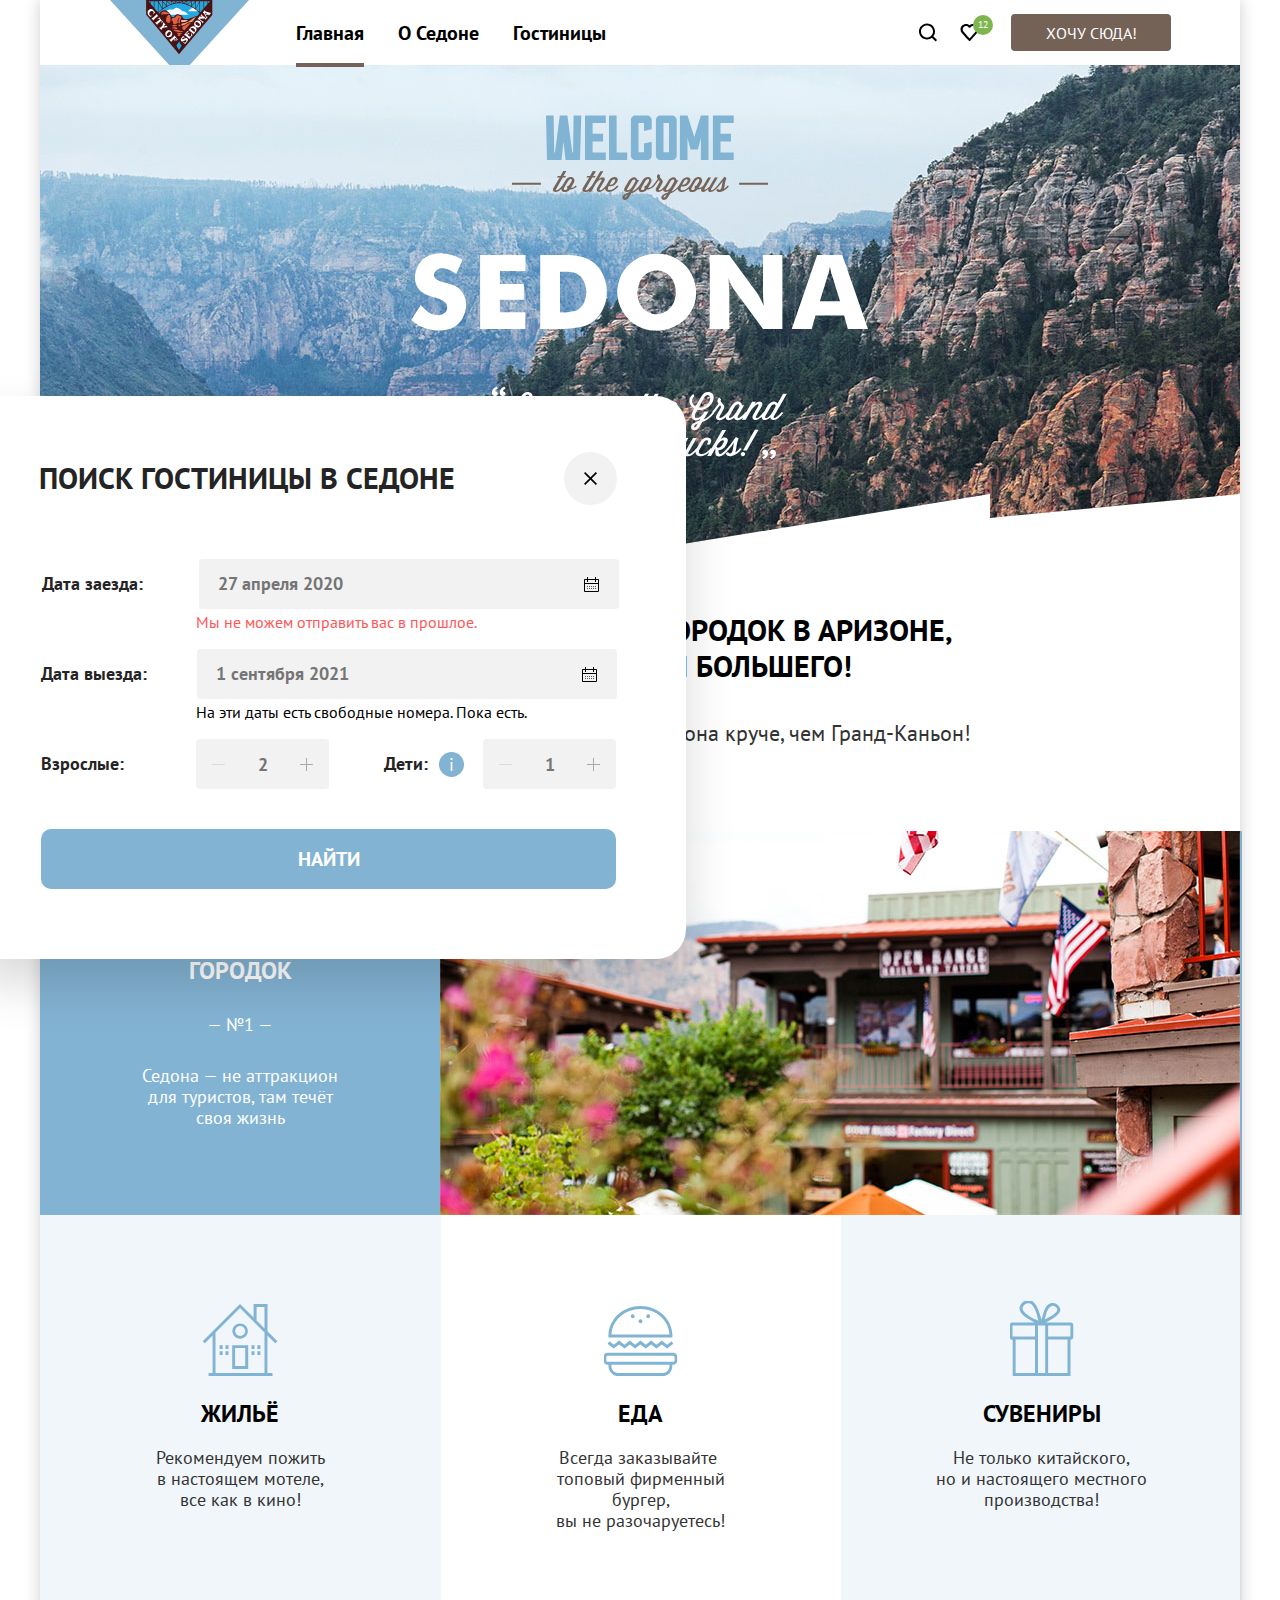
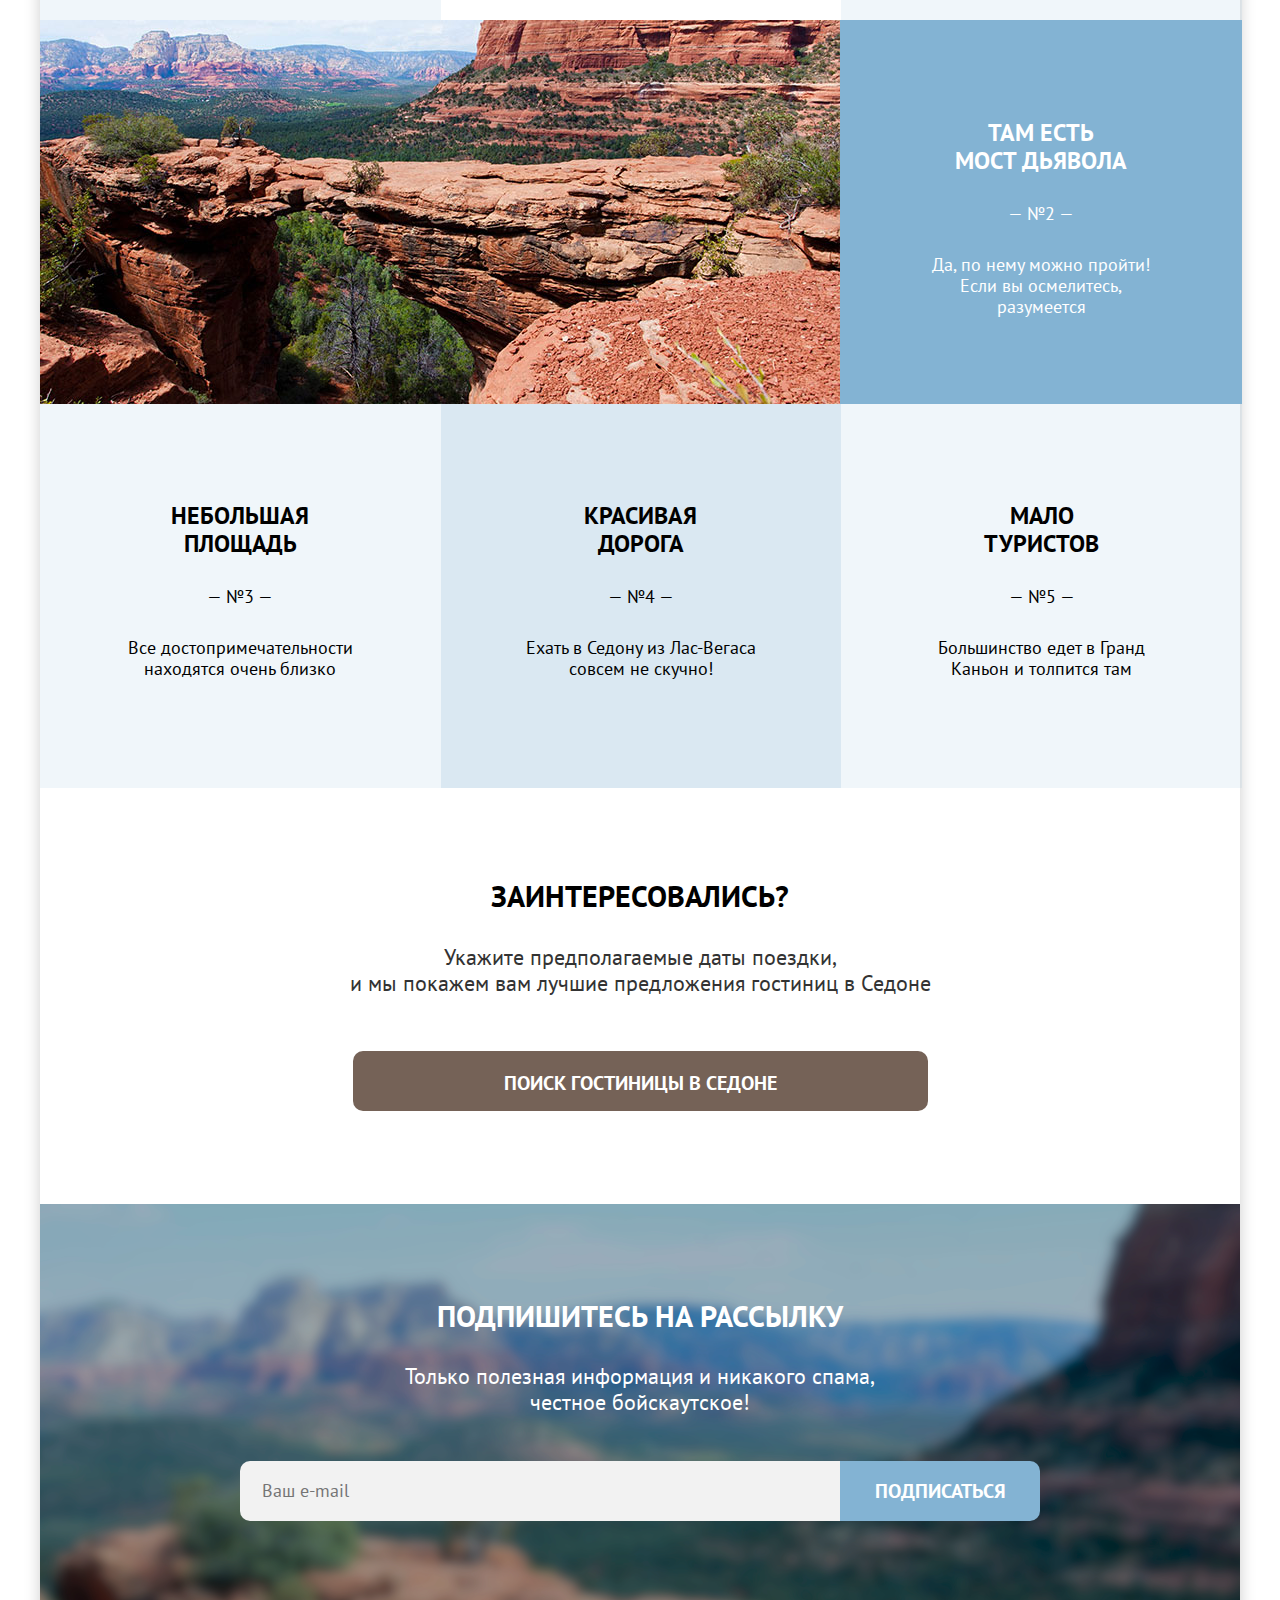
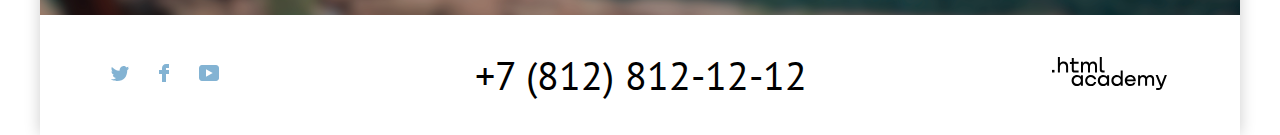
<file: index.html>
<!DOCTYPE html>
<html lang="ru">

<head>
	<meta charset="utf-8">
	<title>HTML Academy: Седона</title>
	<link rel="icon" type="image/ico" href="/image/favicon.ico">
	<link rel="stylesheet" href="css/styles.css">
</head>

<body>
	<div class="container">
		<header class="page-header">
			<div class="page-header__cap">
				<a class="page-header__link" href="#">
					<img class="page-header__logo" src="image/logo.svg" alt="Логотип Sedona" width="139" height="70">
				</a>
				<nav class="page-header__navigation navigation">
					<ul class="navigation__list">
						<li class="navigation__item">
							<a class="navigation__link navigation__link--active" href="index.html">Главная</a>
						</li>
						<li class="navigation__item">
							<a class="navigation__link" href="#">О Седоне</a>
						</li>
						<li class="navigation__item">
							<a class="navigation__link" href="catalog.html">Гостиницы</a>
						</li>
					</ul>
				</nav>
				<div class="page-header__user-nav user-nav">
					<ul class="user-nav__list">
						<li class="user-nav__item">
							<a class="user-nav__link" href="#">
								<svg class="user-nav__search" width="20" height="19" viewBox="0 0 20 19" fill="none"
									xmlns="http://www.w3.org/2000/svg">
									<path
										d="M19.0257 17.05L15.3152 13.35C16.318 12.05 17.02 10.35 17.02 8.44995C17.02 4.04995 13.4098 0.449951 8.99732 0.449951C4.58483 0.449951 0.974609 4.14995 0.974609 8.54995C0.974609 12.95 4.58483 16.55 8.99732 16.55C10.8024 16.55 12.5072 15.95 13.9112 14.85L17.6217 18.55L19.0257 17.05ZM8.99732 14.55C5.68795 14.55 2.98029 11.85 2.98029 8.54995C2.98029 5.24995 5.68795 2.54995 8.99732 2.54995C12.3067 2.54995 15.0143 5.24995 15.0143 8.54995C15.0143 11.85 12.3067 14.55 8.99732 14.55Z"
										fill="currentColor" />
								</svg>
								<span class="visually-hidden">Поиск</span>
							</a>
						</li>
						<li class="user-nav__item user-nav__item--heart">
							<a class="user-nav__link" href="#">
								<svg class="user-nav__heart" width="19" height="17" viewBox="0 0 19 17" fill="none"
									xmlns="http://www.w3.org/2000/svg">
									<path
										d="M9.44382 17C9.14296 17 8.84211 16.9 8.64155 16.6C3.22622 10.5 1.92253 9.1 1.62168 8.7C0.91969 7.8 0.518555 6.6 0.518555 5.4C0.518555 2.4 2.92537 0 6.03416 0C7.33785 0 8.54126 0.5 9.5441 1.3C10.5469 0.5 11.8506 0 13.054 0C16.0625 0 18.5696 2.4 18.5696 5.4C18.5696 6.7 18.0682 7.9 17.266 8.8L10.2461 16.7C10.0455 16.9 9.84495 17 9.44382 17ZM3.42679 7.5C3.72764 7.9 6.93672 11.5 9.5441 14.4L15.7617 7.4C16.2631 6.9 16.4637 6.2 16.4637 5.4C16.4637 3.6 14.9594 2.1 13.1543 2.1C12.1515 2.1 11.1486 2.6 10.4467 3.4C10.1458 3.7 9.84495 3.8 9.5441 3.8C9.24325 3.8 8.9424 3.6 8.74183 3.4C8.03984 2.6 7.037 2.1 6.03416 2.1C4.22906 2.1 2.7248 3.6 2.7248 5.4C2.62452 6.3 3.02565 7 3.42679 7.5C3.3265 7.5 3.3265 7.5 3.42679 7.5Z"
										fill="currentColor" />
								</svg>
								<span class="visually-hidden">Лайк</span>
							</a>
						</li>
						<li class="user-nav__item">
							<button class="user-nav__button" type="button">Хочу сюда!</button>
						</li>
					</ul>
				</div>
			</div>
		</header>
		<main class="page-main">
			<section class="page-main__caption caption">
				<svg class="caption__picture-title" width="458" height="352" viewBox="0 0 458 352" fill="none"
					xmlns="http://www.w3.org/2000/svg">
					<path
						d="M152.3 56.1L149.5 61H146.8L145.9 62.4H148.7L142.6 72.8C141.3 75 142.2 77 144.7 77C146.5 77 148.4 75.7 150.3 73.9C150.3 77.7 155.6 78.4 158.9 74.4H159.6C161.4 74.4 164.2 73.3 165.8 71.5C165.6 71.1 165.1 70.6 164.7 70.5L164.5 70.7C163.1 72.2 161.5 72.9 159.9 72.9L162.7 68.1C164.5 65 162.8 62 160 62C157.7 62 155.9 62.9 154.1 65.9L152.6 68.5L151.4 70.6L151.2 70.8C149 73.3 146.9 75.3 145.6 75.3C144.9 75.3 144.6 74.8 145.3 73.7L151.8 62.5H154.3L155 61H152.5L155.3 56.1H152.3ZM159.8 63.9C160.8 64 161.2 65.2 160.2 66.9L158 70.6H157.9C156.9 70.6 156.1 71.4 156.1 72.4C156.1 72.8 156.2 73.1 156.4 73.4V73.5C155 75.9 151.5 75.5 153.3 72.4L155.6 68.5L157.1 66.1C158 64.5 159.1 63.9 159.8 63.9ZM181.8 56.1L179 61H176.3L175.4 62.4H178.2L172 72.8C170.7 75 171.6 77 174.1 77C175.3 77 176.6 76.4 178 75.4L177.2 76.7H180.2L184.8 68.8C189.4 63 191.5 63.8 190.2 66L186.3 72.7C185 74.9 185.9 76.9 188.4 76.9C190.2 76.9 192.2 75.5 194.1 73.7C194.2 75.6 195.8 76.9 198.2 76.9C201.6 76.9 205 74.3 207.5 71.4C207.3 71 206.8 70.5 206.4 70.4L206.2 70.6C204 73.1 201.2 75.1 199.1 75.1C197.2 75.1 196.1 74 197.5 71.5L197.8 71C199.7 71.8 203.4 71.4 205.7 67.6L206.1 66.9C207.7 64.1 206.2 62.1 203.7 62.1C201.3 62.1 199.3 63.4 198 65.5L195.1 70.5L194.9 70.7C192.7 73.2 190.6 75.2 189.3 75.2C188.6 75.2 188.3 74.7 188.9 73.6L193.3 66.1C194.6 63.8 193.4 62.2 191.7 62.2C190.4 62.2 189 62.9 187.5 64.5L192.3 56.2H189.3L180.9 70.6L180.7 70.8C178.5 73.3 176.4 75.3 175.1 75.3C174.4 75.3 174.1 74.8 174.8 73.7L181.3 62.5H183.8L184.7 61.1H182.2L185 56.2L181.8 56.1ZM203.1 64.3C204.1 64.2 204.6 65.2 203.6 66.9L203.2 67.6C201.8 70 199.8 70 198.7 69.6L200.6 66.2C201.3 65 202.3 64.4 203.1 64.3ZM247.4 58.9C245.7 60.4 245.5 62.1 246.6 63.5L246.9 63.8C245.6 65.7 243.8 68.2 241.8 70.5L241.6 70.7C240.2 72.2 238.6 72.9 237 72.9L239.8 68.1C241.6 65 239.9 62 237.1 62C234.8 62 233 62.9 231.2 65.9L229.7 68.5L228.5 70.6L228.3 70.8C225.8 73.6 223.7 75.5 221.3 76.5L228.1 65.1H226.3C226.3 63.9 225 62.2 223.1 62.2C221.5 62.2 219.2 63.5 217.9 65.6L213.7 72.8C212.4 75 213.3 77 215.8 77C216.6 77 217.7 76.6 218.7 76L217.9 77.4C213.8 78.6 211.3 80.3 211.3 82.5C211.3 85.4 215.7 86 217.9 82.3L220.2 78.4C222.6 77.7 225 76.3 227.4 73.9C227.4 77.7 232.7 78.5 236 74.4H236.7C238.5 74.4 241.3 73.3 242.9 71.5C244.3 69.8 245.5 68.3 247.9 65.1L248.3 65.6C248.7 66.1 248.8 66.7 248.5 67.3L245.3 72.8C244 75 244.9 77 247.4 77C248.9 77 250.6 76 252.2 74.6C252.1 76 253.1 77 254.8 77C255.6 77 256.7 76.6 257.7 76L256.9 77.4C252.8 78.6 250.3 80.3 250.3 82.5C250.3 85.4 254.7 86 256.9 82.3L259.2 78.4C261.7 77.6 264.1 76.2 266.6 73.8C266.7 75.7 268.3 77 270.7 77C273.2 77 275.6 75.6 277.7 73.8C277.6 77.7 283 78.5 286.3 74.4H287C287.9 74.4 289.2 74.1 290.4 73.5C289.6 75.6 290.3 77 292.1 77C293.8 77 295.6 75.5 297.1 74.1C296.8 75.7 297.8 77 299.7 77C302.2 77 305.1 74.4 307.6 71.5C309.3 69.5 310.8 67.5 311.9 66.1C310.7 69.2 311.3 74.8 308.5 74.8C307.5 74.8 307.1 73.7 307.1 73.7L305.2 74.7C305.2 74.7 305.8 77.1 308.5 77.1C308.8 77.1 309.1 77.1 309.3 77H309.4C312.5 76.6 315.5 74.2 317.8 71.6C317.6 71.1 317.1 70.7 316.7 70.6L316.5 70.8C315.4 72 314.2 73.1 312.9 74C313.9 71.2 313.7 66.8 315.5 63L313.2 61.8C312 63.5 309.2 67.4 306.5 70.5L306.3 70.7C304.1 73.2 302 75.2 300.7 75.2C300 75.2 299.7 74.7 300.4 73.6L306.8 62.4H303.8L298.4 71.7C296.1 73.8 294.3 74.9 293.8 74.7C293 74.4 293.8 73.3 294.2 72.6L300.1 62.4H297.1L292.4 70.5L292.2 70.7C290.8 72.2 289.2 72.9 287.6 72.9L290.4 68.1C292.2 65 290.5 62 287.7 62C285.4 62 283.6 62.9 281.8 65.9L280.3 68.5L279.1 70.6L278.9 70.8C276.7 73.3 273.9 75.3 271.8 75.3C269.9 75.3 268.8 74.2 270.2 71.7L270.5 71.2C272.4 72 276.1 71.6 278.4 67.8L278.8 67.1C280.4 64.3 278.9 62.3 276.4 62.3C274 62.3 272 63.6 270.7 65.7L267.8 70.7L267.6 70.9C265.1 73.7 263 75.6 260.6 76.6L267.4 65.2H265.6C265.6 64 264.3 62.3 262.4 62.3C260.8 62.3 258.5 63.6 257.2 65.7L254.3 70.6L254.1 70.8C251.9 73.3 249.8 75.3 248.5 75.3C247.8 75.3 247.5 74.8 248.2 73.7L251.2 68.5C252.2 66.7 251.8 65.6 250.8 64.5L249.1 62.5C248.7 62 248.7 61.4 249.3 60.8L247.4 58.9ZM237.1 63.9C238.1 64 238.6 65.2 237.5 66.9L235.3 70.6H235.2C234.2 70.6 233.4 71.4 233.4 72.4C233.4 72.8 233.5 73.1 233.7 73.4V73.5C232.3 75.9 228.8 75.5 230.6 72.4L232.9 68.5L234.4 66.1C235.3 64.5 236.3 63.9 237.1 63.9ZM287.3 63.9C288.3 64 288.8 65.2 287.7 66.9L285.5 70.6H285.4C284.4 70.6 283.6 71.4 283.6 72.4C283.6 72.8 283.7 73.1 283.9 73.4V73.5C282.5 75.9 279 75.5 280.8 72.4L283.1 68.5L284.6 66.1C285.4 64.5 286.5 63.9 287.3 63.9ZM275.6 64.3C276.6 64.2 277.1 65.2 276.1 66.9L275.7 67.6C274.2 70 272.3 70 271.2 69.6L273.1 66.2C273.8 65 274.8 64.4 275.6 64.3ZM223.2 64.5C224.2 64.5 224.9 65.4 224 66.9L221.7 70.9C219.9 73.8 218 75.2 216.8 75.2C216.1 75.2 215.8 74.7 216.5 73.6L220.7 66.3C221.4 65.1 222.4 64.5 223.2 64.5ZM262.1 64.5C263.1 64.5 263.8 65.4 262.9 66.9L260.6 70.9C258.8 73.8 256.9 75.2 255.7 75.2C255 75.2 254.7 74.7 255.4 73.6L259.6 66.3C260.3 65.1 261.3 64.5 262.1 64.5ZM216.8 79.4L215.4 81.8C214.8 82.9 213.7 82.7 213.7 81.9C213.7 81.2 214.5 80.3 216.8 79.4ZM255.7 79.4L254.3 81.8C253.7 82.9 252.6 82.7 252.6 81.9C252.7 81.2 253.4 80.3 255.7 79.4ZM101 67.8H129.9V69.7H101V67.8ZM328.1 67.8H357V69.7H328.1V67.8Z"
						fill="#766458" />
					<path
						d="M322.7 37.4V45.1H301.9V0.400002H322.7V8H309.5V18.8H320V26.5H309.5V37.4H322.7ZM289.9 0.400002H297.5V45.1H289.9V23.1L286.9 34.5H279.5L276.5 23.1V45.1H268.9V0.400002H276.5L283.3 22L289.9 0.400002ZM258 8H252.5V37.3H258V8ZM261 0.400002C263.5 0.400002 265.7 2.5 265.7 5.1V40.4C265.7 43 263.5 45.1 261 45.1H249.6C247 45.1 244.9 42.9 244.9 40.4V5.1C244.9 2.5 247 0.400002 249.6 0.400002H261ZM233 28.6L240.7 26.8V40.4C240.7 43 238.5 45.1 236 45.1H224.6C222 45.1 219.9 42.9 219.9 40.4V5.1C219.9 2.5 222 0.400002 224.6 0.400002H236C238.5 0.400002 240.7 2.5 240.7 5.1V14.2L233 16V8H227.5V37.3H233V28.6ZM216.2 37.4V45.1H198V0.400002H205.6V37.4H216.2ZM194.8 37.4V45.1H174V0.400002H194.8V8H181.6V18.8H192.1V26.5H181.6V37.4H194.8ZM162.6 0.400002H170.3L169 45.1H154.5L152.5 26.6L150.5 45.1H136L135 0.400002H142.6L143.2 37.4H144L148.8 0.400002H156.4L161.3 37.4H162.1L162.6 0.400002Z"
						fill="#81B3D3" />
					<path
						d="M380.7 213.9L406.1 139.9H431.3L457 213.9H436.8L433.1 200.5H404.5L400.7 213.9H380.7ZM416.4 161.8L408.9 186.3H429L421.5 161.8C421.1 160.6 420.7 159.4 420.3 158.2C420 156.9 419.7 155.7 419.5 154.4C419.3 153.9 419.2 153.5 419.2 153.1C419.1 152.6 419 152.2 419 151.8C418.9 152.2 418.8 152.6 418.7 153.1C418.6 153.5 418.5 153.9 418.5 154.4C418.4 154.6 418.4 154.7 418.4 154.9C418.4 155 418.4 155.1 418.3 155.2C418.1 156.3 417.8 157.5 417.5 158.6C417 159.6 416.7 160.7 416.4 161.8ZM298.7 213.9V139.9H318.2L346.1 177.9C346.8 179 347.5 180.2 348.1 181.4C348.8 182.6 349.5 183.8 350.1 185L351.5 188C352 189 352.4 190 352.9 190.9C352.8 190.1 352.7 189.3 352.6 188.5C352.5 187.7 352.4 186.9 352.4 186.1C352.2 184.5 352.1 182.9 352.1 181.3C352 179.6 352 178 352 176.3V140H371.4V214H352L323.9 175.8C323.1 174.9 322.4 173.8 321.7 172.5C321 171.2 320.3 169.8 319.7 168.4C319.3 167.4 318.8 166.5 318.3 165.5C317.9 164.6 317.6 163.6 317.1 162.7C317.5 165.1 317.8 167.5 318 170C318.2 172.5 318.3 175 318.3 177.4V213.9H298.7ZM210.7 159C214.3 152.4 219.2 147.4 225.6 143.9C232 140.4 238.6 138.7 245.5 138.7C246.4 138.7 247.4 138.7 248.3 138.8C249.3 138.9 250.3 139 251.2 139C254.1 139.4 256.9 140.1 259.7 141.1C262.6 142.1 265.3 143.4 267.8 145C273.3 148.6 277.6 153.3 280.6 159.3C283.6 165.2 285.1 171.3 285.1 177.8C285.1 178.6 285.1 179.4 285 180.2C285 181 284.9 181.7 284.8 182.5C284.6 184.2 284.3 185.8 283.9 187.4C283.5 189 283 190.5 282.4 192C279.1 199.5 274.1 205.4 267.2 209.5C260.3 213.6 253.1 215.7 245.5 215.7C245 215.7 244.4 215.7 243.9 215.6H242.4C239.7 215.4 237.1 214.9 234.5 214.2C231.9 213.5 229.4 212.5 227.1 211.3C220.6 207.9 215.5 203.1 211.8 196.8C208.1 190.5 206.2 183.9 206.2 177.1C206.2 176.1 206.2 175.1 206.3 174.1C206.4 173.1 206.5 172 206.8 171C207.2 169 207.7 166.9 208.4 165C208.8 162.8 209.7 160.9 210.7 159ZM263.5 185.6C263.7 184.8 263.9 184 264.1 183.2C264.3 182.3 264.5 181.5 264.6 180.6C264.7 180.1 264.7 179.5 264.7 179C264.8 178.5 264.8 178 264.8 177.5C264.8 177 264.8 176.6 264.7 176.1V174.7C264.3 171.4 263.3 168.2 261.7 165.1C260.1 162 257.8 159.6 255 157.9C254.2 157.5 253.5 157.2 252.7 156.9C251.9 156.6 251.2 156.3 250.4 156.1C249.6 155.9 248.9 155.8 248.1 155.8C247.3 155.6 246.6 155.6 245.8 155.6C241.9 155.6 238.2 156.8 234.9 159.3C231.6 161.8 229.2 165.1 227.9 169.2L227.7 169.7V170.2C227.5 170.9 227.3 171.7 227.1 172.4C226.9 173.1 226.8 173.8 226.6 174.6L226.4 176.2V178.6C226.4 178.8 226.4 179.1 226.5 179.4C226.7 183.5 228 187.4 230.2 191.1C232.5 194.7 235.7 197.1 239.7 198.3L241.1 198.8C241.6 198.9 242.1 199 242.6 199L244 199.2H245.4C249.5 199.2 253.2 198 256.4 195.6C259.7 193 262.1 189.7 263.5 185.6ZM181.4 207C177.8 209.5 173.8 211.2 169.6 212.1C165.4 213 161 213.6 156.7 213.8C155.5 213.9 154.2 213.9 153 213.9H129.2V139.9H154.3C155.5 139.9 156.7 139.9 157.9 140C162.1 140.2 166.2 140.8 170.2 141.7C174.3 142.6 178.1 144.4 181.5 146.8C185.8 149.8 189.2 153.8 191.6 158.8C194 163.8 195.4 168.9 195.7 174.1C195.8 174.6 195.8 175 195.8 175.5V178.4C195.6 183.9 194.3 189.2 191.9 194.3C189.5 199.4 185.9 203.7 181.4 207ZM149 197.3C149.2 197.3 149.5 197.3 149.7 197.4H150.5C150.8 197.4 151.1 197.4 151.3 197.5H154.4C155.3 197.4 156.1 197.3 156.8 197.3C158.8 197.1 160.8 196.8 162.7 196.3C164.6 195.8 166.4 194.9 167.9 193.9C170.4 192.1 172.2 189.7 173.4 186.7C174.6 183.6 175.3 180.4 175.3 177.1V176.2C175.3 175.9 175.3 175.6 175.2 175.3C175 172.4 174.3 169.5 173.1 166.8C171.9 164 170.2 161.8 168 160.2C166.4 158.9 164.5 158 162.5 157.5C160.5 157 158.5 156.8 156.5 156.7H149V197.3ZM69.1 213.9V139.9H114.5V156H88.9V169H112.9V184.8H88.9V197.3H114.4V213.9H69.1ZM9.70005 190.1C9.80005 190.2 9.80005 190.3 9.80005 190.3C9.90005 190.3 10 190.3 10 190.4C12.1 192.7 14.5 194.9 17.1 196.9C19.7001 198.8 22.8001 199.9 26.2001 200C26.3001 200 26.4 200 26.4 200.1H26.7001C26.8001 200.1 26.9 200.1 26.9 200.2H28.2001C28.6 200.1 28.9001 200 29.2001 200C30.4001 199.8 31.6 199.3 32.7001 198.6C33.9001 197.9 34.8001 197.1 35.4001 196L35.6 195.5L35.8 195C36 194.5 36.1 194 36.1 193.5C36.2 193 36.2001 192.6 36.2001 192.2C36.2001 190.1 35.3001 188.4 33.4001 187C31.7001 185.6 29.7001 184.4 27.6 183.6C26.8001 183.3 26 183.1 25.2001 182.9C24.5 182.7 23.7001 182.5 23 182.3H22.8C22.7 182.2 22.6 182.2 22.6 182.2C18.8001 181.3 15.2 179.8 11.9 177.8C8.60005 175.7 6.30005 172.7 5.00005 168.9C4.80005 168.1 4.50005 167.3 4.30005 166.5C4.10005 165.6 4.00005 164.7 4.00005 163.8C4.00005 163.7 4.00005 163.4 4.00005 163.2V160.4C4.10005 159.8 4.20005 159.2 4.30005 158.5C4.50005 156.9 4.90005 155.4 5.50005 153.9C6.00005 152.4 6.70005 151 7.60005 149.7C10.1 145.6 13.3 142.7 17.1 140.9C21 139.1 25.2001 138.2 29.4 138.2C30.4 138.2 31.4001 138.3 32.4001 138.4C33.5 138.5 34.6001 138.6 35.7001 138.7C38.5 139.2 41.3001 140 43.9001 141C46.7001 142.1 49.2 143.4 51.6 144.8L45.2001 159.1C43.1001 157.6 40.9 156.2 38.6 155C36.3 153.8 33.8 153.3 31.1 153.3H30.2001C28.4001 153.5 26.8001 154.3 25.2001 155.7C23.7001 157 22.9 158.4 22.9 160V160.7C23 160.9 23.1 161.2 23.2001 161.4C23.4001 161.9 23.6 162.4 24 162.9C24.4 163.4 24.8 163.8 25.3 164.2C26.2 164.9 27.4 165.6 29 166.2C30.6 166.7 32.3 167.3 34.1 167.8C35.6 168.2 37 168.6 38.4001 169C39.8001 169.3 41 169.6 41.9001 169.9C46.2001 171.4 49.5 174 51.7001 177.7C53.9001 181.3 55 185.1 55.1 189.1V189.7C55.1 190.2 55.1 190.6 55 191.1V192.4C54.5 196.4 53.2 200.3 51.1 203.9C49 207.5 46.2 210.3 42.6 212.3C41.3 212.9 39.9001 213.5 38.5 213.9C37.1 214.3 35.7001 214.6 34.3 214.9C33.2001 215.1 32 215.3 30.8 215.4C29.7 215.6 28.6 215.6 27.4 215.6H26C21.4 215.4 16.8 214.4 12.3 212.6C7.80005 210.7 3.80005 208.1 0.300049 204.9L9.70005 190.1ZM351.3 337.2C351.3 336.9 351.4 336.6 351.5 336.3C351.6 336 351.8 335.7 352 335.5C352.2 335.3 352.5 335.1 352.8 334.9C353.1 334.8 353.5 334.7 353.9 334.7C354.4 334.7 354.8 334.8 355.2 335C355.6 335.2 356 335.4 356.3 335.7C356.5 336 356.7 336.3 356.9 336.7C357 337.1 357.1 337.5 357.1 338C357.1 338.9 356.9 339.6 356.6 340.4C356.3 341.1 355.9 341.8 355.3 342.3C355 342.6 354.8 342.8 354.5 343C354.2 343.2 353.9 343.4 353.6 343.5C353.3 343.6 353.1 343.8 352.9 343.9C352.8 344 352.7 344 352.5 344.1L351.1 342.1C351.3 342 351.6 341.9 351.9 341.7C352.2 341.6 352.5 341.4 352.8 341.2C353.1 341 353.3 340.7 353.5 340.4C353.7 340.1 353.8 339.8 353.8 339.4C353.2 339.4 352.6 339.2 352.1 338.8C351.5 338.5 351.3 338 351.3 337.2ZM359.1 337.2C359.1 336.9 359.2 336.6 359.3 336.3C359.4 336 359.6 335.7 359.8 335.5C360 335.3 360.3 335.1 360.6 334.9C360.9 334.8 361.3 334.7 361.7 334.7C362.2 334.7 362.6 334.8 363 335C363.4 335.2 363.8 335.4 364.1 335.7C364.3 336 364.5 336.3 364.7 336.7C364.8 337.1 364.9 337.5 364.9 338C364.9 338.8 364.8 339.6 364.4 340.4C364.1 341.1 363.7 341.8 363.1 342.3C362.8 342.6 362.6 342.8 362.3 343C362 343.2 361.7 343.4 361.4 343.5C361.1 343.6 360.9 343.8 360.7 343.9C360.6 344 360.5 344 360.3 344.1L359 342.1C359.2 342 359.5 341.9 359.8 341.7C360.1 341.6 360.4 341.4 360.7 341.2C361 341 361.2 340.7 361.4 340.4C361.6 340.1 361.7 339.8 361.7 339.4C361.1 339.4 360.5 339.2 360 338.8C359.3 338.5 359.1 338 359.1 337.2ZM94.5 278.5C94.5 278.8 94.4 279.1 94.3 279.4C94.2001 279.7 94 280 93.8 280.2C93.3 280.7 92.6 281 91.9 281C91.5 281 91 280.9 90.6 280.7C90.2 280.5 89.8 280.3 89.5 280C89.2 279.7 89 279.3 88.9 279C88.8 278.6 88.7 278.2 88.7 277.7C88.7 276.8 88.9 276.1 89.2 275.3C89.5 274.6 89.9 273.9 90.5 273.4C90.8 273.1 91 272.9 91.3 272.7C91.6001 272.5 91.9 272.3 92.2 272.2C92.5 272.1 92.7001 271.9 92.9 271.8C93.1 271.7 93.2001 271.7 93.3 271.6L94.6 273.6C94.3 273.7 94 273.8 93.8 274C93.5 274.1 93.2001 274.3 92.9 274.5C92.6 274.7 92.4 275 92.2 275.3C92 275.6 91.9 275.9 91.9 276.3C92.6 276.3 93.1 276.5 93.6 276.9C94.3 277.3 94.5 277.8 94.5 278.5ZM86.7 278.5C86.7 279.1 86.5 279.7 86 280.2C85.8 280.4 85.5 280.6 85.2 280.8C84.9 280.9 84.5 281 84.1 281C83.7 281 83.2001 280.9 82.8 280.7C82.4 280.5 82 280.3 81.7 280C81.4 279.7 81.2 279.3 81.1 279C81 278.6 80.9 278.2 80.9 277.7C80.9 276.8 81.1 276.1 81.4 275.3C81.7001 274.6 82.1 273.9 82.7 273.4C82.9 273.2 83.2 272.9 83.5 272.7C83.8 272.5 84.1 272.3 84.4 272.2C84.7001 272.1 84.9 271.9 85.1 271.8C85.3 271.7 85.4 271.7 85.5 271.6L86.8 273.6C86.6001 273.7 86.3 273.8 86 274C85.7 274.1 85.4 274.3 85.1 274.5C84.8 274.7 84.6 275 84.4 275.3C84.2001 275.6 84.1 275.9 84.1 276.3C84.8 276.3 85.3 276.5 85.8 276.9C86.4 277.3 86.7 277.8 86.7 278.5ZM332 335.4H335.8L347.6 314.8H343.8L332 335.4ZM331.9 336.9C330.7 336.9 329.7 337.9 329.7 339.1C329.7 340.3 330.6 341.3 331.9 341.3C333.1 341.3 334.1 340.4 334.1 339.1C334.1 337.8 333.1 336.9 331.9 336.9ZM305.5 331.4L306.6 329.5C311 323.4 313.9 325.1 312.6 327.4L310.8 330.5C309.7 332.4 306.3 333.8 305.5 331.4ZM330.6 334.3C330.4 333.7 329.7 333.1 329.2 333L328.9 333.3C327.6 334.9 326 336.2 324.4 337.4C325.6 333.8 325.3 328.3 327.7 323.4L324.9 321.9C323.3 324 319.9 329 316.5 333L316.2 333.3C313.5 336.5 310.8 339 309.2 339C308.4 339 307.6 338.2 307.6 336.5V334.9C310.3 335.2 313.1 333.5 314.8 330.4L315.8 328.7C319.3 322.7 313.6 320.7 309.7 324.2L315.1 314.9H311.3L300.5 333.6C300.3 333.4 300.1 333.3 299.8 333.1L299.5 333.4C296.8 336.6 293.3 339.1 290.6 339.1C288.3 339.1 286.9 337.6 288.6 334.6L292.5 327.8C294.7 324.1 298.5 324.7 296.3 328.6L295.8 329.5H298.9L299.4 328.6C301.4 325.1 299.5 322.5 296.4 322.5C293.3 322.5 290.9 324.1 289.3 326.9L285.6 333.3C285.5 333.3 285.4 333.2 285.4 333.2L285.1 333.5C282.4 336.7 279.7 339.2 278.1 339.2C277.3 339.2 276.8 338.6 277.7 337.1L285.8 323H282L275.3 334.7C272.4 337.3 270.2 338.8 269.5 338.4C268.6 338 269.5 336.6 270 335.8L277.4 322.9H273.6L266.3 335.6C265.5 336.3 263.9 337 263.1 337.5C264.3 333.9 264 328.4 266.4 323.5L263.6 322C262 324.1 253.3 335.7 249.9 339.7C250.2 340.2 250.8 340.6 251.3 341C253.4 338.5 260.6 329.3 262 327.5C260.5 331.4 261.3 338.5 257.7 338.5C256.4 338.5 255.9 337.1 255.9 337.1L253.5 338.3C253.5 338.3 254.2 341.3 257.6 341.3C258 341.3 258.3 341.3 258.7 341.2H258.8C260.7 340.9 263.4 340.1 265.2 338.8C265.2 340.3 266.1 341.3 267.7 341.3C269.8 341.3 272.1 339.4 273.9 337.7C273.5 339.7 274.7 341.3 277.1 341.3C279.4 341.3 282.1 339.4 284.5 336.9C284.5 339.4 286.5 341.3 289.6 341.3C292.7 341.3 295.7 339.6 298.3 337.3L296.2 341H300L304.3 333.5V336.5C304.3 339.7 304.9 341.4 308 341.4C311.1 341.4 314.7 338.1 317.8 334.4C319.9 331.9 321.8 329.3 323.2 327.5C321.7 331.4 322.5 338.5 318.9 338.5C317.6 338.5 317.1 337.1 317.1 337.1L314.7 338.3C314.7 338.3 315.4 341.3 318.8 341.3C319.2 341.3 319.5 341.3 319.9 341.2H320C324 340.7 327.8 337.6 330.6 334.3ZM216 333.2H215.8C214.6 333.2 213.6 334.2 213.6 335.5C213.6 336 213.7 336.4 214 336.8V336.9C212.2 339.9 207.9 339.4 210.1 335.4L213 330.4L214.8 327.3C217.5 322.8 221.1 324.6 218.8 328.5L216 333.2ZM190.6 347.4C189.8 348.8 188.5 348.6 188.5 347.6C188.5 346.6 189.4 345.5 192.3 344.4L190.6 347.4ZM161.8 333.6C159.5 337.2 157.3 338.9 155.7 338.9C154.9 338.9 154.4 338.3 155.3 336.8L160.6 327.6C162.6 324.1 166.7 325 164.8 328.4L161.8 333.6ZM149.8 318.9C150.9 317 152.2 316.1 153.2 316.1C154.6 316.1 155.3 317 155.3 318.4C155.3 321.9 150.9 329.2 145.1 328.3H144.3L149.8 318.9ZM242.6 333L242.3 333.3C239.6 336.5 236.9 339 235.3 339C234.5 339 234 338.4 234.9 336.9L240.3 327.3C241.9 324.4 240.4 322.4 238.3 322.4C236.7 322.4 235 323.3 233.1 325.2L234.5 322.7H230.7L224.6 333.2C224.4 333.1 224.3 333 224.1 332.9L223.8 333.2C222.1 335.1 220 336 218.1 336L221.7 329.9C224 325.9 221.9 322.2 218.3 322.2C215.4 322.2 213.1 323.4 211 327.1L209.1 330.3L207.5 333.1C207.4 333 207.3 333 207.2 332.9L206.9 333.2C203.8 336.8 201.1 339.1 198.1 340.4L208.5 322.7H204.7L198 334.3C195.1 337 192.8 338.5 192.1 338.2C191.2 337.8 192.1 336.4 192.6 335.6L200 322.7H196.2L190.2 333.1C190.1 333 190 333 189.9 332.9L189.6 333.2C186.9 336.4 184.2 338.9 182.6 338.9C181.8 338.9 181.3 338.3 182.2 336.8L187.6 327.2C189.2 324.3 187.7 322.3 185.6 322.3C184 322.3 182.3 323.2 180.4 325.1L181.8 322.6H178L172 333C171.9 332.9 171.8 332.9 171.6 332.8L171.3 333.1C168.6 336.3 165.9 338.8 164.3 338.8C163.5 338.8 163 338.2 163.9 336.7L170 326H167.9C168 324.4 166.4 322.2 163.9 322.2C161.9 322.2 159 323.8 157.4 326.6L153.5 333.3C153.2 333.1 152.9 332.9 152.7 332.8L152.4 333.1C149.7 336.3 147.6 338.8 143.8 338.8C141.2 338.8 139.7 336.2 141.9 332.4L143 330.5C143.7 330.6 144.4 330.7 145.1 330.7C149.1 330.7 153.7 328.6 156.7 323.4C157.8 321.5 158.2 319.8 158.2 318.3C158.2 314.9 156 312.7 153.2 312.7C151.1 312.7 148.7 314.2 147 317.1L141.1 327.2C138.9 326 137.7 323.9 137.7 321.8C137.7 320.1 138.5 318.3 140.1 317L138.9 314.8C136.2 316.7 135 319.3 135 321.8C135 324.8 136.7 327.7 139.8 329.3L138.7 331.3C136 335.9 137.6 341 142.9 341C147.1 341 149 339.1 151.6 336.6C150.8 339 152 341 154.6 341C156.1 341 158 340 159.8 338.5C160 340 161.1 341 163.1 341C164.9 341 166.9 339.9 168.8 338.2L167.4 340.6H171.2L177 330.5C182.8 323.3 185.4 324.2 183.7 327L178.8 335.5C177.2 338.3 178.3 340.9 181.4 340.9C183.4 340.9 185.7 339.5 187.8 337.5C187.3 339.6 188.3 340.9 190.2 340.9C192 340.9 194.1 339.4 195.8 337.9L193.7 341.5C188.6 343 185.4 345.1 185.4 348C185.4 351.6 191 352.4 193.7 347.7L196.6 342.7C199.8 341.7 202.9 339.7 206.1 336.5C205.6 341.8 212.6 343 216.8 337.6H217.6C219 337.6 220.8 337.1 222.5 336.1L220 340.5H223.8L229.6 330.4C235.4 323.2 238 324.1 236.3 326.9L231.4 335.4C229.8 338.2 230.9 340.8 234 340.8C237.1 340.8 240.7 337.5 243.8 333.8C243.7 333.8 243.1 333.2 242.6 333ZM361.2 297.4C358.9 301.1 356.6 302.9 355 302.9C354.2 302.9 353.7 302.3 354.6 300.8L359.9 291.6C361.9 288.1 366 289 364.1 292.4L361.2 297.4ZM325 297.6C322.7 301.2 320.5 302.9 318.9 302.9C318.1 302.9 317.6 302.3 318.5 300.8L323.8 291.6C325.8 288.1 329.9 289 328 292.4L325 297.6ZM285.1 311.4C284.3 312.8 283 312.6 283 311.6C283 310.6 283.9 309.5 286.8 308.4L285.1 311.4ZM293.1 282.9C294.2 281 295.5 280.1 296.5 280.1C302.5 280.1 298 294.5 288.4 292.3H287.6L293.1 282.9ZM370.8 297L370.5 297.3C367.8 300.5 365.1 303 363.5 303C362.7 303 362.2 302.4 363.1 300.9L375.9 278.8H372.1L366.5 288.4C365.8 287.3 364.6 286.4 363 286.4C361 286.4 358.1 288 356.5 290.8L352.8 297.2C352.7 297.2 352.6 297.1 352.6 297.1L352.3 297.4C349.6 300.6 347.3 303.1 345.6 303.1C344.8 303.1 344.3 302.5 345.2 301L350.7 291.4C352.3 288.5 350.8 286.5 348.7 286.5C347.1 286.5 345.4 287.4 343.5 289.3L344.9 286.8H341.1L335.1 297.2C335 297.1 334.9 297.1 334.7 297L334.4 297.3C331.7 300.5 329 303 327.4 303C326.6 303 326.1 302.4 327 300.9L333.1 290.2H331C331.1 288.6 329.5 286.4 327 286.4C325 286.4 322.1 288 320.5 290.8L316.8 297.1L316.6 297.3C313.9 300.5 310.8 303 309.2 303C308.4 303 307.9 302.4 308.8 300.9L312.6 294.3C313.9 292 313.3 290.7 312.1 289.2L310 286.7C309.5 286 309.5 285.2 310.2 284.5L308.2 282.4C306.1 284.3 305.9 286.5 307.2 288.2L307.5 288.6C305.8 291 303.6 294.2 301.1 297.1C301.2 297.2 301.3 297.3 301.4 297.4C298.3 301 295.6 303.3 292.7 304.6L297.5 296.4H293.7L293.3 297.1C291.3 300.6 289 303.1 286.1 303.1C283.5 303.1 283.1 300.5 285.3 296.7L286.4 294.8C287.1 294.9 287.8 295 288.5 295C301.9 295 308.4 277 296.6 277C294.5 277 292.1 278.5 290.4 281.4L284.5 291.5C282.3 290.3 281.1 288.2 281.1 286.1C281.1 284.4 281.9 282.6 283.5 281.3L282.3 279.1C279.6 281 278.4 283.6 278.4 286.1C278.4 289.1 280.1 292 283.2 293.6L282.1 295.6C279.4 300.2 279.9 305.3 285.3 305.3C286.9 305.3 288.2 304.8 289.4 304.1L288.4 305.8C283.3 307.4 280.1 309.4 280.1 312.3C280.1 315.9 285.7 316.7 288.4 312L291.3 307C295.2 305.8 299.1 303.1 303.2 298.3C303.1 298.2 303.1 298.1 303 297.9C304.7 295.9 306.1 294 309 290.2L309.5 290.8C310 291.4 310.2 292.2 309.7 292.9L305.7 299.8C304.1 302.6 305.2 305.2 308.3 305.2C310.2 305.2 312.6 304 314.7 302.2C314.7 303.9 315.8 305.2 318 305.2C319.5 305.2 321.4 304.2 323.2 302.7C323.4 304.2 324.5 305.2 326.5 305.2C328.3 305.2 330.3 304.1 332.2 302.4L330.8 304.8H334.6L340.4 294.7C346.2 287.5 348.8 288.4 347.1 291.2L342.2 299.7C340.6 302.5 341.7 305.1 344.8 305.1C346.8 305.1 348.6 303.7 350.8 301.8C350.6 303.7 351.8 305.1 354.1 305.1C355.6 305.1 357.5 304.1 359.3 302.6C359.5 304.1 360.6 305.1 362.6 305.1C365.7 305.1 369.3 301.8 372.4 298.1C371.9 297.8 371.3 297.2 370.8 297ZM258.5 291.7C260.7 288 264.5 288.6 262.3 292.5L261.8 293.4C260 296.5 257.5 296.4 256.1 295.9L258.5 291.7ZM255.5 305.3C259.8 305.3 264 302 267.2 298.3C266.9 297.8 266.3 297.2 265.8 297L265.5 297.3C262.8 300.5 259.3 303 256.6 303C254.3 303 252.9 301.5 254.6 298.5L255 297.8C257.4 298.8 262 298.3 264.8 293.4L265.3 292.5C267.3 289 265.4 286.4 262.3 286.4C259.3 286.4 256.8 288 255.2 290.8L251.5 297.1C251.5 297.1 251.4 297.1 251.4 297L251.1 297.3C248.4 300.5 245.7 303 244.1 303C243.3 303 242.8 302.4 243.7 300.9L249.1 291.3C250.7 288.4 249.2 286.4 247.1 286.4C245.5 286.4 243.7 287.3 241.8 289.3L247.8 278.8H244L233.3 297.3C233.2 297.2 233 297.1 232.9 297L232.6 297.3C229.9 300.5 227.2 303 225.6 303C224.8 303 224.3 302.4 225.2 300.9L233.3 286.8H236.4L237.5 285H234.4L238 278.8H234.2L230.6 285H227.2L226.1 286.8H229.5L221.9 300C220.3 302.8 221.4 305.4 224.5 305.4C226.4 305.4 228.4 304.2 230.4 302.4L228.9 305H232.7L238.4 295C244.2 287.7 246.8 288.6 245.2 291.4L240.3 299.9C238.7 302.7 239.8 305.3 242.9 305.3C245.2 305.3 247.7 303.5 250.2 301.1C250.4 303.5 252.4 305.3 255.5 305.3ZM128 291.7C130.2 288 134 288.6 131.8 292.5L131.3 293.4C129.5 296.5 127 296.4 125.6 295.9L128 291.7ZM151.1 300.9L156.4 291.7C158.4 288.2 162.5 289.1 160.6 292.5L157.7 297.7C155.4 301.3 153.2 303 151.6 303C150.7 302.9 150.2 302.4 151.1 300.9ZM205.1 291.7C207.3 288 211.1 288.6 208.9 292.5L208.4 293.4C206.6 296.5 204.2 296.4 202.7 295.9L205.1 291.7ZM147.3 301.2C146.7 303.4 147.9 305.3 150.4 305.3C151.9 305.3 153.8 304.3 155.6 302.8C155.8 304.3 156.9 305.3 158.9 305.3C160.9 305.3 163.1 303.9 165.3 302C164.9 304 165.8 305.3 167.7 305.3C169.8 305.3 172.1 303.4 173.9 301.7C173.5 303.7 174.7 305.3 177.1 305.3C180.2 305.3 183.8 302 186.9 298.3C186.9 298.3 186.8 298.2 186.8 298.1C188.9 295.7 190.7 293.1 192 291.3C190.5 295.2 191.3 302.3 187.7 302.3C186.4 302.3 185.9 300.9 185.9 300.9L183.5 302.1C183.5 302.1 184.2 305.2 187.6 305.2C188 305.2 188.3 305.2 188.7 305.1H188.8C191.6 304.7 194.3 303 196.7 300.9C196.8 303.4 198.7 305.2 201.8 305.2C206.1 305.2 210.3 301.9 213.5 298.2C213.2 297.7 212.6 297.1 212.1 296.9L211.8 297.2C209.1 300.4 205.6 302.9 202.9 302.9C200.6 302.9 199.2 301.4 200.9 298.4L201.3 297.7C203.7 298.7 208.3 298.2 211.1 293.3L211.6 292.4C213.6 288.9 211.7 286.3 208.6 286.3C205.5 286.3 203.1 287.9 201.5 290.7L197.8 297H197.7L197.4 297.3C196.1 298.9 194.5 300.2 192.9 301.4C194.1 297.8 193.8 292.3 196.2 287.4L193.4 285.9C191.8 288 188.4 293 185 297L185.1 297.1L185 297.3C182.3 300.5 179.6 303 178 303C177.2 303 176.7 302.4 177.6 300.9L185.7 286.8H181.9L175.2 298.5C172.3 301.1 170.1 302.6 169.4 302.2C168.5 301.8 169.4 300.4 169.9 299.6L177.3 286.7H173.5L167.5 297.1C167.4 297 167.3 297 167.2 296.9L166.9 297.2C164.2 300.4 161.5 302.9 159.9 302.9C159.1 302.9 158.6 302.3 159.5 300.8L165.6 290.1H163.5C163.6 288.5 162 286.3 159.5 286.3C157.5 286.3 154.6 287.9 153 290.7L149.2 297.3C149 297.2 148.8 297 148.6 296.9L148.3 297.2C145.6 300.4 142.4 302.9 139.8 302.9C137.5 302.9 136.1 301.4 137.8 298.4L141.7 291.6C143.9 287.9 147.7 288.5 145.5 292.4L145 293.3H148.1L148.6 292.4C150.6 288.9 148.7 286.3 145.6 286.3C142.5 286.3 140.5 287.9 138.9 290.7L135.1 297.1C135 297 134.9 297 134.8 296.9L134.5 297.2C131.8 300.4 128.6 302.9 125.9 302.9C123.6 302.9 122.2 301.4 123.9 298.4L124.3 297.7C126.7 298.7 131.3 298.2 134.1 293.3L134.6 292.4C136.6 288.9 134.7 286.3 131.6 286.3C128.5 286.3 126.1 287.9 124.5 290.7L120.5 297.5C118.1 301.5 120.2 305.2 124.6 305.2C127.9 305.2 130.6 303.2 133.4 300.6C133.3 303.2 135.3 305.2 138.5 305.2C141.9 305.3 144.6 303.5 147.3 301.2ZM110.4 287.2L113.5 282C116.3 277.2 119.8 280 117.9 283.6C116.4 286.3 114.3 287.2 110.4 287.2ZM106.3 304.5C104 304.5 102.3 304 100.9 303.2C101.6 302.4 102.2 301.5 102.8 300.5L109.2 289.5L110.2 289.6C119 291.4 115.5 304.5 106.3 304.5ZM115.7 289C123.3 286.4 123.9 276.9 116.4 276.9C114.3 276.9 111.9 278.4 110.2 281.3L100 298.9C99.6 299.7 99.1 300.4 98.5 301C95.9 297.4 96.6001 292 100.3 289.7L98.8 287.8C90.9 292.8 93.2001 307.4 106.4 307.4C117.7 307.4 122.9 293.8 115.7 289Z"
						fill="white" />
				</svg>
				<svg class="caption__picture-pattern" width="1200" height="57" viewBox="0 0 1200 57" fill="none"
					xmlns="http://www.w3.org/2000/svg">
					<path d="M0 57V0L250 24V0L600 57L950 0V24L1200 0V57H0Z" fill="white" />
				</svg>
				<h1 class="visually-hidden">Sedona</h1>
				<img class="caption__picture" src="image/index-background.png" alt="Фон сайта" width="1200" height="485">
				<p class="caption__title">cедона — небольшой городок в Аризоне,<br /> заслуживающий большего!</p>
				<p class="caption__text">Рассмотрим 5 причин, по которым Седона круче, чем Гранд-Каньон!</p>
			</section>
			<section class="page-main__content content">
				<ul class="content__list">
					<li class="content__item">
						<div class="content__description content__description--color description">
							<div class="description__block">
								<h2 class="description__title">Настоящий <br>городок</h2>
								<p class="description__text">— №1 —</p>
								<p class="description__text">Седона — не аттракцион для туристов, там течёт своя жизнь</p>
							</div>
							<img class="description__picture" src="image/photo1.png" alt="НАСТОЯЩИЙ ГОРОДОК" width="800" height="384">
						</div>
						<ul class="service__list">
							<li class="service__item service__item--home">
								<h2 class="service__title">Жильё</h2>
								<p class="service__text">Рекомендуем пожить в настоящем мотеле, все как в кино!</p>
							</li>
							<li class="service__item service__item--food">
								<h2 class="service__title">Еда</h2>
								<p class="service__text">Всегда заказывайте&nbsp; топовый фирменный бургер,
									вы&nbsp;не&nbsp;разочаруетесь!
								</p>
							</li>
							<li class="service__item service__item--souvenirs">
								<h2 class="service__title">Сувениры</h2>
								<p class="service__text">Не&nbsp;только китайского, но&nbsp;и&nbsp;настоящего местного производства!</p>
							</li>
						</ul>
					</li>
					<li class="content__item">
						<div class="content__devil devil">
							<img class="devil__picture" src="image/photo2.png" alt="Там есть мост дьявола" width="800" height="384">
							<div class="devil__block">
								<h2 class="devil__title">Там есть мост&nbsp;дьявола</h2>
								<p class="devil__text">— №2 —</p>
								<p class="devil__text">Да, по нему можно пройти! Если вы осмелитесь, разумеется</p>
							</div>
						</div>
					</li>
					<li class="content__item">
						<ul class="content__enumeration enumeration">
							<li class="enumeration__item">
								<h2 class="enumeration__title">Небольшая площадь</h2>
								<p class="enumeration__text">— №3 —</p>
								<p class="enumeration__text">Все достопримечательности находятся очень близко</p>
							</li>
							<li class="enumeration__item enumeration__item--color">
								<h2 class="enumeration__title">Красивая дорога</h2>
								<p class="enumeration__text">— №4 —</p>
								<p class="enumeration__text">Ехать в Седону из Лас-Вегаса совсем не скучно!</p>
							</li>
							<li class="enumeration__item">
								<h2 class="enumeration__title">Мало туристов</h2>
								<p class="enumeration__text">— №5 —</p>
								<p class="enumeration__text">Большинство едет в Гранд Каньон и толпится там</p>
							</li>
						</ul>
					</li>
				</ul>
			</section>
			<section class="page-main__search search">
				<h2 class="search__title">Заинтересовались?</h2>
				<p class="search__text">Укажите предполагаемые даты поездки,<br> и&nbsp;мы&nbsp;покажем вам лучшие предложения
					гостиниц в&nbsp;Седоне</p>
				<button class="search__button" type="button">
					<span class="search__span">Поиск Гостиницы в Седоне</span>
				</button>
			</section>
			<section class="page-main__subscribe subscribe">
				<h2 class="subscribe__title">Подпишитесь на рассылку</h2>
				<p class="subscribe__text">Только полезная информация и никакого спама, честное бойскаутское!</p>
				<div class="subscribe__function">
					<form class="subscribe__form" action="https://echo.htmlacademy.ru" method="post">
						<label for="sign">
							<input class="subscribe__input" type="text" name="sign" id="sign" placeholder="Ваш e-mail">
						</label>
						<button class="subscribe__button" type="submit">Подписаться</button>
					</form>
				</div>
			</section>
		</main>
		<footer class="page-footer">
			<div class="page-footer__partition">
				<ul class="social__list">
					<li class="social__item">
						<a class="social__link social__link--twitter" href="https://twitter.com/htmlacademy_ru">
							<svg width="18" height="15" viewBox="0 0 18 15" fill="none" xmlns="http://www.w3.org/2000/svg">
								<path
									d="M11.6 0.200056C13.4 -0.299944 14.8 0.500056 15.4 1.40006C16.1 1.20006 16.8 0.900056 17.5 0.700056C17.5 1.60006 16.9 2.20006 16.6 2.50006C17.3 2.60006 18 1.90006 18 1.90006C17.8 2.90006 16.9 3.70006 16.3 3.90006C16.1 10.7001 13 15.1001 5.7 15.0001C5.1 15.0001 5.8 15.0001 5.2 15.0001C4.8 15.0001 0.8 14.5001 0 13.1001C2.4 13.3001 4.1 12.7001 5 11.9001C4 11.6001 2.1 11.5001 1.8 9.00006C2.2 9.10006 2.4 9.20006 3.1 9.10006C1.8 8.30006 0.4 7.50006 0.5 5.30006C0.8 5.60006 1.6 5.80006 1.9 5.80006C1.1 5.60006 -0.2 2.50006 0.9 0.900056C2.8 2.80006 4.9 4.50006 8.5 4.70006C8.7 2.30006 9.7 0.800056 11.6 0.200056Z"
									fill="#83B3D3" />
							</svg>
						</a>
					</li>
					<li class="social__item">
						<a class="social__link social__link--facebook" href="https://www.facebook.com/htmlacademy">
							<svg width="10" height="18" viewBox="0 0 10 18" fill="none" xmlns="http://www.w3.org/2000/svg">
								<path d="M7 0C4.8 0 3 1.8 3 4V6H0V10H3V18H7V10H10V6H7V4H10V0H7Z" fill="#83B3D3" />
							</svg>
						</a>
					</li>
					<li class="social__item">
						<a class="social__link social__link--youtube" href="https://www.youtube.com/user/htmlacademyru">
							<svg width="20" height="16" viewBox="0 0 20 16" fill="none" xmlns="http://www.w3.org/2000/svg">
								<g clip-path="url(#clip0_18711_481)">
									<path
										d="M17 0H2.9C1.2 0 0 1.5 0 3.2V12.7C0 14.5 1.2 16 2.9 16H17.2C18.7 16 20.1 14.5 20.1 12.8V3.2C19.9 1.5 18.7 0 17 0ZM7 11.8V4.2L13.7 8L7 11.8Z"
										fill="#83B3D3" />
								</g>
								<defs>
									<clipPath id="clip0_18711_481">
										<rect width="20" height="16" fill="white" />
									</clipPath>
								</defs>
							</svg>
						</a>
					</li>
				</ul>
				<a class="page-footer__phone" href="tel:78128121212">+7 (812) 812-12-12</a>
				<a href="#" class="page-footer__link">
					<svg width="115" height="33" viewBox="0 0 115 33" fill="none" xmlns="http://www.w3.org/2000/svg">
						<path d="M0 12.8999V15.4999H2.5V12.8999H0Z" fill="currentColor" />
						<path
							d="M11.5999 4.5C9.9999 4.5 8.7999 5.2 7.9999 6.2H7.8999V0H5.8999V15.5H7.8999V10.2C7.8999 8.1 9.1999 6.6 11.1999 6.6C12.9999 6.6 14.0999 8 14.0999 9.8V15.5H16.0999V9.4C16.1999 6.4 14.2999 4.5 11.5999 4.5Z"
							fill="currentColor" />
						<path
							d="M26.5999 4.8001H21.7999V1.1001H19.7999V4.9001H17.8999V6.9001H19.7999V12.9001C19.7999 14.6001 20.7999 15.6001 22.4999 15.6001H26.5999V13.6001H22.8999C22.1999 13.6001 21.7999 13.2001 21.7999 12.5001V6.8001H26.5999V4.8001Z"
							fill="currentColor" />
						<path
							d="M41.1 4.6001C39.5 4.6001 38.2 5.4001 37.6 6.7001H37.5C36.9 5.5001 35.7 4.6001 34.1 4.6001C32.7 4.6001 31.6 5.4001 31 6.4001H30.9V4.8001H29V15.4001H31V10.0001C31 8.0001 32 6.5001 33.6 6.5001C35.1 6.5001 36 7.5001 36 9.1001V15.4001H38V9.8001C38 7.4001 39.4 6.5001 40.6 6.5001C42.1 6.5001 43 7.5001 43 9.1001V15.4001H45V8.9001C45.1 6.4001 43.6 4.6001 41.1 4.6001Z"
							fill="currentColor" />
						<path
							d="M47.8 12.7C47.8 14.4 48.8 15.4 50.6 15.4H52.6V13.4H50.9001C50.2001 13.4 49.8 13 49.8 12.3V0H47.8V12.7Z"
							fill="currentColor" />
						<path
							d="M28.9001 19.6999C28.0001 18.5999 26.7001 17.8999 25.0001 17.8999C21.9001 17.8999 19.6001 20.1999 19.6001 23.4999C19.6001 26.7999 21.9001 29.0999 25.0001 29.0999C26.8001 29.0999 28.0001 28.2999 28.8001 27.1999H28.9001V28.7999H30.9001V18.1999H28.9001V19.6999ZM25.3001 27.0999C23.1001 27.0999 21.7001 25.4999 21.7001 23.4999C21.7001 21.4999 23.1001 19.8999 25.3001 19.8999C27.5001 19.8999 28.9001 21.4999 28.9001 23.4999C28.9001 25.3999 27.5001 27.0999 25.3001 27.0999Z"
							fill="currentColor" />
						<path
							d="M44.2 21.9999C43.7 19.5999 41.5999 17.8999 38.7999 17.8999C35.3999 17.8999 33.2 20.3999 33.2 23.4999C33.2 26.5999 35.3999 29.0999 38.7999 29.0999C41.5999 29.0999 43.7 27.2999 44.2 24.8999H42.0999C41.6999 26.1999 40.3999 27.1999 38.7999 27.1999C36.5999 27.1999 35.2 25.5999 35.2 23.5999C35.2 21.5999 36.5999 19.9999 38.7999 19.9999C40.3999 19.9999 41.5999 20.9999 42.0999 22.1999H44.2V21.9999Z"
							fill="currentColor" />
						<path
							d="M55.1 19.6999C54.2 18.5999 52.9001 17.8999 51.2001 17.8999C48.1001 17.8999 45.8 20.1999 45.8 23.4999C45.8 26.7999 48.1001 29.0999 51.2001 29.0999C53.0001 29.0999 54.2 28.2999 55 27.1999H55.1V28.7999H57.1V18.1999H55.1V19.6999ZM51.5 27.0999C49.3 27.0999 47.9001 25.4999 47.9001 23.4999C47.9001 21.4999 49.3 19.8999 51.5 19.8999C53.7 19.8999 55.1 21.4999 55.1 23.4999C55.1 25.3999 53.6 27.0999 51.5 27.0999Z"
							fill="currentColor" />
						<path
							d="M68.6999 19.7999C67.7999 18.6999 66.4999 17.8999 64.7999 17.8999C61.6999 17.8999 59.3999 20.1999 59.3999 23.4999C59.3999 26.7999 61.5999 29.0999 64.7999 29.0999C66.4999 29.0999 67.7999 28.2999 68.5999 27.2999H68.6999V28.7999H70.6999V13.3999H68.6999V19.7999ZM65.0999 27.0999C62.8999 27.0999 61.4999 25.4999 61.4999 23.4999C61.4999 21.4999 62.8999 19.8999 65.0999 19.8999C67.2999 19.8999 68.6999 21.4999 68.6999 23.4999C68.5999 25.4999 67.1999 27.0999 65.0999 27.0999Z"
							fill="currentColor" />
						<path
							d="M78.3 17.8999C75 17.8999 72.8 20.3999 72.8 23.4999C72.8 26.4999 74.9 29.0999 78.3 29.0999C80.8 29.0999 82.8 27.7999 83.5 25.4999H81.4C80.9 26.4999 79.8 27.0999 78.4 27.0999C76.5 27.0999 75.1 25.7999 75 24.1999H83.8C84 20.5999 81.8 17.8999 78.3 17.8999ZM78.3 19.7999C80 19.7999 81.3 20.7999 81.6 22.3999H75.1C75.4 20.8999 76.6 19.7999 78.3 19.7999Z"
							fill="currentColor" />
						<path
							d="M98.2001 17.8999C96.6001 17.8999 95.3001 18.6999 94.6001 19.8999H94.5001C93.9001 18.6999 92.7001 17.8999 91.1001 17.8999C89.7001 17.8999 88.6001 18.5999 88.0001 19.6999V18.1999H86.1001V28.7999H88.1001V23.3999C88.1001 21.3999 89.1001 19.9999 90.7001 19.8999C92.2001 19.8999 93.1001 20.8999 93.1001 22.4999V28.7999H95.1001V23.1999C95.1001 20.7999 96.5001 19.8999 97.7001 19.8999C99.2001 19.8999 100.1 20.8999 100.1 22.4999V28.7999H102.1V22.2999C102.2 19.6999 100.7 17.8999 98.2001 17.8999Z"
							fill="currentColor" />
						<path
							d="M109.4 27.0001L105.8 18.1001H103.6L108.4 29.7001C108.1 30.6001 107.7 30.9001 106.7 30.9001H104.2V32.9001H106.7C108.5 32.9001 109.5 32.1001 110.2 30.3001L114.9 18.1001H112.8L109.4 27.0001Z"
							fill="currentColor" />
					</svg>
				</a>
			</div>
		</footer>
	</div>

	<div class="popover popover-closed">
		<div class="popover-content">
			<h2 class="popover-title">Поиск гостиницы в Седоне</h2>
			<p class="popover___data-entry data-entry">
				<label class="data-entry__label" for="arrival-date">
					Дата заезда:</label>
				<input class="data-entry__field" type="text" id="arrival-date" name="appointment-date"
					placeholder="27 апреля 2020">
			</p>
			<p class="data-entry__text">Мы не можем отправить вас в прошлое.</p>
			<p class="popover___data-exit data-exit">
				<label class="text__label" for="departure-date">
					Дата выезда:</label>
				<input class="data-exit__field" type="text" id="departure-date" name="appointment-date"
					placeholder="1 сентября 2021">
			</p>
			<p class="data-exit__text">На эти даты есть свободные номера. Пока есть.</p>
			<div class="popover__quantity quantity">
				<div class="quantity__adult">
					<label class="quantity__label" for="adult">Взрослые:</label>
					<p class="quantity__box">
						<button class="quantity__minus" type="button">
							<svg width="13" height="1" viewBox="0 0 13 1" fill="none" xmlns="http://www.w3.org/2000/svg">
								<path opacity="0.3" d="M0 0L0 1L13 1V0L0 0Z" fill="currentColor" />
							</svg>
						</button>
						<input class="quantity__input" type="text" placeholder="2" name="adults" id="adult">
						<button class="quantity__plus" type="button">
							<svg width="13" height="13" viewBox="0 0 13 13" fill="none" xmlns="http://www.w3.org/2000/svg">
								<path d="M13 6H7V0H6V6H0V7H6V13H7V7H13V6Z" fill="currentColor" />
							</svg>
						</button>
					</p>
				</div>
				<div class="quantity__kids">
					<label class="quantity__label quantity__label--kids" for="kids">Дети:</label>
					<p class="kids__info">i</p>
					<p class="popover__text">Укажите количество детей, которые будут с вами, возраст которых от 6 до 18 лет. Дети
						до 6 лет
						размещаются бесплатно.</p>
					<p class="quantity__box quantity__box--kids">
						<button class="quantity__minus" type="button">
							<svg width="13" height="1" viewBox="0 0 13 1" fill="none" xmlns="http://www.w3.org/2000/svg">
								<path opacity="0.3" d="M0 0L0 1L13 1V0L0 0Z" fill="currentColor" />
							</svg>
						</button>
						<input class="quantity__input" type="text" placeholder="1" name="children" id="kids">
						<button class="quantity__plus" type="button">
							<svg width="13" height="13" viewBox="0 0 13 13" fill="none" xmlns="http://www.w3.org/2000/svg">
								<path d="M13 6H7V0H6V6H0V7H6V13H7V7H13V6Z" fill="currentColor" />
							</svg>
						</button>
					</p>
				</div>
			</div>
			<button class="popover__button" type="button">Найти</button>
		</div>
	</div>

</body>

</html>
</file>
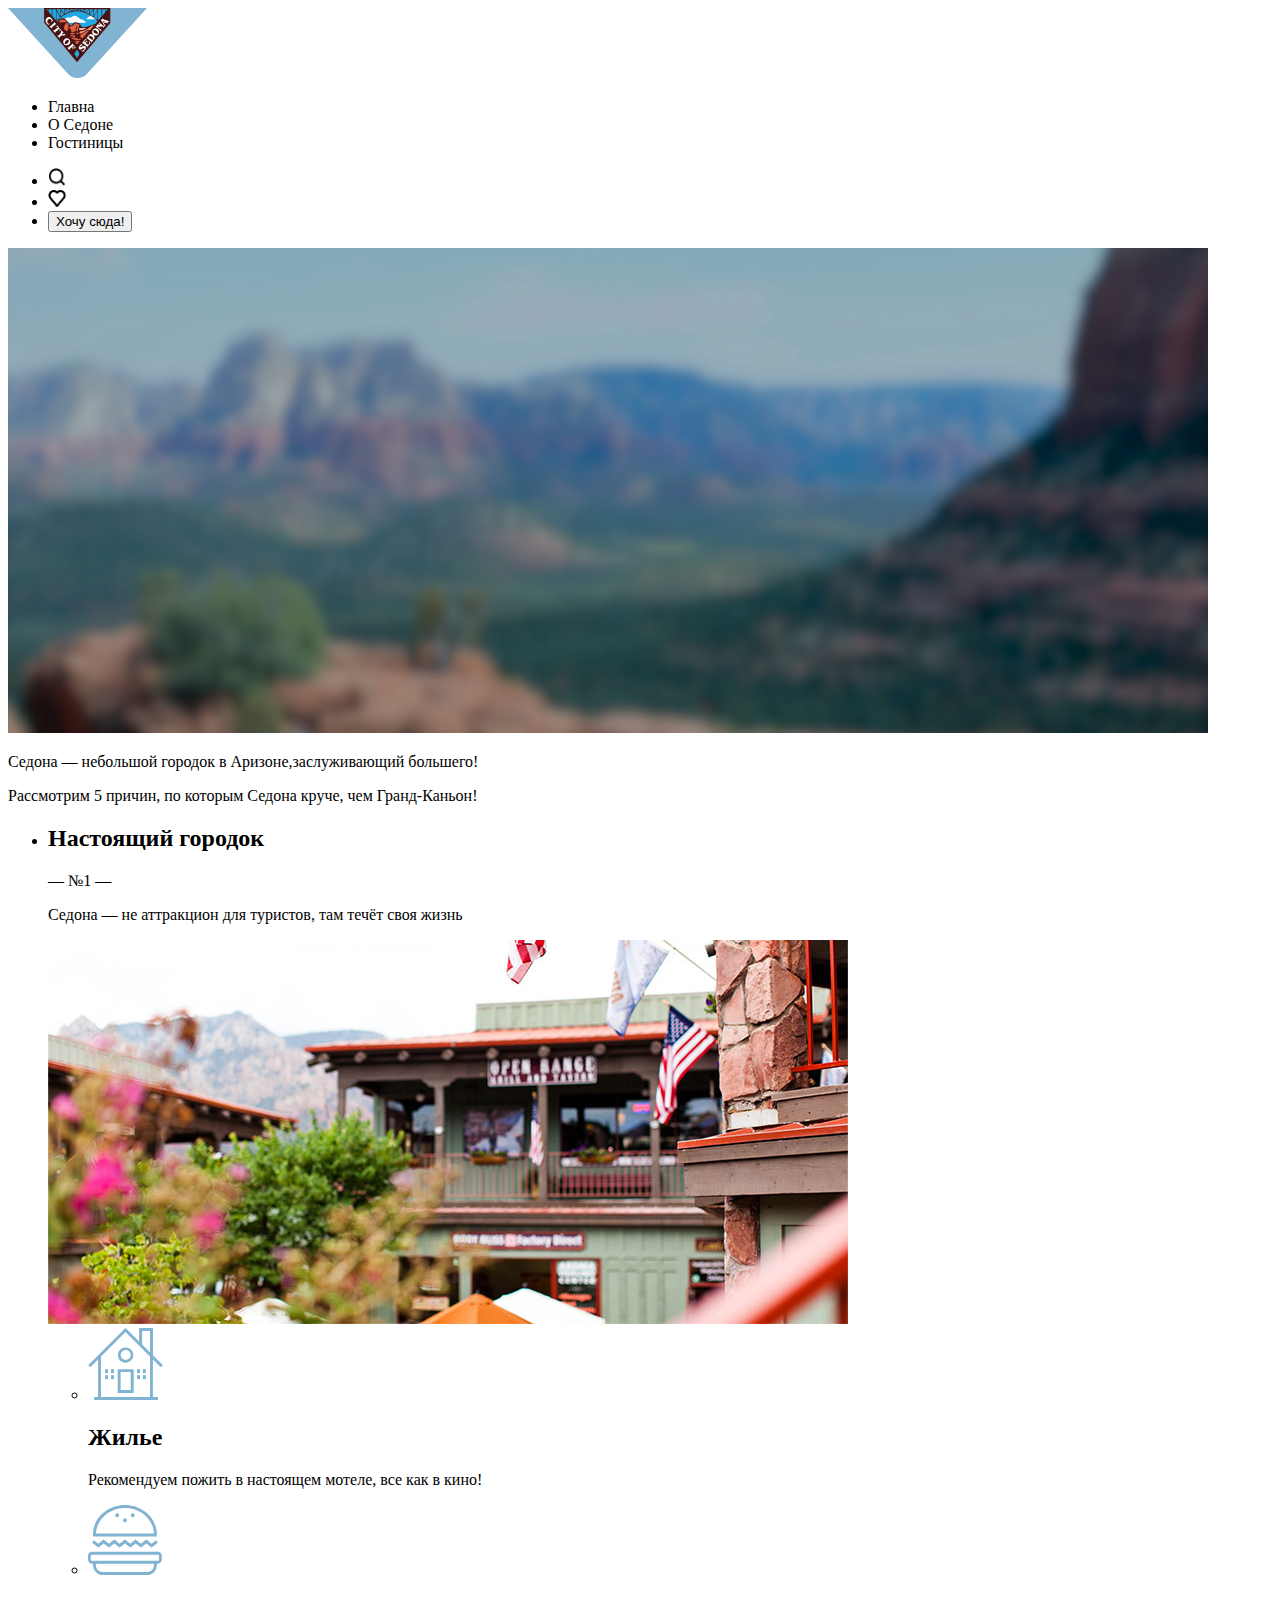
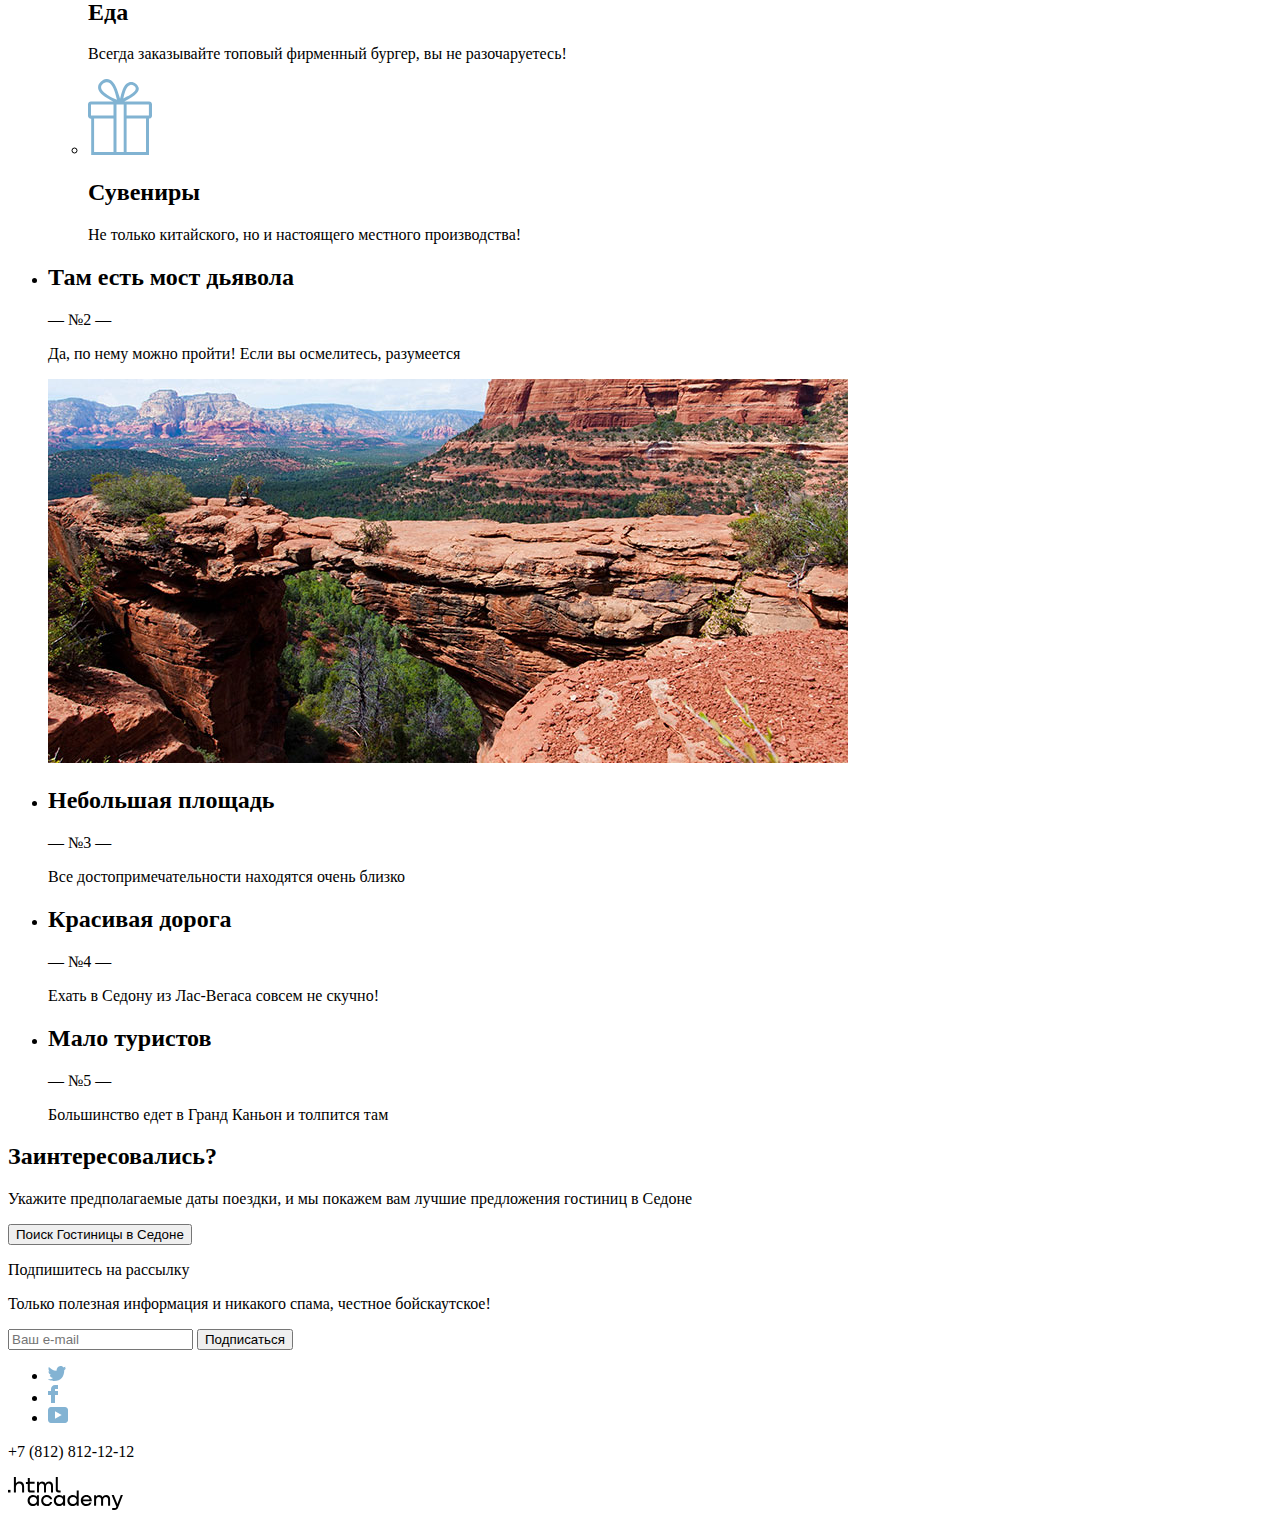
<file: 1/index.html>
<!DOCTYPE html>
<html lang="ru">

<head>
  <meta charset="utf-8">
  <title>HTML Academy: Седона</title>
  <base href="https://htmlacademy-htmlcss.github.io/1814593-sedona-33/1/">
</head>

<body>
  <header class="page-header">
    <div class="page-header__container container">
      <a class="page-header__link" href="#">
        <img class="page-header__logo" src="image/logo.svg" alt="Логотип Sedona" width="139" height="70">
      </a>
      <nav class="page-header__navigation navigation">
        <ul class="navigation__list">
          <li class="navigation__item">Главна</li>
          <li class="navigation__item">О Седоне</li>
          <li class="navigation__item">Гостиницы</li>
        </ul>
      </nav>
      <div class="page-header__user-nav user-nav">
        <ul class="user-nav__list">
          <li class="user-nav__item">
            <input class="user-nav__search" type="image" src="image/search.png" alt="Поиск" width="18,05" height="18,1">
          </li>
          <li class="user-nav__item">
            <input class="user-nav__heart" type="image" src="image/heart.png" alt="Сердце" width="18,05" height="17">
          </li>
          <li class="user-nav__item">
            <button class="user-nav__button">Хочу сюда!</button>
          </li>
        </ul>
      </div>
    </div>
  </header>
  <main class="page-main">
    <div class="page-main__container container">
      <section class="page-main__caption caption">
        <img class="caption__picture" src="image/background.png" alt="Фон сайта" width="1200" height="485">
        <p class="caption__title">Седона — небольшой городок в Аризоне,заслуживающий большего!</p>
        <p class="caption__text">Рассмотрим 5 причин, по которым Седона круче, чем Гранд-Каньон!</p>
      </section>
    </div>
    <div class="page-main__container container">
      <section class="page-main__content">
        <ul class="content__list">
          <li class="content__item">
            <h2 class="content__title-content title-content--wrapper">Настоящий городок</h2>
            <p class="content__text-content text-content">— №1 —</p>
            <p class="content__text-content text-content">Седона — не аттракцион для туристов, там течёт своя жизнь</p>
            <img class="content__picture" src="image/photo1.png" alt="НАСТОЯЩИЙ ГОРОДОК" width="800" height="384">
            <ul class="service-list service">
              <li class="service__item">
                <svg width="75" height="72" viewBox="0 0 75 72" fill="none" xmlns="http://www.w3.org/2000/svg">
                  <path d="M29.7 65H45.7V41.2H29.7C29.7 41.2 29.7 65 29.7 65ZM32.5999 44.0999H42.7V62.0999H32.5999V44.0999Z"
                    fill="#81B3D2" />
                  <path
                    d="M72.8 39.3L74.9 37.2L65 27.3V0H51.0999V13.6L37.5 0L0.199951 37.2L2.29995 39.3L10.1 31.5V69.1H6.09995V72H70V69.1H64.9V31.5L72.8 39.3ZM62 69.1H13V28.5L37.5 4.1L62 28.5V69.1ZM62 24.4L54.0999 16.5V2.9H62V24.4Z"
                    fill="#81B3D2" />
                  <path
                    d="M29.8999 27.1C29.8999 31.4 33.3999 34.8 37.5999 34.8C41.8999 34.8 45.3999 31.3 45.3999 27.1C45.3999 22.8 41.8999 19.4 37.5999 19.4C33.3999 19.4 29.8999 22.8 29.8999 27.1ZM37.6999 22.1C40.3999 22.1 42.6999 24.3 42.6999 27C42.6999 29.7 40.4999 31.9 37.6999 31.9C34.9999 31.9 32.6999 29.7 32.6999 27C32.6999 24.3 34.8999 22.1 37.6999 22.1Z"
                    fill="#81B3D2" />
                  <path d="M20.1 41.2H17.1V45.0999H20.1V41.2Z" fill="#81B3D2" />
                  <path d="M26 41.2H23V45.0999H26V41.2Z" fill="#81B3D2" />
                  <path d="M20.1 47.2H17.1V51.0999H20.1V47.2Z" fill="#81B3D2" />
                  <path d="M26 47.2H23V51.0999H26V47.2Z" fill="#81B3D2" />
                  <path d="M52 41.2H49V45.0999H52V41.2Z" fill="#81B3D2" />
                  <path d="M57.8999 41.2H54.8999V45.0999H57.8999V41.2Z" fill="#81B3D2" />
                  <path d="M52 47.2H49V51.0999H52V47.2Z" fill="#81B3D2" />
                  <path d="M57.8999 47.2H54.8999V51.0999H57.8999V47.2Z" fill="#81B3D2" />
                </svg>
                <h2 class="service__title">Жилье</h2>
                <p class="sercive__text">Рекомендуем пожить в настоящем мотеле, все как в кино!</p>
              </li>
              <li class="service__item">
                <svg width="74" height="70" viewBox="0 0 74 70" fill="none" xmlns="http://www.w3.org/2000/svg">
                  <path
                    d="M69.9 46.7H59.3H14.6H4.1C1.8 46.7 0 48.6 0 51V54.5C0 56.9 1.9 58.7999 4.1 58.7999H5V59.9C5 65.4 9.3 70 14.6 70H59.2C64.5 70 68.8 65.5 68.8 59.9V58.7999H69.7C72 58.7999 73.8 56.9 73.8 54.5V51C74 48.7 72.1 46.7 69.9 46.7ZM66 59.9C66 63.8 63 66.9 59.3 66.9H14.6C10.9 66.9 7.9 63.7 7.9 59.9V58.7999H66V59.9ZM71.1 54.5C71.1 55.2 70.5 55.7999 69.9 55.7999H68.9H66H8H5H4C3.3 55.7999 2.8 55.2 2.8 54.5V51C2.8 50.3 3.4 49.7 4 49.7H7.7H14.6H59.2H66.1H69.8C70.5 49.7 71 50.3 71 51C71.1 51 71.1 54.5 71.1 54.5Z"
                    fill="#81B3D2" />
                  <path
                    d="M15.6 38.4L21 42.5L26.3 38.4L31.6 42.5L36.9 38.4L42.3 42.5L47.6 38.4L52.9 42.5L58.3 38.4L63.6 42.5L69.8 37.8L68.1 35.3L63.6 38.7L58.3 34.6L52.9 38.7L47.6 34.6L42.3 38.7L36.9 34.6L31.6 38.7L26.3 34.6L21 38.7L15.6 34.6L10.3 38.7L5.79998 35.3L4.09998 37.8L10.3 42.5L15.6 38.4Z"
                    fill="#81B3D2" />
                  <path
                    d="M8 31.5H65.9H68.8C68.8 30.9 68.9 30.3 68.9 29.6C68.9 29.2 68.9 28.8 68.9 28.4C68.2 12.7 54.2 0 37 0C19.7 0 5.7 12.7 5 28.5C5 28.9 5 29.3 5 29.7C5 30.3 5 31 5.1 31.6H8V31.5ZM37 3C52.6 3 65.4 14.3 66 28.5H8C8.6 14.4 21.4 3 37 3Z"
                    fill="#81B3D2" />
                  <path
                    d="M37 17.3C38.0493 17.3 38.9 16.4046 38.9 15.3C38.9 14.1955 38.0493 13.3 37 13.3C35.9506 13.3 35.1 14.1955 35.1 15.3C35.1 16.4046 35.9506 17.3 37 17.3Z"
                    fill="#81B3D2" />
                  <path
                    d="M29.2001 12.2C30.2494 12.2 31.1 11.3045 31.1 10.2C31.1 9.09538 30.2494 8.19995 29.2001 8.19995C28.1507 8.19995 27.3 9.09538 27.3 10.2C27.3 11.3045 28.1507 12.2 29.2001 12.2Z"
                    fill="#81B3D2" />
                  <path
                    d="M44.7001 12.2C45.7494 12.2 46.6 11.3045 46.6 10.2C46.6 9.09538 45.7494 8.19995 44.7001 8.19995C43.6507 8.19995 42.8 9.09538 42.8 10.2C42.8 11.3045 43.6507 12.2 44.7001 12.2Z"
                    fill="#81B3D2" />
                </svg>
                <h2 class="service__title">Еда</h2>
                <p class="sercive__text">Всегда заказывайте топовый фирменный бургер, вы не разочаруетесь!</p>
              </li>
              <li class="service__item">
                <svg width="64" height="76" viewBox="0 0 64 76" fill="none" xmlns="http://www.w3.org/2000/svg">
                  <g clip-path="url(#clip0_18711_549)">
                    <path
                      d="M61.1 22.5H61H36.3C50.1 15.6 51.2 11.2 50.7 8.79997C49.5 4.79997 45 1.79997 40.7 3.39997C35.1 5.49997 33.6 13.8 32.1 19.8C30.1 13.7 28.3 5.99997 23.9 2.09997C22.6 0.999966 20.8 -0.200034 18.1 0.0999663C14.1 0.499966 8.3 5.49997 10.6 11.1C12.9 16.5 20.3 19.9 25.2 22.6H3.2H2.9C1.3 22.6 0 23.9 0 25.5V36.8C0 38.4 1.3 39.7 2.9 39.7H3.2V73V75.4V76H61V75.5V73V39.6H61.1C62.7 39.6 64 38.3 64 36.7V25.4C64 23.8 62.7 22.5 61.1 22.5ZM42.4 5.89997C44.5 5.59997 47.4 7.19997 47.7 9.09997C48.1 11.9 44.3 14.4 42.6 15.5C40.1 17.2 37.7 18.1 35.3 19.6C36.2 15.9 37.8 6.59997 42.4 5.89997ZM19.5 15.9C17.3 14.4 13 11.5 13.1 8.09997C13.2 4.49997 18.8 1.49997 21.9 4.19997C25.8 7.59997 27.6 15.3 29 20.8C25.8 19.3 22.7 18 19.5 15.9ZM25.5 73H6.1V39.6H25.5V73ZM25.5 36.5H3V25.5H25.5V36.5ZM35.7 36.5V39.5V73H28.5V39.6V36.6V25.6H35.7V36.5ZM58 73H38.6V39.6H58V73ZM60.9 36.5H38.6V25.5H60.9V36.5Z"
                      fill="#81B3D2" />
                  </g>
                  <defs>
                    <clipPath id="clip0_18711_549">
                      <rect width="64" height="76" fill="white" />
                    </clipPath>
                  </defs>
                </svg>
                <h2 class="service__title">Сувениры</h2>
                <p class="sercive__text">Не только китайского, но и настоящего местного производства!</p>
              </li>
            </ul>
          </li>
          <li class="content__item">
            <h2 class="content__title-content title-content--wrapper">Там есть мост дьявола</h2>
            <p class="content__text-content text-content">— №2 —</p>
            <p class="content-item__text text-content">Да, по нему можно пройти! Если вы осмелитесь, разумеется</p>
            <img class="content__picture" src="image/photo2.png" alt="Там есть мост дьявола" width="800" height="384">
          </li>
          <li class="content__item">
            <h2 class="content__title-content title-content">Небольшая площадь</h2>
            <p class="content__text-content text-content">— №3 —</p>
            <p class="content__text-content text-content">Все достопримечательности находятся очень близко</p>
          </li>
          <li class="content__item">
            <h2 class="content__title-content title-content">Красивая дорога</h2>
            <p class="content__text-content text-content">— №4 —</p>
            <p class="content__text-content text-content">Ехать в Седону из Лас-Вегаса совсем не скучно!</p>
          </li>
          <li class="content__item">
            <h2 class="content__title-content title-content">Мало туристов</h2>
            <p class="content__text-content text-content">— №5 —</p>
            <p class="content__text-content text-content">Большинство едет в Гранд Каньон и толпится там</p>
          </li>
        </ul>
      </section>
    </div>
    <div class="page-main__container container">
      <section class="page-main__search search">
        <h2 class="search__title">Заинтересовались?</h2>
        <p class="search__text">Укажите предполагаемые даты поездки, и мы покажем вам лучшие предложения гостиниц в
          Седоне</p>
        <button class="search__button">Поиск Гостиницы в Седоне</button>
      </section>
    </div>
    <div class="page-main__container container">
      <section class="page-main__subscribe subscribe">
        <p class="subscribe__title">Подпишитесь на рассылку</p>
        <p class="subscribe__text">Только полезная информация и никакого спама, честное бойскаутское!</p>
        <form class="subscribe__form" action="#" method="post">
          <input class="subscribe__input" type="text" name="sign" id="sign" placeholder="Ваш e-mail">
          <button class="subscribe__button" type="submit">Подписаться</button>
        </form>
      </section>
    </div>
  </main>
  <footer class="page-footer">
    <div class="page-footer__container container">
      <div class="page-footer__social">
        <ul class="social__list">
          <li class="social__item">
            <a class="social__link social__link--twitter" href="https://twitter.com/htmlacademy_ru">
							<svg width="18" height="15" viewBox="0 0 18 15" fill="none" xmlns="http://www.w3.org/2000/svg">
								<path
									d="M11.6 0.200056C13.4 -0.299944 14.8 0.500056 15.4 1.40006C16.1 1.20006 16.8 0.900056 17.5 0.700056C17.5 1.60006 16.9 2.20006 16.6 2.50006C17.3 2.60006 18 1.90006 18 1.90006C17.8 2.90006 16.9 3.70006 16.3 3.90006C16.1 10.7001 13 15.1001 5.7 15.0001C5.1 15.0001 5.8 15.0001 5.2 15.0001C4.8 15.0001 0.8 14.5001 0 13.1001C2.4 13.3001 4.1 12.7001 5 11.9001C4 11.6001 2.1 11.5001 1.8 9.00006C2.2 9.10006 2.4 9.20006 3.1 9.10006C1.8 8.30006 0.4 7.50006 0.5 5.30006C0.8 5.60006 1.6 5.80006 1.9 5.80006C1.1 5.60006 -0.2 2.50006 0.9 0.900056C2.8 2.80006 4.9 4.50006 8.5 4.70006C8.7 2.30006 9.7 0.800056 11.6 0.200056Z"
									fill="#83B3D3" />
							</svg>
						</a>
          </li>
          <li class="social__item">
            <a class="social__link social__link--facebook" href="https://www.facebook.com/htmlacademy">
              <svg width="10" height="18" viewBox="0 0 10 18" fill="none" xmlns="http://www.w3.org/2000/svg">
                <path d="M7 0C4.8 0 3 1.8 3 4V6H0V10H3V18H7V10H10V6H7V4H10V0H7Z" fill="#83B3D3" />
              </svg>
						</a>
          </li>
          <li class="social__item">
            <a class="social__link social__link--youtube" href="https://www.youtube.com/user/htmlacademyru">
              <svg width="20" height="16" viewBox="0 0 20 16" fill="none" xmlns="http://www.w3.org/2000/svg">
                <g clip-path="url(#clip0_18711_481)">
                  <path
                    d="M17 0H2.9C1.2 0 0 1.5 0 3.2V12.7C0 14.5 1.2 16 2.9 16H17.2C18.7 16 20.1 14.5 20.1 12.8V3.2C19.9 1.5 18.7 0 17 0ZM7 11.8V4.2L13.7 8L7 11.8Z"
                    fill="#83B3D3" />
                </g>
                <defs>
                  <clipPath id="clip0_18711_481">
                    <rect width="20" height="16" fill="white" />
                  </clipPath>
                </defs>
              </svg>
						</a>
          </li>
        </ul>
        <p class="page-footer__telefon">+7 (812) 812-12-12</p>
				<a href="" class="page-footer__htmlacademy">
          <svg width="115" height="33" viewBox="0 0 115 33" fill="none" xmlns="http://www.w3.org/2000/svg">
            <path d="M0 12.8999V15.4999H2.5V12.8999H0Z" fill="black" />
            <path
              d="M11.5999 4.5C9.9999 4.5 8.7999 5.2 7.9999 6.2H7.8999V0H5.8999V15.5H7.8999V10.2C7.8999 8.1 9.1999 6.6 11.1999 6.6C12.9999 6.6 14.0999 8 14.0999 9.8V15.5H16.0999V9.4C16.1999 6.4 14.2999 4.5 11.5999 4.5Z"
              fill="black" />
            <path
              d="M26.5999 4.8001H21.7999V1.1001H19.7999V4.9001H17.8999V6.9001H19.7999V12.9001C19.7999 14.6001 20.7999 15.6001 22.4999 15.6001H26.5999V13.6001H22.8999C22.1999 13.6001 21.7999 13.2001 21.7999 12.5001V6.8001H26.5999V4.8001Z"
              fill="black" />
            <path
              d="M41.1 4.6001C39.5 4.6001 38.2 5.4001 37.6 6.7001H37.5C36.9 5.5001 35.7 4.6001 34.1 4.6001C32.7 4.6001 31.6 5.4001 31 6.4001H30.9V4.8001H29V15.4001H31V10.0001C31 8.0001 32 6.5001 33.6 6.5001C35.1 6.5001 36 7.5001 36 9.1001V15.4001H38V9.8001C38 7.4001 39.4 6.5001 40.6 6.5001C42.1 6.5001 43 7.5001 43 9.1001V15.4001H45V8.9001C45.1 6.4001 43.6 4.6001 41.1 4.6001Z"
              fill="black" />
            <path d="M47.8 12.7C47.8 14.4 48.8 15.4 50.6 15.4H52.6V13.4H50.9001C50.2001 13.4 49.8 13 49.8 12.3V0H47.8V12.7Z"
              fill="black" />
            <path
              d="M28.9001 19.6999C28.0001 18.5999 26.7001 17.8999 25.0001 17.8999C21.9001 17.8999 19.6001 20.1999 19.6001 23.4999C19.6001 26.7999 21.9001 29.0999 25.0001 29.0999C26.8001 29.0999 28.0001 28.2999 28.8001 27.1999H28.9001V28.7999H30.9001V18.1999H28.9001V19.6999ZM25.3001 27.0999C23.1001 27.0999 21.7001 25.4999 21.7001 23.4999C21.7001 21.4999 23.1001 19.8999 25.3001 19.8999C27.5001 19.8999 28.9001 21.4999 28.9001 23.4999C28.9001 25.3999 27.5001 27.0999 25.3001 27.0999Z"
              fill="black" />
            <path
              d="M44.2 21.9999C43.7 19.5999 41.5999 17.8999 38.7999 17.8999C35.3999 17.8999 33.2 20.3999 33.2 23.4999C33.2 26.5999 35.3999 29.0999 38.7999 29.0999C41.5999 29.0999 43.7 27.2999 44.2 24.8999H42.0999C41.6999 26.1999 40.3999 27.1999 38.7999 27.1999C36.5999 27.1999 35.2 25.5999 35.2 23.5999C35.2 21.5999 36.5999 19.9999 38.7999 19.9999C40.3999 19.9999 41.5999 20.9999 42.0999 22.1999H44.2V21.9999Z"
              fill="black" />
            <path
              d="M55.1 19.6999C54.2 18.5999 52.9001 17.8999 51.2001 17.8999C48.1001 17.8999 45.8 20.1999 45.8 23.4999C45.8 26.7999 48.1001 29.0999 51.2001 29.0999C53.0001 29.0999 54.2 28.2999 55 27.1999H55.1V28.7999H57.1V18.1999H55.1V19.6999ZM51.5 27.0999C49.3 27.0999 47.9001 25.4999 47.9001 23.4999C47.9001 21.4999 49.3 19.8999 51.5 19.8999C53.7 19.8999 55.1 21.4999 55.1 23.4999C55.1 25.3999 53.6 27.0999 51.5 27.0999Z"
              fill="black" />
            <path
              d="M68.6999 19.7999C67.7999 18.6999 66.4999 17.8999 64.7999 17.8999C61.6999 17.8999 59.3999 20.1999 59.3999 23.4999C59.3999 26.7999 61.5999 29.0999 64.7999 29.0999C66.4999 29.0999 67.7999 28.2999 68.5999 27.2999H68.6999V28.7999H70.6999V13.3999H68.6999V19.7999ZM65.0999 27.0999C62.8999 27.0999 61.4999 25.4999 61.4999 23.4999C61.4999 21.4999 62.8999 19.8999 65.0999 19.8999C67.2999 19.8999 68.6999 21.4999 68.6999 23.4999C68.5999 25.4999 67.1999 27.0999 65.0999 27.0999Z"
              fill="black" />
            <path
              d="M78.3 17.8999C75 17.8999 72.8 20.3999 72.8 23.4999C72.8 26.4999 74.9 29.0999 78.3 29.0999C80.8 29.0999 82.8 27.7999 83.5 25.4999H81.4C80.9 26.4999 79.8 27.0999 78.4 27.0999C76.5 27.0999 75.1 25.7999 75 24.1999H83.8C84 20.5999 81.8 17.8999 78.3 17.8999ZM78.3 19.7999C80 19.7999 81.3 20.7999 81.6 22.3999H75.1C75.4 20.8999 76.6 19.7999 78.3 19.7999Z"
              fill="black" />
            <path
              d="M98.2001 17.8999C96.6001 17.8999 95.3001 18.6999 94.6001 19.8999H94.5001C93.9001 18.6999 92.7001 17.8999 91.1001 17.8999C89.7001 17.8999 88.6001 18.5999 88.0001 19.6999V18.1999H86.1001V28.7999H88.1001V23.3999C88.1001 21.3999 89.1001 19.9999 90.7001 19.8999C92.2001 19.8999 93.1001 20.8999 93.1001 22.4999V28.7999H95.1001V23.1999C95.1001 20.7999 96.5001 19.8999 97.7001 19.8999C99.2001 19.8999 100.1 20.8999 100.1 22.4999V28.7999H102.1V22.2999C102.2 19.6999 100.7 17.8999 98.2001 17.8999Z"
              fill="black" />
            <path
              d="M109.4 27.0001L105.8 18.1001H103.6L108.4 29.7001C108.1 30.6001 107.7 30.9001 106.7 30.9001H104.2V32.9001H106.7C108.5 32.9001 109.5 32.1001 110.2 30.3001L114.9 18.1001H112.8L109.4 27.0001Z"
              fill="black" />
          </svg>
				</a>
      </div>
    </div>
  </footer>
</body>
</html>
</file>
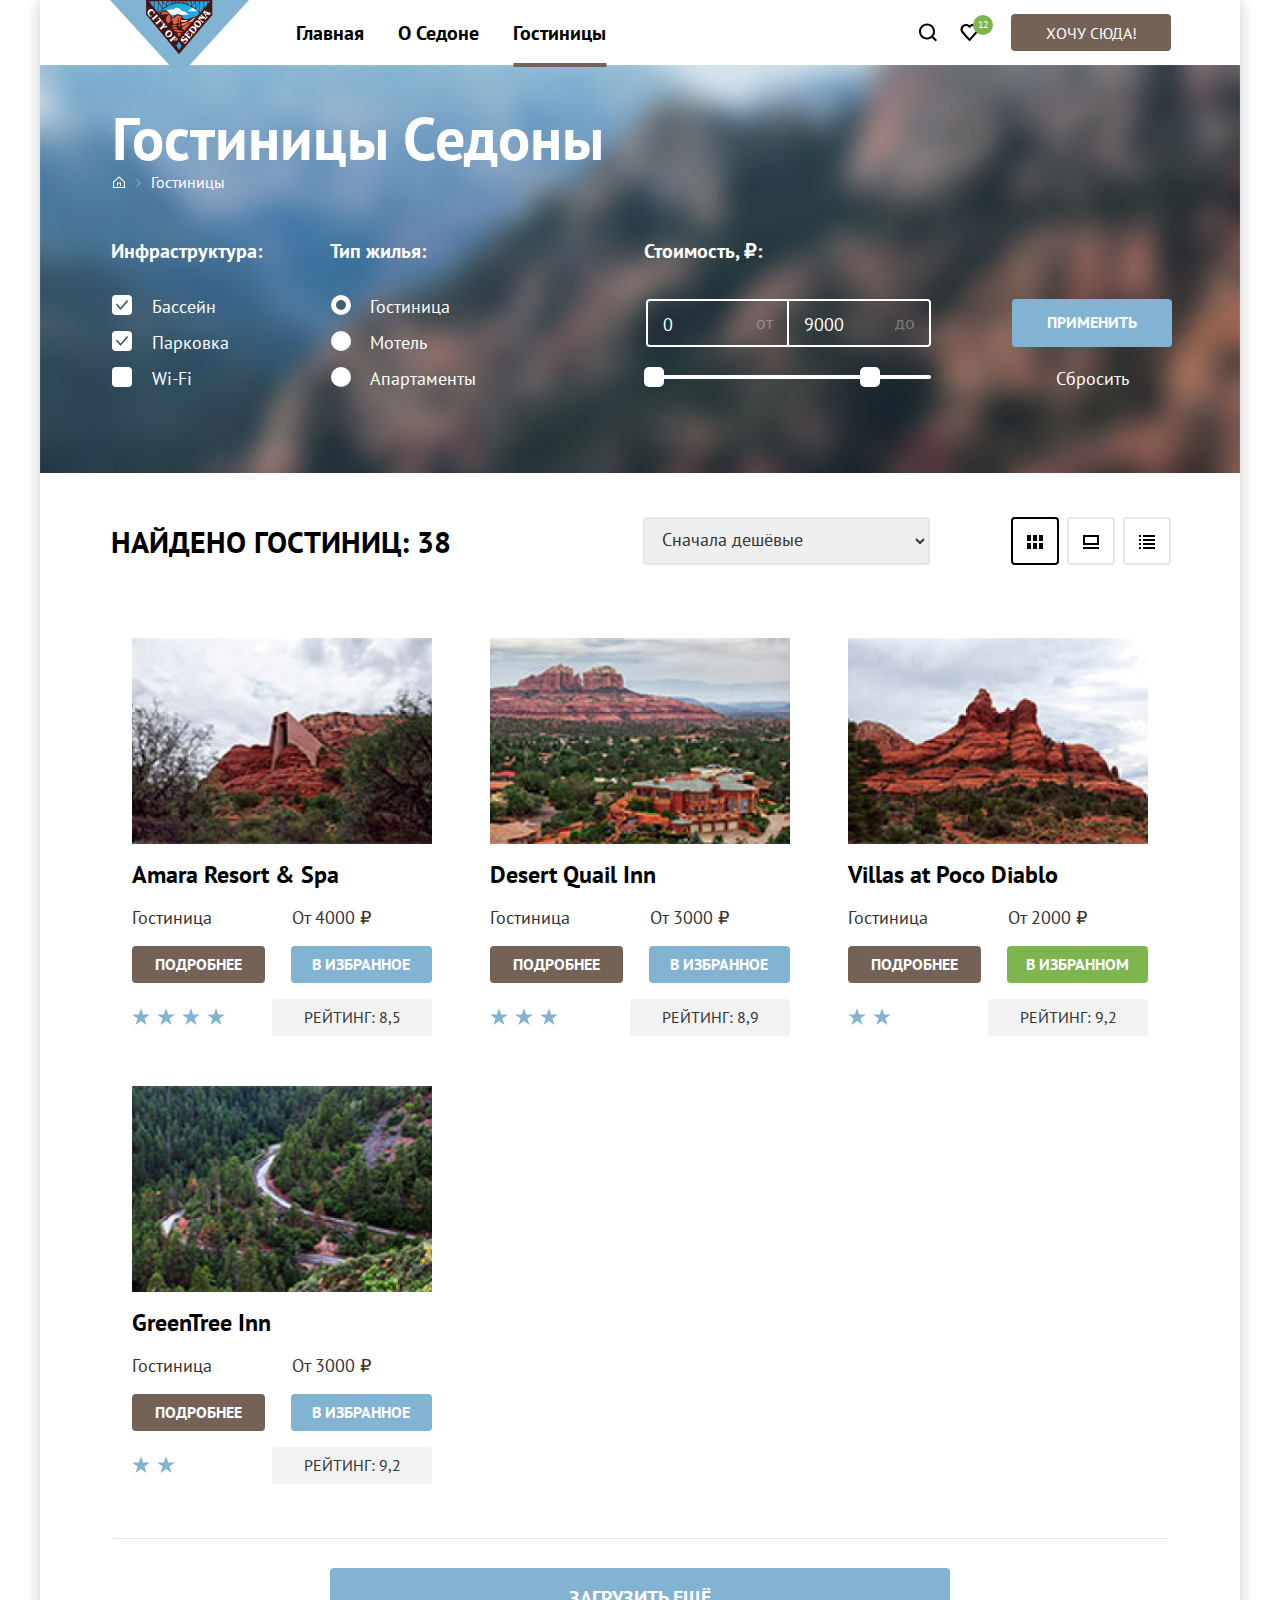
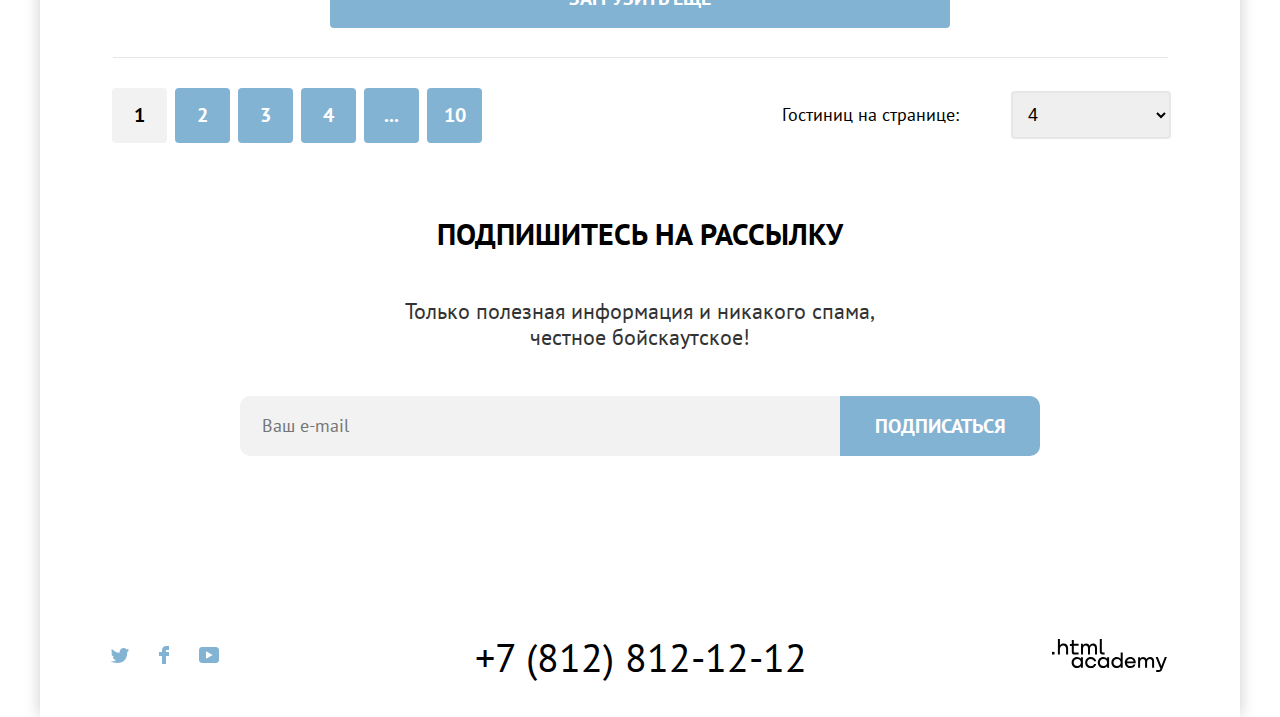
<file: catalog.html>
<!DOCTYPE html>
<html lang="ru">

<head>
	<meta charset="utf-8">
	<title>HTML Academy: Седона</title>
	<link rel="icon" type="image/ico" href="/image/favicon.ico">
	<link rel="stylesheet" href="css/styles.css">
</head>

<body>
	<div class="container">
		<header class="page-header">
			<div class="page-header__cap">
				<a class="page-header__link" href="#">
					<img class="page-header__logo" src="image/logo.svg" alt="Логотип Sedona" width="139" height="70">
				</a>
				<nav class="page-header__navigation navigation">
					<ul class="navigation__list">
						<li class="navigation__item">
							<a class="navigation__link" href="index.html">Главная</a>
						</li>
						<li class="navigation__item">
							<a class="navigation__link" href="#">О Седоне</a>
						</li>
						<li class="navigation__item">
							<a class="navigation__link navigation__link--active" href="catalog.html">Гостиницы</a>
						</li>
					</ul>
				</nav>
				<div class="page-header__user-nav user-nav">
					<ul class="user-nav__list">
						<li class="user-nav__item">
							<a class="user-nav__link" href="#">
								<svg class="user-nav__search" width="20" height="19" viewBox="0 0 20 19" fill="none"
									xmlns="http://www.w3.org/2000/svg">
									<path
										d="M19.0257 17.05L15.3152 13.35C16.318 12.05 17.02 10.35 17.02 8.44995C17.02 4.04995 13.4098 0.449951 8.99732 0.449951C4.58483 0.449951 0.974609 4.14995 0.974609 8.54995C0.974609 12.95 4.58483 16.55 8.99732 16.55C10.8024 16.55 12.5072 15.95 13.9112 14.85L17.6217 18.55L19.0257 17.05ZM8.99732 14.55C5.68795 14.55 2.98029 11.85 2.98029 8.54995C2.98029 5.24995 5.68795 2.54995 8.99732 2.54995C12.3067 2.54995 15.0143 5.24995 15.0143 8.54995C15.0143 11.85 12.3067 14.55 8.99732 14.55Z"
										fill="currentColor" />
								</svg>
								<span class="visually-hidden">Поиск</span>
							</a>
						</li>
						<li class="user-nav__item user-nav__item--heart">
							<a class="user-nav__link" href="#">
								<svg class="user-nav__heart" width="19" height="17" viewBox="0 0 19 17" fill="none"
									xmlns="http://www.w3.org/2000/svg">
									<path
										d="M9.44382 17C9.14296 17 8.84211 16.9 8.64155 16.6C3.22622 10.5 1.92253 9.1 1.62168 8.7C0.91969 7.8 0.518555 6.6 0.518555 5.4C0.518555 2.4 2.92537 0 6.03416 0C7.33785 0 8.54126 0.5 9.5441 1.3C10.5469 0.5 11.8506 0 13.054 0C16.0625 0 18.5696 2.4 18.5696 5.4C18.5696 6.7 18.0682 7.9 17.266 8.8L10.2461 16.7C10.0455 16.9 9.84495 17 9.44382 17ZM3.42679 7.5C3.72764 7.9 6.93672 11.5 9.5441 14.4L15.7617 7.4C16.2631 6.9 16.4637 6.2 16.4637 5.4C16.4637 3.6 14.9594 2.1 13.1543 2.1C12.1515 2.1 11.1486 2.6 10.4467 3.4C10.1458 3.7 9.84495 3.8 9.5441 3.8C9.24325 3.8 8.9424 3.6 8.74183 3.4C8.03984 2.6 7.037 2.1 6.03416 2.1C4.22906 2.1 2.7248 3.6 2.7248 5.4C2.62452 6.3 3.02565 7 3.42679 7.5C3.3265 7.5 3.3265 7.5 3.42679 7.5Z"
										fill="currentColor" />
								</svg>
								<span class="visually-hidden">Лайк</span>
							</a>
						</li>
						<li class="user-nav__item">
							<button class="user-nav__button" type="button">Хочу сюда!</button>
						</li>
					</ul>
				</div>
			</div>
		</header>
		<main class="page-main">
			<section class="page-main__filter filter">
				<h1 class="filter__title">Гостиницы Седоны</h1>
				<ul class="filter__list breadcrumbs">
					<li class="breadcrumbs__item">
						<div class="breadcrumbs__home">
							<a class="breadcrumbs__link" href="#">
								<svg width="12" height="12" viewBox="0 0 12 12" fill="none" xmlns="http://www.w3.org/2000/svg">
									<path d="M6 0.300049L0 5.80005V12H12V5.80005L6 0.300049ZM11 11H1V6.20005L6 1.70005L11 6.20005V11Z"
										fill="white" />
									<path d="M4 10H5V7.5H7V10H8V6.5H4V10Z" fill="currentColor" />
								</svg>
							</a>
						</div>
					</li>
					<li class="breadcrumbs__item">
						<div class="breadcrumbs__hotel">
							<a class="breadcrumbs__link" href="#">Гостиницы</a>
						</div>
					</li>
				</ul>
				<div class="filter__groups group-filter">
					<form class="group-filter__form" action="https://echo.htmlacademy.ru" method="post">
						<div class="group-filter__infrastructure infrastructure">
							<h2 class="infrastructure__title filter__subtitle">Инфраструктура:</h2>
							<ul class="infrastructure__list">
								<li class="infrastructure__item">
									<label class="infrastructure__label" for="checkmark1">
										<input class="infrastructure__input visually-hidden" type="checkbox" id="checkmark1" name="pool"
											value="pool" checked>
										<span class="infrastructure__style"></span>
										<span class="infrastructure__span">Бассейн</span>
									</label>
								</li>
								<li class="infrastructure__item">
									<label class="infrastructure__label" for="checkmark2">
										<input class="infrastructure__input visually-hidden" type="checkbox" id="checkmark2" name="parking"
											value="parking" checked>
										<span class="infrastructure__style"></span>
										<span class="infrastructure__span">Парковка</span>
									</label>
								</li>
								<li class="infrastructure__item">
									<label class="infrastructure__label" for="checkmark3">
										<input class="infrastructure__input visually-hidden" type="checkbox" id="checkmark3" name="wifi"
											value="wifi">
										<span class="infrastructure__style"></span>
										<span class="infrastructure__span">Wi-Fi</span>
									</label>
								</li>
							</ul>
						</div>
						<div class="group-filter__typehouse typehouse">
							<h2 class="filter__subtitle typehouse__title">Тип жилья:</h2>
							<ul class="typehouse__list">
								<li class="typehouse__item">
									<label class="typehouse__label" for="click1">
										<input class="typehouse__input visually-hidden" type="radio" id="click1" name="typehome"
											value="hotel" checked>
										<span class="typehouse__style"></span>
										<span class="typehouse__span">Гостиница</span>
									</label>
								</li>
								<li class="typehouse__item">
									<label class="typehouse__label" for="click2">
										<input class="typehouse__input visually-hidden" type="radio" id="click2" name="typehome"
											value="motel">
										<span class="typehouse__style"></span>
										<span class="typehouse__span">Мотель</span>
									</label>
								</li>
								<li class="typehouse__item">
									<label class="typehouse__label" for="click3">
										<input class="typehouse__input visually-hidden" type="radio" id="click3" name="typehome"
											value="apartment">
										<span class="typehouse__style"></span>
										<span class="typehouse__span">Апартаменты</span>
									</label>
								</li>
							</ul>
						</div>
						<div class="group-filter__cost cost">
							<h2 class="filter__subtitle cost__title">Стоимость, ₽:</h2>
							<div class="cost__frame">
								<div class="cost__figure cost__figure--left">
									<label for="from">
										<input class="cost__input cost__input--left" type="text" name="from" id="from" placeholder="0">
									</label>
								</div>
								<div class="cost__figure cost__figure--right">
									<label for="before">
										<input class="cost__input cost__input--right" type="text" name="before" id="before"
											placeholder="9000">
									</label>
								</div>
							</div>
							<div class="cost__range range">
								<div class="range__range-bar">
									<button class="range__button range__button--toggle-min" type="button">
										<span class="range__span visually-hidden">Изменить минимальную стоимость</span>
									</button>
									<button class="range__button range__button--toggle-max" type="button">
										<span class="range__span visually-hidden">Изменить максимальную стоимость</span>
									</button>
								</div>
							</div>
						</div>
						<div class="group-filter__buttons buttons">
							<button class="buttons__apply" type="button">Применить</button>
							<button class="buttons__reset" type="button">Сбросить</button>
						</div>
					</form>
				</div>
			</section>
			<section class="page-main__catalog-cards catalog-cards">
				<div class="catalog-cards__variants variants">
					<h2 class="variants__title">Найдено гостиниц: 38</h2>
					<form class="variants__sorting" action="https://echo.htmlacademy.ru" method="post">
						<label class="variants__label">
							<select class="variants__select" name="sorting" id="sorting">
								<option value="popular">Сначала дешёвые</option>
							</select>
						</label>
					</form>
					<a href="#" class="catalog-cards__cart-sorting catalog-cards__cart-sorting--black">
						<svg width="16" height="14" viewBox="0 0 16 14" fill="none" xmlns="http://www.w3.org/2000/svg">
							<path d="M4 0H0V6H4V0Z" fill="currentColor" />
							<path d="M16 0H12V6H16V0Z" fill="currentColor" />
							<path d="M10 0H6V6H10V0Z" fill="currentColor" />
							<path d="M4 8H0V14H4V8Z" fill="currentColor" />
							<path d="M16 8H12V14H16V8Z" fill="currentColor" />
							<path d="M10 8H6V14H10V8Z" fill="currentColor" />
						</svg>
					</a>
					<a href="#" class="catalog-cards__cart-sorting">
						<svg width="16" height="14" viewBox="0 0 16 14" fill="none" xmlns="http://www.w3.org/2000/svg">
							<path d="M16 12H0V14H16V12Z" fill="currentColor" />
							<path d="M14 2V8H2V2H14ZM16 0H0V10H16V0Z" fill="currentColor" />
						</svg>
					</a>
					<a class="catalog-cards__cart-sorting" href="#">
						<svg width="16" height="14" viewBox="0 0 16 14" fill="none" xmlns="http://www.w3.org/2000/svg">
							<path d="M2 0H0V2H2V0Z" fill="currentColor" />
							<path d="M16 0H4V2H16V0Z" fill="currentColor" />
							<path d="M2 4H0V6H2V4Z" fill="currentColor" />
							<path d="M16 4H4V6H16V4Z" fill="currentColor" />
							<path d="M2 8H0V10H2V8Z" fill="currentColor" />
							<path d="M16 8H4V10H16V8Z" fill="currentColor" />
							<path d="M2 12H0V14H2V12Z" fill="currentColor" />
							<path d="M16 12H4V14H16V12Z" fill="currentColor" />
						</svg>
					</a>
				</div>
				<ul class="catalog-cards__list">
					<li class="catalog-cards__item">
						<div class="catalog-cards__content">
							<a class="catalog-cards__link" href="#">
								<img class="catalog-cards__image" src="image/hotel-1.png" alt="Amara Resort & Spa" width="300"
									height="206">
							</a>
						</div>
						<div class="catalog-cards__sing">
							<h2 class="catalog-cards__title-cards">Amara Resort & Spa</h2>
							<div class="catalog-cards__text">
								<p class="catalog-cards__hotel">Гостиница</p>
								<p class="catalog-cards__price">От 4000 ₽</p>
							</div>
							<input class="catalog-cards__input--detail" type="button" value="подробнее">
							<input class="catalog-cards__input--favorite" type="button" value="В избранное">
							<div class="catalog-cards__rank rank">
								<ul class="rank__list">
									<li class="rank__item"></li>
									<li class="rank__item"></li>
									<li class="rank__item"></li>
									<li class="rank__item"></li>
								</ul>
								<p class="rank__text">Рейтинг: 8,5</p>
							</div>
						</div>
					</li>
					<li class="catalog-cards__item">
						<div class="catalog-cards__content">
							<a class="catalog-cards__link" href="#">
								<img class="catalog-cards__image" src="image/hotel-2.png" alt="Desert Quail Inn" width="300"
									height="206">
							</a>
						</div>
						<div class="catalog-cards__sing">
							<h2 class="catalog-cards__title-cards">Desert Quail Inn</h2>
							<div class="catalog-cards__text">
								<p class="catalog-cards__hotel">Гостиница</p>
								<p class="catalog-cards__price">От 3000 ₽</p>
							</div>
							<input class="catalog-cards__input--detail" type="button" value="подробнее">
							<input class="catalog-cards__input--favorite" type="button" value="В избранное">
							<div class="catalog-cards__rank rank">
								<ul class="rank__list">
									<li class="rank__item"></li>
									<li class="rank__item"></li>
									<li class="rank__item"></li>
								</ul>
								<p class="rank__text">Рейтинг: 8,9</p>
							</div>
						</div>
					</li>
					<li class="catalog-cards__item">
						<div class="catalog-cards__content">
							<a class="catalog-cards__link" href="#">
								<img class="catalog-cards__image catalog-cards__image--favorite" src="image/hotel-3.png"
									alt="Villas at Poco Diablo" width="300" height="206">
							</a>
						</div>
						<div class="catalog-cards__sing">
							<h2 class="catalog-cards__title-cards">Villas at Poco Diablo</h2>
							<div class="catalog-cards__text">
								<p class="catalog-cards__hotel">Гостиница</p>
								<p class="catalog-cards__price">От 2000 ₽</p>
							</div>
							<input class="catalog-cards__input--detail" type="button" value="подробнее">
							<input class="catalog-cards__input--green" type="button" value="В избранном">
							<div class="catalog-cards__rank rank">
								<ul class="rank__list">
									<li class="rank__item"></li>
									<li class="rank__item"></li>
								</ul>
								<p class="rank__text">Рейтинг: 9,2</p>
							</div>
						</div>
					</li>
					<li class="catalog-cards__item">
						<div class="catalog-cards__content">
							<a class="catalog-cards__link" href="#">
								<img class="catalog-cards__image" src="image/hotel-4.png" alt="GreenTree Inn" width="300" height="206">
							</a>
						</div>
						<div class="catalog-cards__sing">
							<h2 class="catalog-cards__title-cards">GreenTree Inn</h2>
							<div class="catalog-cards__text">
								<p class="catalog-cards__hotel">Гостиница</p>
								<p class="catalog-cards__price">От 3000 ₽</p>
							</div>
							<input class="catalog-cards__input--detail" type="button" value="подробнее">
							<input class="catalog-cards__input--favorite" type="button" value="В избранное">
							<div class="catalog-cards__rank rank">
								<ul class="rank__list">
									<li class="rank__item"></li>
									<li class="rank__item"></li>
								</ul>
								<p class="rank__text">Рейтинг: 9,2</p>
							</div>
						</div>
					</li>
				</ul>
				<div class="page-main__numeration numeration">
					<div class="numeration__download">
						<input class="numeration__input" type="button" value="Загрузить ещё">
					</div>
					<div class="numeration__placement">
						<ul class="numeration__list">
							<li class="numeration__item">
								<a class="numeration__link numeration__link--active" href="#">1</a>
							</li>
							<li class="numeration__item">
								<a class="numeration__link" href="#">2</a>
							</li>
							<li class="numeration__item">
								<a class="numeration__link" href="#">3</a>
							</li>
							<li class="numeration__item">
								<a class="numeration__link" href="#">4</a>
							</li>
							<li class="numeration__item">
								<a class="numeration__link" href="#">...</a>
							</li>
							<li class="numeration__item">
								<a class="numeration__link" href="#">10</a>
							</li>
						</ul>
						<form class="numeration__sort" action="https://echo.htmlacademy.ru" method="post">
							<label class="numeration__label">
								<span class="numeration__text">Гостиниц на странице:</span>
								<select class="numeration__select" name="sorting" id="numsorting">
									<option value="numeration__popular">4</option>
								</select>
							</label>
						</form>
					</div>
				</div>
			</section>
			<section class="page-main__subscribe sign">
				<h2 class="sign__title">Подпишитесь на рассылку</h2>
				<p class="sign__text">Только полезная информация и никакого спама, честное бойскаутское!</p>
				<form class="sign__form" action="https://echo.htmlacademy.ru" method="post">
					<label for="sign">
						<input class="sign__input" type="text" name="sign" id="sign" placeholder="Ваш e-mail">
					</label>
					<button class="sign__button" type="submit">Подписаться</button>
				</form>
			</section>
		</main>
		<footer class="page-footer">
			<div class="page-footer__partition">
				<ul class="social__list">
					<li class="social__item">
						<a class="social__link social__link--twitter" href="https://twitter.com/htmlacademy_ru">
							<svg width="18" height="15" viewBox="0 0 18 15" fill="none" xmlns="http://www.w3.org/2000/svg">
								<path
									d="M11.6 0.200056C13.4 -0.299944 14.8 0.500056 15.4 1.40006C16.1 1.20006 16.8 0.900056 17.5 0.700056C17.5 1.60006 16.9 2.20006 16.6 2.50006C17.3 2.60006 18 1.90006 18 1.90006C17.8 2.90006 16.9 3.70006 16.3 3.90006C16.1 10.7001 13 15.1001 5.7 15.0001C5.1 15.0001 5.8 15.0001 5.2 15.0001C4.8 15.0001 0.8 14.5001 0 13.1001C2.4 13.3001 4.1 12.7001 5 11.9001C4 11.6001 2.1 11.5001 1.8 9.00006C2.2 9.10006 2.4 9.20006 3.1 9.10006C1.8 8.30006 0.4 7.50006 0.5 5.30006C0.8 5.60006 1.6 5.80006 1.9 5.80006C1.1 5.60006 -0.2 2.50006 0.9 0.900056C2.8 2.80006 4.9 4.50006 8.5 4.70006C8.7 2.30006 9.7 0.800056 11.6 0.200056Z"
									fill="#83B3D3" />
							</svg>
						</a>
					</li>
					<li class="social__item">
						<a class="social__link social__link--facebook" href="https://www.facebook.com/htmlacademy">
							<svg width="10" height="18" viewBox="0 0 10 18" fill="none" xmlns="http://www.w3.org/2000/svg">
								<path d="M7 0C4.8 0 3 1.8 3 4V6H0V10H3V18H7V10H10V6H7V4H10V0H7Z" fill="#83B3D3" />
							</svg>
						</a>
					</li>
					<li class="social__item">
						<a class="social__link social__link--youtube" href="https://www.youtube.com/user/htmlacademyru">
							<svg width="20" height="16" viewBox="0 0 20 16" fill="none" xmlns="http://www.w3.org/2000/svg">
								<g clip-path="url(#clip0_18711_481)">
									<path
										d="M17 0H2.9C1.2 0 0 1.5 0 3.2V12.7C0 14.5 1.2 16 2.9 16H17.2C18.7 16 20.1 14.5 20.1 12.8V3.2C19.9 1.5 18.7 0 17 0ZM7 11.8V4.2L13.7 8L7 11.8Z"
										fill="#83B3D3" />
								</g>
								<defs>
									<clipPath id="clip0_18711_481">
										<rect width="20" height="16" fill="white" />
									</clipPath>
								</defs>
							</svg>
						</a>
					</li>
				</ul>
				<a class="page-footer__phone" href="tel:78128121212">+7 (812) 812-12-12</a>
				<a href="#" class="page-footer__link">
					<svg width="115" height="33" viewBox="0 0 115 33" fill="none" xmlns="http://www.w3.org/2000/svg">
						<path d="M0 12.8999V15.4999H2.5V12.8999H0Z" fill="currentColor" />
						<path
							d="M11.5999 4.5C9.9999 4.5 8.7999 5.2 7.9999 6.2H7.8999V0H5.8999V15.5H7.8999V10.2C7.8999 8.1 9.1999 6.6 11.1999 6.6C12.9999 6.6 14.0999 8 14.0999 9.8V15.5H16.0999V9.4C16.1999 6.4 14.2999 4.5 11.5999 4.5Z"
							fill="currentColor" />
						<path
							d="M26.5999 4.8001H21.7999V1.1001H19.7999V4.9001H17.8999V6.9001H19.7999V12.9001C19.7999 14.6001 20.7999 15.6001 22.4999 15.6001H26.5999V13.6001H22.8999C22.1999 13.6001 21.7999 13.2001 21.7999 12.5001V6.8001H26.5999V4.8001Z"
							fill="currentColor" />
						<path
							d="M41.1 4.6001C39.5 4.6001 38.2 5.4001 37.6 6.7001H37.5C36.9 5.5001 35.7 4.6001 34.1 4.6001C32.7 4.6001 31.6 5.4001 31 6.4001H30.9V4.8001H29V15.4001H31V10.0001C31 8.0001 32 6.5001 33.6 6.5001C35.1 6.5001 36 7.5001 36 9.1001V15.4001H38V9.8001C38 7.4001 39.4 6.5001 40.6 6.5001C42.1 6.5001 43 7.5001 43 9.1001V15.4001H45V8.9001C45.1 6.4001 43.6 4.6001 41.1 4.6001Z"
							fill="currentColor" />
						<path
							d="M47.8 12.7C47.8 14.4 48.8 15.4 50.6 15.4H52.6V13.4H50.9001C50.2001 13.4 49.8 13 49.8 12.3V0H47.8V12.7Z"
							fill="currentColor" />
						<path
							d="M28.9001 19.6999C28.0001 18.5999 26.7001 17.8999 25.0001 17.8999C21.9001 17.8999 19.6001 20.1999 19.6001 23.4999C19.6001 26.7999 21.9001 29.0999 25.0001 29.0999C26.8001 29.0999 28.0001 28.2999 28.8001 27.1999H28.9001V28.7999H30.9001V18.1999H28.9001V19.6999ZM25.3001 27.0999C23.1001 27.0999 21.7001 25.4999 21.7001 23.4999C21.7001 21.4999 23.1001 19.8999 25.3001 19.8999C27.5001 19.8999 28.9001 21.4999 28.9001 23.4999C28.9001 25.3999 27.5001 27.0999 25.3001 27.0999Z"
							fill="currentColor" />
						<path
							d="M44.2 21.9999C43.7 19.5999 41.5999 17.8999 38.7999 17.8999C35.3999 17.8999 33.2 20.3999 33.2 23.4999C33.2 26.5999 35.3999 29.0999 38.7999 29.0999C41.5999 29.0999 43.7 27.2999 44.2 24.8999H42.0999C41.6999 26.1999 40.3999 27.1999 38.7999 27.1999C36.5999 27.1999 35.2 25.5999 35.2 23.5999C35.2 21.5999 36.5999 19.9999 38.7999 19.9999C40.3999 19.9999 41.5999 20.9999 42.0999 22.1999H44.2V21.9999Z"
							fill="currentColor" />
						<path
							d="M55.1 19.6999C54.2 18.5999 52.9001 17.8999 51.2001 17.8999C48.1001 17.8999 45.8 20.1999 45.8 23.4999C45.8 26.7999 48.1001 29.0999 51.2001 29.0999C53.0001 29.0999 54.2 28.2999 55 27.1999H55.1V28.7999H57.1V18.1999H55.1V19.6999ZM51.5 27.0999C49.3 27.0999 47.9001 25.4999 47.9001 23.4999C47.9001 21.4999 49.3 19.8999 51.5 19.8999C53.7 19.8999 55.1 21.4999 55.1 23.4999C55.1 25.3999 53.6 27.0999 51.5 27.0999Z"
							fill="currentColor" />
						<path
							d="M68.6999 19.7999C67.7999 18.6999 66.4999 17.8999 64.7999 17.8999C61.6999 17.8999 59.3999 20.1999 59.3999 23.4999C59.3999 26.7999 61.5999 29.0999 64.7999 29.0999C66.4999 29.0999 67.7999 28.2999 68.5999 27.2999H68.6999V28.7999H70.6999V13.3999H68.6999V19.7999ZM65.0999 27.0999C62.8999 27.0999 61.4999 25.4999 61.4999 23.4999C61.4999 21.4999 62.8999 19.8999 65.0999 19.8999C67.2999 19.8999 68.6999 21.4999 68.6999 23.4999C68.5999 25.4999 67.1999 27.0999 65.0999 27.0999Z"
							fill="currentColor" />
						<path
							d="M78.3 17.8999C75 17.8999 72.8 20.3999 72.8 23.4999C72.8 26.4999 74.9 29.0999 78.3 29.0999C80.8 29.0999 82.8 27.7999 83.5 25.4999H81.4C80.9 26.4999 79.8 27.0999 78.4 27.0999C76.5 27.0999 75.1 25.7999 75 24.1999H83.8C84 20.5999 81.8 17.8999 78.3 17.8999ZM78.3 19.7999C80 19.7999 81.3 20.7999 81.6 22.3999H75.1C75.4 20.8999 76.6 19.7999 78.3 19.7999Z"
							fill="currentColor" />
						<path
							d="M98.2001 17.8999C96.6001 17.8999 95.3001 18.6999 94.6001 19.8999H94.5001C93.9001 18.6999 92.7001 17.8999 91.1001 17.8999C89.7001 17.8999 88.6001 18.5999 88.0001 19.6999V18.1999H86.1001V28.7999H88.1001V23.3999C88.1001 21.3999 89.1001 19.9999 90.7001 19.8999C92.2001 19.8999 93.1001 20.8999 93.1001 22.4999V28.7999H95.1001V23.1999C95.1001 20.7999 96.5001 19.8999 97.7001 19.8999C99.2001 19.8999 100.1 20.8999 100.1 22.4999V28.7999H102.1V22.2999C102.2 19.6999 100.7 17.8999 98.2001 17.8999Z"
							fill="currentColor" />
						<path
							d="M109.4 27.0001L105.8 18.1001H103.6L108.4 29.7001C108.1 30.6001 107.7 30.9001 106.7 30.9001H104.2V32.9001H106.7C108.5 32.9001 109.5 32.1001 110.2 30.3001L114.9 18.1001H112.8L109.4 27.0001Z"
							fill="currentColor" />
					</svg>
				</a>
			</div>
		</footer>
	</div>
</body>
</file>
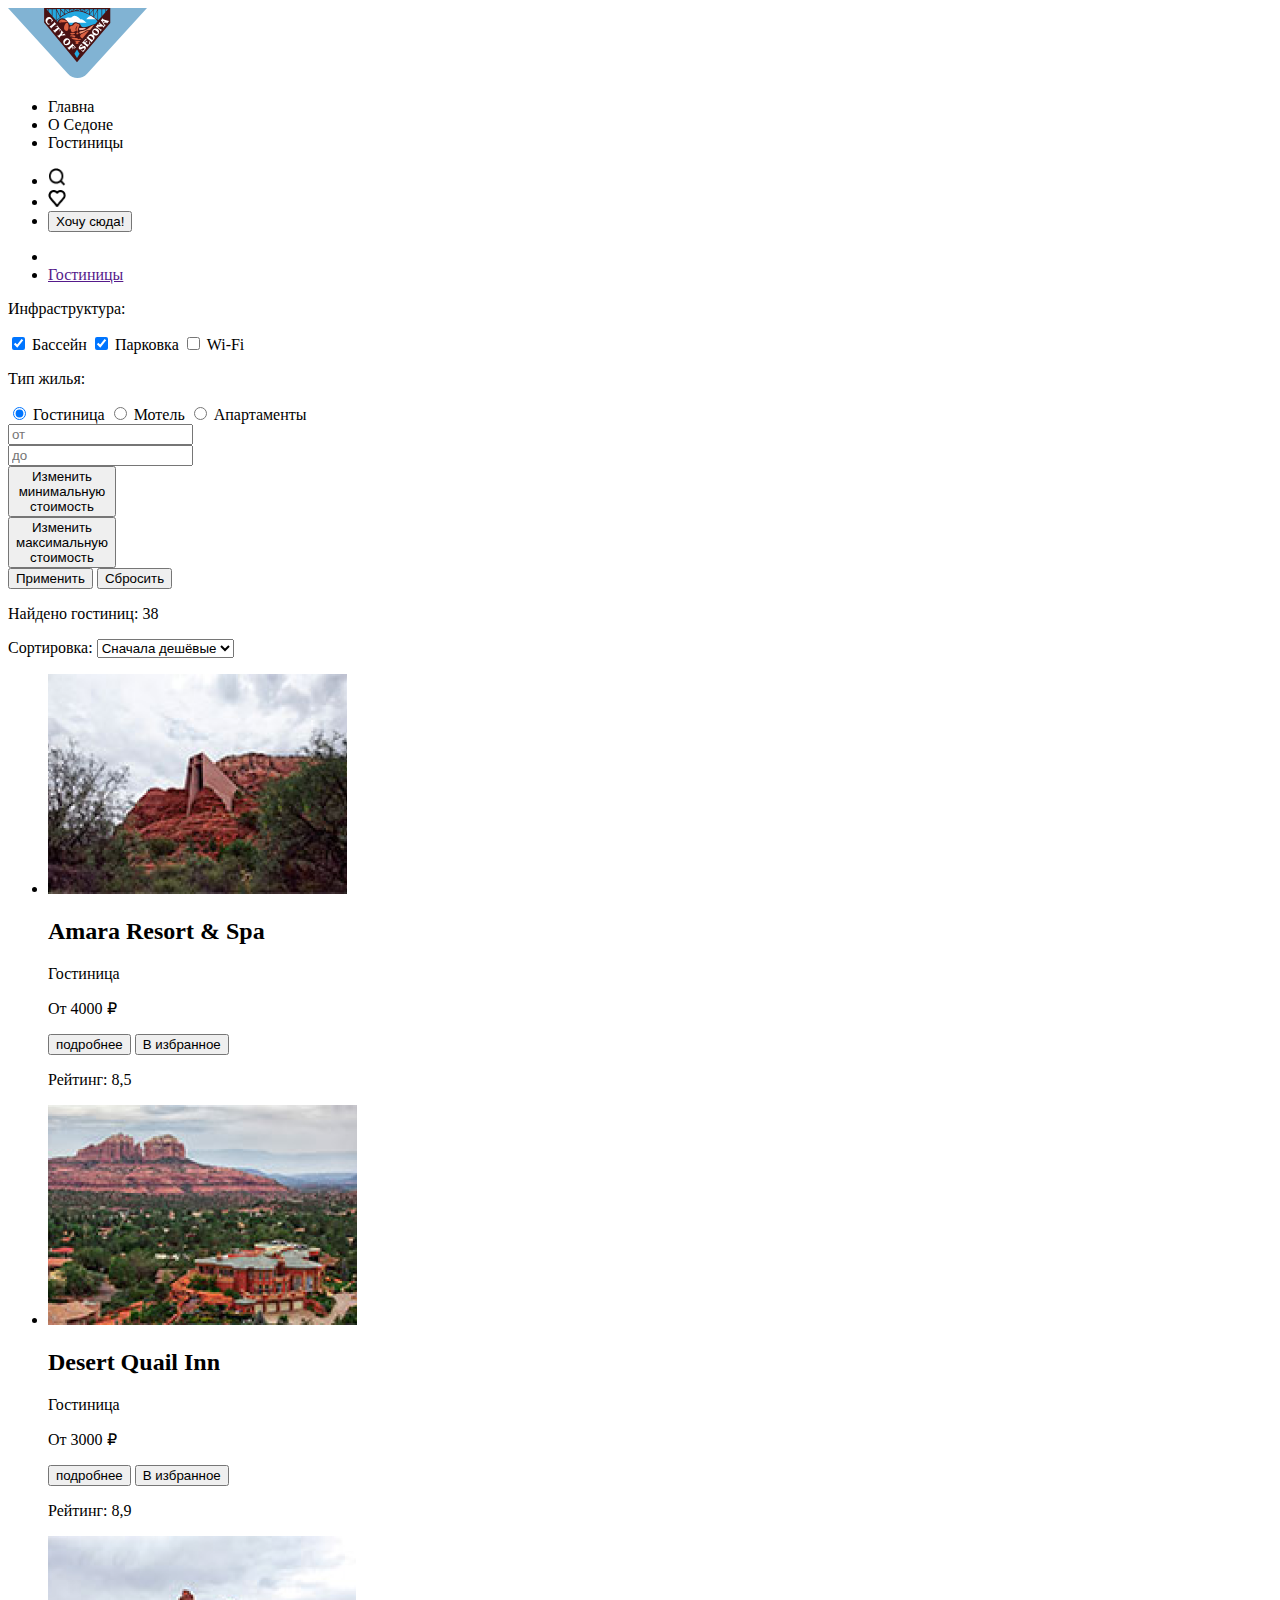
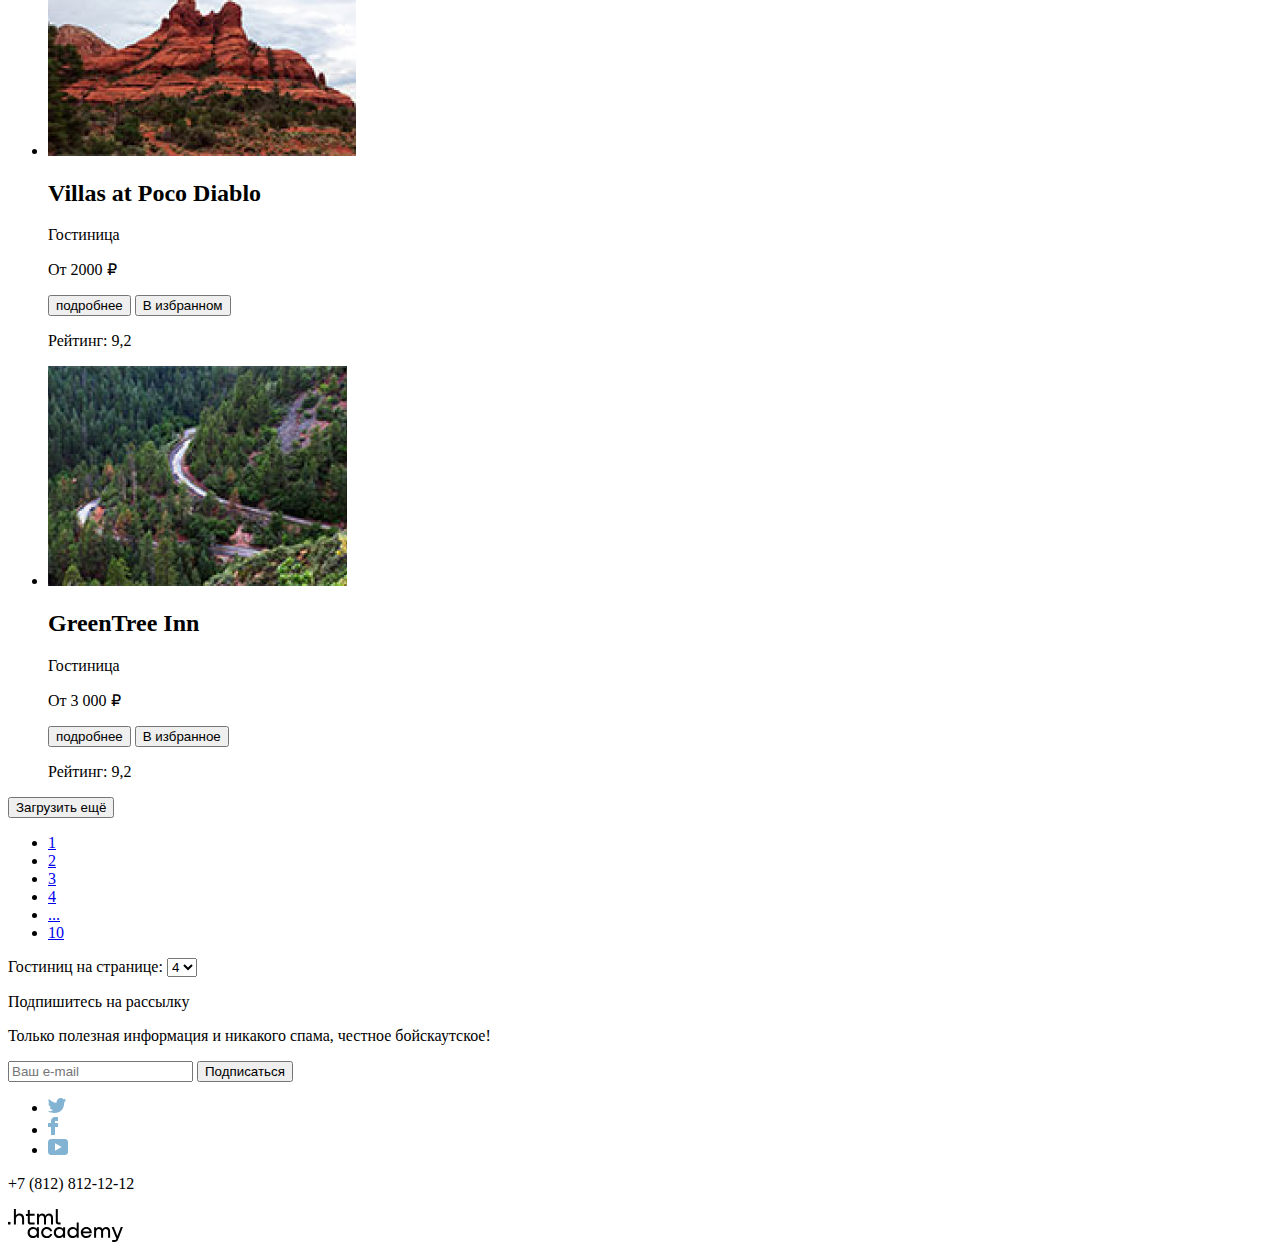
<file: 1/catalog.html>
<!DOCTYPE html>
<html lang="ru">

<head>
  <meta charset="utf-8">
  <title>HTML Academy: Седона</title>
  <base href="https://htmlacademy-htmlcss.github.io/1814593-sedona-33/1/">
</head>

<body>
  <header class="page-header">
    <div class="page-header__container container">
      <a class="page-header__link" href="#">
        <img class="page-header__logo" src="image/logo.svg" alt="Логотип Sedona" width="139" height="70">
      </a>
      <nav class="page-header__navigation navigation">
        <ul class="navigation__list">
          <li class="navigation__item">Главна</li>
          <li class="navigation__item">О Седоне</li>
          <li class="navigation__item">Гостиницы</li>
        </ul>
      </nav>
      <div class="page-header__user-nav user-nav">
        <ul class="user-nav__list">
          <li class="user-nav__item">
            <input class="user-nav__search" type="image" src="image/search.png" alt="Поиск" width="18,05" height="18,1">
          </li>
          <li class="user-nav__item">
            <input class="user-nav__heart" type="image" src="image/heart.png" alt="Сердце" width="18,05" height="17">
          </li>
          <li class="user-nav__item">
            <button class="user-nav__button">Хочу сюда!</button>
          </li>
        </ul>
      </div>
    </div>
  </header>
  <main class="page-main">
    <div class="page-main__container container">
      <section class="page-main__filter filter">
        <div class="filter__breadcrumbs breadcrumbs">
          <ul class="breadcrumbs__list">
            <li class="breadcrumbs__item">
              <a class="breadcrumbs__link" href="">
                <svg width="12" height="12" viewBox="0 0 12 12" fill="none" xmlns="http://www.w3.org/2000/svg">
                  <path d="M6 0.300049L0 5.80005V12H12V5.80005L6 0.300049ZM11 11H1V6.20005L6 1.70005L11 6.20005V11Z" fill="white" />
                  <path d="M4 10H5V7.5H7V10H8V6.5H4V10Z" fill="white" />
                </svg>
              </a>
            </li>
            <li class="breadcrumbs__item">
              <a class="breadcrumbs__link" href="">Гостиницы</a>
            </li>
          </ul>
        </div>
        <form class="filter__group">
          <p class="filter__infrastructure">Инфраструктура:</p>
          <div class="filter__checkmark">
            <input class="filter__input" type="checkbox" id="checkmark1" name="pool" value="pool" checked>
            <label class="filter__label" for="checkmark1">Бассейн</label>
            <input class="filter__input" type="checkbox" id="checkmark2" name="parking" value="parking" checked>
            <label class="filter__label" for="checkmark2">Парковка</label>
            <input class="filter__input" type="checkbox" id="checkmark3" name="wifi" value="wifi">
            <label class="filter__label" for="checkmark3">Wi-Fi</label>
          </div>
        </form>
        <form class="filter__group">
          <p class="filter__accommodation">Тип жилья:</p>
          <div class="filter__click">
            <input class="filter__input" type="radio" id="click1" name="hotel" value="hotel" checked>
            <label class="filter__label" for="click1">Гостиница</label>
            <input class="filter__input" type="radio" id="click2" name="motel" value="motel">
            <label class="filter__label" for="click2">Мотель</label>
            <input class="filter__input" type="radio" id="click3" name="apartment" value="apartment">
            <label class="filter__label" for="click3">Апартаменты</label>
          </div>
        </form>
        <div class="filter__cost">
					<form class="filter-form" action="#" method="post">
						<input class="filter-input" type="from" name="from" id="from" placeholder="от">
					</form>
					<form class="filter-form" action="#" method="post">
						<input class="filter-input" type="before" name="before" id="before" placeholder="до">
					</form>
					<div class="filter__range-bar range-bar" style="left: 0px; width: 108px">
						<button class="range-bar toggle-min" type="button">
							<span class="range-bar__span visually-hidden">Изменить минимальную стоимость</span>
						</button>
						<button class="range-bar toggle-max" type="button">
							<span class="range-bar__span visually-hidden">Изменить максимальную стоимость</span>
						</button>
					</div>
        </div>
				<div class="filter__button">
					<button class="filter__apply apply">Применить</button>
					<button class="filter__reset">Сбросить</button>
				</div>
      </section>
    </div>
    <div class="page-main__variants variants">
      <div class="variants container container">
        <p class="variants__title">Найдено гостиниц: 38</p>
        <form class="variants__sorting">
          <label for="variants__label visually-hidden">Сортировка:</label>
          <select class="variants__select" name="sorting" id="sorting">
            <option value="popular">Сначала дешёвые</option>
            <option value=""></option>
          </select>
        </form>
      </div>
    </div>
    <div class="page-main__catalog-cards catalog-cards">
      <ul class="catalog-cards__list">
        <li class="catalog-cards__item">
          <div class="catalog-cards__content">
            <a class="catalog-cards__link" href="#">
              <img class="catalog-cards__image" src="image/hotel-1.png" alt="Amara Resort & Spa">
            </a>
          </div>
          <div class="catalog-cards__sing">
            <h2 class="catalog-cards__title-cards">Amara Resort & Spa</h2>
            <p class="catalog-cards__hotel">Гостиница</p>
            <p class="catalog-cards__price">От 4000 ₽</p>
            <input class="catalog-cards__input" type="button" value="подробнее">
            <input class="catalog-cards__input" type="button" value="В избранное">
            <!--Прописать звездочки-->
            <p class="catalog-cards__rating">Рейтинг: 8,5</p>
          </div>
        </li>
        <li class="catalog-cards__item">
          <div class="catalog-cards__content">
            <a class="catalog-cards__link" href="#">
              <img class="catalog-cards__image" src="image/hotel-2.png" alt="Desert Quail Inn">
            </a>
          </div>
          <div class="catalog-cards__sing">
            <h2 class="catalog-cards__title-cards">Desert Quail Inn</h2>
            <p class="catalog-cards__hotel">Гостиница</p>
            <p class="catalog-cards__price">От 3000 ₽</p>
            <input class="catalog-cards__input" type="button" value="подробнее">
            <input class="catalog-cards__input" type="button" value="В избранное">
            <!--Прописать звездочки-->
            <p class="catalog-cards__rating">Рейтинг: 8,9</p>
          </div>
        </li>
        <li class="catalog-cards__item">
          <div class="catalog-cards__content">
            <a class="catalog-cards__link" href="#">
              <img class="catalog-cards__image" src="image/hotel-3.png" alt="Villas at Poco Diablo">
            </a>
          </div>
          <div class="catalog-cards__sing">
            <h2 class="catalog-cards__title-cards">Villas at Poco Diablo</h2>
            <p class="catalog-cards__hotel">Гостиница</p>
            <p class="catalog-cards__price">От 2000 ₽</p>
            <input class="catalog-cards__input" type="button" value="подробнее">
            <input class="catalog-cards__input" type="button" value="В избранном">
            <!--Прописать звездочки-->
            <p class="catalog-cards__rating">Рейтинг: 9,2</p>
          </div>
        </li>
        <li class="catalog-cards__item">
          <div class="catalog-cards__content">
            <a class="catalog-cards__link" href="#">
              <img class="catalog-cards__image" src="image/hotel-4.png" alt="GreenTree Inn">
            </a>
          </div>
          <div class="catalog-cards__sing">
            <h2 class="catalog-cards__title-cards">GreenTree Inn</h2>
            <p class="catalog-cards__hotel">Гостиница</p>
            <p class="catalog-cards__price">От 3 000 ₽</p>
            <input class="catalog-cards__input" type="button" value="подробнее">
            <input class="catalog-cards__input" type="button" value="В избранное">
            <!--Прописать звездочки-->
            <p class="catalog-cards__rating">Рейтинг: 9,2</p>
          </div>
        </li>
      </ul>
    </div>
    <div class="page-main__enumerate enumerate">
      <input class="enumerate__input" type="button" value="Загрузить ещё">
      <ul class="enumerate__list">
        <li class="enumerate__item">
          <a class="enumerate__link" href="#">1</a>
        </li>
        <li class="enumerate__item">
          <a class="enumerate__link" href="#">2</a>
        </li>
        <li class="enumerate__item">
          <a class="enumerate__link" href="#">3</a>
        </li>
        <li class="enumerate__item">
          <a class="enumerate__link" href="#">4</a>
        </li>
        <li class="enumerate__item">
          <a class="enumerate__link" href="#">...</a>
        </li>
        <li class="enumerate__item">
          <a class="enumerate__link" href="#">10</a>
        </li>
      </ul>
      <form class="enumerate__sort">
        <label for="enumerate__label">Гостиниц на странице:</label>
        <select class="enumerate__select" name="sorting" id="sorting">
          <option value="popular">4</option>
          <option value=""></option>
        </select>
      </form>
    </div>
    <div class="page-main__container container">
      <section class="page-main__subscribe subscribe">
        <p class="subscribe__title">Подпишитесь на рассылку</p>
        <p class="subscribe__text">Только полезная информация и никакого спама, честное бойскаутское!</p>
        <form class="subscribe__form" action="#" method="post">
          <input class="subscribe__input" type="text" name="sign" id="sign" placeholder="Ваш e-mail">
          <button class="subscribe__button" type="submit">Подписаться</button>
        </form>
      </section>
    </div>
  </main>
  <footer class="page-footer">
    <div class="page-footer__container container">
      <div class="page-footer__social">
        <ul class="social__list">
          <li class="social__item">
            <a class="social__link social__link--twitter" href="https://twitter.com/htmlacademy_ru">
              <svg width="18" height="15" viewBox="0 0 18 15" fill="none" xmlns="http://www.w3.org/2000/svg">
                <path
                  d="M11.6 0.200056C13.4 -0.299944 14.8 0.500056 15.4 1.40006C16.1 1.20006 16.8 0.900056 17.5 0.700056C17.5 1.60006 16.9 2.20006 16.6 2.50006C17.3 2.60006 18 1.90006 18 1.90006C17.8 2.90006 16.9 3.70006 16.3 3.90006C16.1 10.7001 13 15.1001 5.7 15.0001C5.1 15.0001 5.8 15.0001 5.2 15.0001C4.8 15.0001 0.8 14.5001 0 13.1001C2.4 13.3001 4.1 12.7001 5 11.9001C4 11.6001 2.1 11.5001 1.8 9.00006C2.2 9.10006 2.4 9.20006 3.1 9.10006C1.8 8.30006 0.4 7.50006 0.5 5.30006C0.8 5.60006 1.6 5.80006 1.9 5.80006C1.1 5.60006 -0.2 2.50006 0.9 0.900056C2.8 2.80006 4.9 4.50006 8.5 4.70006C8.7 2.30006 9.7 0.800056 11.6 0.200056Z"
                  fill="#83B3D3" />
              </svg>
            </a>
          </li>
          <li class="social__item">
            <a class="social__link social__link--facebook" href="https://www.facebook.com/htmlacademy">
              <svg width="10" height="18" viewBox="0 0 10 18" fill="none" xmlns="http://www.w3.org/2000/svg">
                <path d="M7 0C4.8 0 3 1.8 3 4V6H0V10H3V18H7V10H10V6H7V4H10V0H7Z" fill="#83B3D3" />
              </svg>
            </a>
          </li>
          <li class="social__item">
            <a class="social__link social__link--youtube" href="https://www.youtube.com/user/htmlacademyru">
              <svg width="20" height="16" viewBox="0 0 20 16" fill="none" xmlns="http://www.w3.org/2000/svg">
                <g clip-path="url(#clip0_18711_481)">
                  <path
                    d="M17 0H2.9C1.2 0 0 1.5 0 3.2V12.7C0 14.5 1.2 16 2.9 16H17.2C18.7 16 20.1 14.5 20.1 12.8V3.2C19.9 1.5 18.7 0 17 0ZM7 11.8V4.2L13.7 8L7 11.8Z"
                    fill="#83B3D3" />
                </g>
                <defs>
                  <clipPath id="clip0_18711_481">
                    <rect width="20" height="16" fill="white" />
                  </clipPath>
                </defs>
              </svg>
            </a>
          </li>
        </ul>
        <p class="page-footer__telefon">+7 (812) 812-12-12</p>
        <a href="" class="page-footer__htmlacademy">
          <svg width="115" height="33" viewBox="0 0 115 33" fill="none" xmlns="http://www.w3.org/2000/svg">
            <path d="M0 12.8999V15.4999H2.5V12.8999H0Z" fill="black" />
            <path
              d="M11.5999 4.5C9.9999 4.5 8.7999 5.2 7.9999 6.2H7.8999V0H5.8999V15.5H7.8999V10.2C7.8999 8.1 9.1999 6.6 11.1999 6.6C12.9999 6.6 14.0999 8 14.0999 9.8V15.5H16.0999V9.4C16.1999 6.4 14.2999 4.5 11.5999 4.5Z"
              fill="black" />
            <path
              d="M26.5999 4.8001H21.7999V1.1001H19.7999V4.9001H17.8999V6.9001H19.7999V12.9001C19.7999 14.6001 20.7999 15.6001 22.4999 15.6001H26.5999V13.6001H22.8999C22.1999 13.6001 21.7999 13.2001 21.7999 12.5001V6.8001H26.5999V4.8001Z"
              fill="black" />
            <path
              d="M41.1 4.6001C39.5 4.6001 38.2 5.4001 37.6 6.7001H37.5C36.9 5.5001 35.7 4.6001 34.1 4.6001C32.7 4.6001 31.6 5.4001 31 6.4001H30.9V4.8001H29V15.4001H31V10.0001C31 8.0001 32 6.5001 33.6 6.5001C35.1 6.5001 36 7.5001 36 9.1001V15.4001H38V9.8001C38 7.4001 39.4 6.5001 40.6 6.5001C42.1 6.5001 43 7.5001 43 9.1001V15.4001H45V8.9001C45.1 6.4001 43.6 4.6001 41.1 4.6001Z"
              fill="black" />
            <path
              d="M47.8 12.7C47.8 14.4 48.8 15.4 50.6 15.4H52.6V13.4H50.9001C50.2001 13.4 49.8 13 49.8 12.3V0H47.8V12.7Z"
              fill="black" />
            <path
              d="M28.9001 19.6999C28.0001 18.5999 26.7001 17.8999 25.0001 17.8999C21.9001 17.8999 19.6001 20.1999 19.6001 23.4999C19.6001 26.7999 21.9001 29.0999 25.0001 29.0999C26.8001 29.0999 28.0001 28.2999 28.8001 27.1999H28.9001V28.7999H30.9001V18.1999H28.9001V19.6999ZM25.3001 27.0999C23.1001 27.0999 21.7001 25.4999 21.7001 23.4999C21.7001 21.4999 23.1001 19.8999 25.3001 19.8999C27.5001 19.8999 28.9001 21.4999 28.9001 23.4999C28.9001 25.3999 27.5001 27.0999 25.3001 27.0999Z"
              fill="black" />
            <path
              d="M44.2 21.9999C43.7 19.5999 41.5999 17.8999 38.7999 17.8999C35.3999 17.8999 33.2 20.3999 33.2 23.4999C33.2 26.5999 35.3999 29.0999 38.7999 29.0999C41.5999 29.0999 43.7 27.2999 44.2 24.8999H42.0999C41.6999 26.1999 40.3999 27.1999 38.7999 27.1999C36.5999 27.1999 35.2 25.5999 35.2 23.5999C35.2 21.5999 36.5999 19.9999 38.7999 19.9999C40.3999 19.9999 41.5999 20.9999 42.0999 22.1999H44.2V21.9999Z"
              fill="black" />
            <path
              d="M55.1 19.6999C54.2 18.5999 52.9001 17.8999 51.2001 17.8999C48.1001 17.8999 45.8 20.1999 45.8 23.4999C45.8 26.7999 48.1001 29.0999 51.2001 29.0999C53.0001 29.0999 54.2 28.2999 55 27.1999H55.1V28.7999H57.1V18.1999H55.1V19.6999ZM51.5 27.0999C49.3 27.0999 47.9001 25.4999 47.9001 23.4999C47.9001 21.4999 49.3 19.8999 51.5 19.8999C53.7 19.8999 55.1 21.4999 55.1 23.4999C55.1 25.3999 53.6 27.0999 51.5 27.0999Z"
              fill="black" />
            <path
              d="M68.6999 19.7999C67.7999 18.6999 66.4999 17.8999 64.7999 17.8999C61.6999 17.8999 59.3999 20.1999 59.3999 23.4999C59.3999 26.7999 61.5999 29.0999 64.7999 29.0999C66.4999 29.0999 67.7999 28.2999 68.5999 27.2999H68.6999V28.7999H70.6999V13.3999H68.6999V19.7999ZM65.0999 27.0999C62.8999 27.0999 61.4999 25.4999 61.4999 23.4999C61.4999 21.4999 62.8999 19.8999 65.0999 19.8999C67.2999 19.8999 68.6999 21.4999 68.6999 23.4999C68.5999 25.4999 67.1999 27.0999 65.0999 27.0999Z"
              fill="black" />
            <path
              d="M78.3 17.8999C75 17.8999 72.8 20.3999 72.8 23.4999C72.8 26.4999 74.9 29.0999 78.3 29.0999C80.8 29.0999 82.8 27.7999 83.5 25.4999H81.4C80.9 26.4999 79.8 27.0999 78.4 27.0999C76.5 27.0999 75.1 25.7999 75 24.1999H83.8C84 20.5999 81.8 17.8999 78.3 17.8999ZM78.3 19.7999C80 19.7999 81.3 20.7999 81.6 22.3999H75.1C75.4 20.8999 76.6 19.7999 78.3 19.7999Z"
              fill="black" />
            <path
              d="M98.2001 17.8999C96.6001 17.8999 95.3001 18.6999 94.6001 19.8999H94.5001C93.9001 18.6999 92.7001 17.8999 91.1001 17.8999C89.7001 17.8999 88.6001 18.5999 88.0001 19.6999V18.1999H86.1001V28.7999H88.1001V23.3999C88.1001 21.3999 89.1001 19.9999 90.7001 19.8999C92.2001 19.8999 93.1001 20.8999 93.1001 22.4999V28.7999H95.1001V23.1999C95.1001 20.7999 96.5001 19.8999 97.7001 19.8999C99.2001 19.8999 100.1 20.8999 100.1 22.4999V28.7999H102.1V22.2999C102.2 19.6999 100.7 17.8999 98.2001 17.8999Z"
              fill="black" />
            <path
              d="M109.4 27.0001L105.8 18.1001H103.6L108.4 29.7001C108.1 30.6001 107.7 30.9001 106.7 30.9001H104.2V32.9001H106.7C108.5 32.9001 109.5 32.1001 110.2 30.3001L114.9 18.1001H112.8L109.4 27.0001Z"
              fill="black" />
          </svg>
        </a>
      </div>
    </div>
  </footer>
</body>
</file>
<file: css/styles.css>
@font-face {
	font-family: "PT Sans";
	font-style: normal;
	font-weight: 400;
	src: url("../fonts/ptsans-400.woff2") format("woff2");
	font-display: swap;
}

@font-face {
	font-family: "PT Sans";
	font-style: normal;
	font-weight: 700;
	src: url("../fonts/ptsans-700.woff2") format("woff2");
	font-display: swap;
}

@font-face {
	font-family: "PT Sans";
	font-style: italic;
	font-weight: 400;
	src: url("../fonts/pt-sans-italic.woff2") format("woff2");
}

@font-face {
	font-family: "PT Sans";
	font-style: italic;
	font-weight: 700;
	src: url("../fonts/pt-sans-bold-italic.woff2") format("woff2");
	font-display: swap;
}

/* PT Sans Narrow */
@font-face {
	font-family: "PT Sans Narrow";
	font-style: normal;
	font-weight: 700;
	src: url("../fonts/pt-sans-narrow-bold.woff2") format("woff2");
	font-display: swap;
}

/* Обнулящий стиль */

*,
*::before,
*::after {
	box-sizing: border-box;
	margin: 0;
	padding: 0;
	border: 0;
}

li {
	list-style: none;
}

a,
a:visited {
	text-decoration: none;
}

a:hover {
	text-decoration: none;
}

h1,
h2,
h3,
h4,
h5,
h6 {
	font-weight: inherit;
	font-size: inherit;
}

img {
	vertical-align: top;
}

body,
html {
	height: 100%;
}

/*ГЛАВНАЯ СТРАНИЦА*/

body {
	font-family: "PT Sans", sans-serif;
	font-size: 18px;
	line-height: 21px;
	font-style: normal;
	background-color: #ffffff;
	color: #000000;
}

.container {
	width: 1200px;
	margin: 0 auto;
	box-shadow: 0 0 15px rgba(0, 0, 0, 0.2);
}

.visually-hidden {
	position: absolute;
	width: 1px;
	height: 1px;
	margin: -1px;
	padding: 0;
	border: 0;
	clip: rect(0, 0, 0, 0);
	overflow: hidden;
}

/*шапка*/

.page-header__cap {
	display: flex;
}

.page-header__link {
	display: inline-block;
	margin-left: 70px;
}

.navigation__list {
	display: flex;
	justify-content: space-between;
	list-style-type: none;
	margin-left: 47px;
	flex-wrap: wrap;
}

.navigation__item {
	position: relative;
	margin-top: 20px;
	margin-right: 34px;
}

.navigation__item:last-child {
	margin-right: 0;
}

.navigation__link {
	font-family: "PT Sans", sans-serif;
	font-size: 20px;
	line-height: 26px;
	font-weight: 700;
	color: #000000;
	text-decoration: none;
}

.navigation__link--active::after {
	content: " ";
	position: absolute;
	left: 50%;
	bottom: -21px;
	width: 100%;
	transform: translate(-50%);
	border: 2px solid #756257;
}

.navigation__link:hover {
	color: #756257;
}

.navigation__link:focus {
	color: #000000;
	outline: none;
}

.navigation__link:active {
	color: rgba(117, 98, 87, 0.3);
	outline: none;
}

.user-nav {
	margin-left: 310px;
}

.user-nav__list {
	list-style-type: none;
	margin: 0;
	padding: 0;
	width: 270px;
	display: flex;
}

.user-nav__link {
	color: #000000;
}

.user-nav__link:hover {
	color: #756257;
}

.user-nav__link:focus {
	outline: none;
}

.user-nav__link:active {
	opacity: 0.3;
	outline: none;
}

.user-nav__search {
	margin-top: 23px;
	margin-right: 22px;
	margin-left: 2px;
}

.user-nav__heart {
	margin-top: 24px;
	margin-right: 32px;
	margin-left: 0;
}

.user-nav__item--heart {
	position: relative;
}

.user-nav__item--heart::before {
	content: "12";
	position: absolute;
	top: 15px;
	left: 13px;
	width: 20px;
	height: 20px;
	background-color: #7db54f;
	border-radius: 50%;
	font-family: "PT Sans", sans-serif;
	font-style: normal;
	font-weight: 400;
	font-size: 10px;
	line-height: 13px;
	color: #ffffff;
	text-align: center;
	padding-top: 3px;
}

.user-nav__button {
	font-family: "PT Sans", sans-serif;
	font-size: 16px;
	line-height: 20px;
	text-transform: uppercase;
	background-color: #756257;
	color: #ffffff;
	border-radius: 4px;
	width: 160px;
	height: 37px;
	margin-top: 14px;
	border: none;
	cursor: pointer;
}

.user-nav__button:hover {
	background: #615048;
}

.user-nav__button:focus {
	background: #615048;
	border: 3px solid #83b3d3;
	border-radius: 4px;
	outline: none;
}

.user-nav__button:active {
	text-align: center;
	text-transform: uppercase;
	color: rgba(255, 255, 255, 0.3);
	border: none;
}

.caption__picture-title {
	margin: 0;
	margin-top: 50px;
	margin-left: 371px;
	position: absolute;
	z-index: 1;
}

.caption__picture-pattern {
	margin: 0;
	position: absolute;
	top: 494px;
	z-index: 3;
}

/*main*/
.page-main {
	margin-top: -5px;
}

.caption__title {
	font-family: "PT Sans", sans-serif;
	font-size: 30px;
	line-height: 36px;
	text-transform: uppercase;
	font-weight: bold;
	margin-top: 62px;
	text-align: center;
	margin-bottom: 31px;
}

.caption__text {
	font-size: 22px;
	line-height: 36px;
	color: #333;
	text-align: center;
	font-style: normal;
	font-weight: normal;
	margin-bottom: 80px;
}

/*список*/

.content {
	display: flex;
}

.content__list {
	list-style-type: none;
	padding: 0;
}

.content__item {
	width: 100%;
	text-align: center;
	background-color: rgba(131, 179, 211, 0.12);
}

.description {
	display: flex;
	background-color: #83b3d3;
	color: #ffffff;
}

.description__block {
	text-align: center;
	width: 400px;
	padding-top: 98px;
}

.description__title {
	font-family: "PT Sans", sans-serif;
	text-transform: uppercase;
	font-weight: bold;
	font-size: 24px;
	line-height: 28px;
	margin-bottom: 22px;
}

.description__text {
	padding: 7px 90px 6px 90px;
	margin-bottom: 17px;
}

.service__list {
	width: 100%;
	display: flex;
	flex-wrap: wrap;
}

.service__item {
	padding: 185px 50px 89px 50px;
	flex-basis: calc(100% / 3);
	position: relative;
}

.service__item::before {
	content: "";
	position: absolute;
	left: 50%;
	top: 0;
	transform: translateX(-50%);
	width: 75px;
	height: 75px;
	margin-top: 86px;
}

.service__item--home {
	padding: 185px 80px 89px 80px;
}

.service__item--home::before {
	background: url("../image/icon-houm.svg") no-repeat center bottom;
}

.service__item--food {
	background-color: #ffffff;
}
.service__item--food::before {
	background: url("../image/icon2-food.svg") no-repeat center bottom;
}

.service__item--souvenirs::before {
	background: url("../image/icon3-gift.svg") no-repeat center bottom;
}

.service__title {
	font-size: 24px;
	line-height: 28px;
	font-weight: bold;
	text-transform: uppercase;
	margin-bottom: 19px;
}

.service__text {
	font-size: 18px;
	line-height: 21px;
	color: #333333;
	padding: 0 35px;
}

.devil {
	display: flex;
	background-color: #83b3d3;
	color: #ffffff;
}

.devil__bloсk {
	background-color: #83b3d3;
	color: #ffffff;
}

.devil__title {
	font-family: "PT Sans", sans-serif;
	text-transform: uppercase;
	font-weight: bold;
	font-size: 24px;
	line-height: 28px;
	text-align: center;
	padding: 0 115px;
	margin-top: 99px;
	margin-bottom: 28px;
}

.devil__text {
	padding: 0 80px;
	margin-bottom: 30px;
}

.enumeration {
	width: 100%;
	display: flex;
}

.enumeration__item {
	flex-basis: calc(100% / 3);
	padding-top: 98px;
	padding-bottom: 79px;
	margin: 0 auto;
}

.enumeration__item--color {
	background-color: rgba(131, 179, 211, 0.2);
}

.enumeration__title {
	font-size: 24px;
	font-weight: bold;
	line-height: 28px;
	text-transform: uppercase;
	padding: 0 110px;
	margin-bottom: 28px;
}

.enumeration__text {
	padding: 0 80px;
	margin-bottom: 30px;
}

/*Заинтересовались?*/
.search {
	text-align: center;
	margin-bottom: 93px;
}

.search__title {
	font-size: 30px;
	line-height: 36px;
	font-weight: bold;
	text-transform: uppercase;
	padding-top: 90px;
	margin-bottom: 30px;
}

.search__text {
	font-size: 22px;
	line-height: 26px;
	color: #333333;
	padding: 0 25px;
	margin-bottom: 55px;
}

.search__button {
	background-color: #756257;
	border-radius: 10px;
	width: 575px;
	padding: 14px 0 10px 0;
}

.search__span {
	font-family: "PT Sans", sans-serif;
	font-size: 20px;
	line-height: 36px;
	font-weight: bold;
	color: #ffffff;
	text-transform: uppercase;
}

.search__button:hover {
	background-color: #615048;
	border-radius: 10px;
}

.search__button:focus {
	border: 3px solid #83b3d3;
	box-sizing: border-box;
	border-radius: 10px;
	outline: none;
}

.search__button:active {
	background-color: #615048;
	color: rgba(255, 255, 255, 0.3);
	outline: none;
	border: none;
}

.subscribe {
	text-align: center;
	background-image: url("../image/background.png");
	background-color: #83b3d3;
	background-repeat: no-repeat;
	padding: 94px 0;
}

.subscribe__title {
	font-size: 30px;
	line-height: 36px;
	font-weight: bold;
	text-transform: uppercase;
	color: #ffffff;
	margin-bottom: 29px;
}

.subscribe__text {
	font-size: 22px;
	line-height: 26px;
	color: #ffffff;
	width: 720px;
	padding: 0 90px;
	margin: 0 auto;
	margin-bottom: 46px;
}

.subscribe__form {
	display: flex;
	justify-content: center;
}

.subscribe__input {
	font-family: "PT Sans", sans-serif;
	font-style: normal;
	font-weight: 400;
	font-size: 18px;
	line-height: 26px;
	background-color: #f2f2f2;
	border-radius: 10px 0px 0px 10px;
	padding: 17px 0 17px 22px;
	width: 600px;
}

.subscribe__input:hover {
	background-color: #e6e6e6;
	border-radius: 10px 0px 0px 10px;
}

.subscribe__input:focus {
	background-color: #e6e6e6;
	border-radius: 10px 0px 0px 10px;
	outline: 3px solid #83b3d3;
	border: none;
}

.subscribe__button {
	font-family: "PT Sans", sans-serif;
	font-size: 20px;
	line-height: 26px;
	font-weight: bold;
	display: flex;
	align-items: center;
	justify-content: center;
	text-transform: uppercase;
	background-color: #83b3d3;
	color: #ffffff;
	border-radius: 0px 10px 10px 0px;
	width: 200px;
	height: 60px;
	border: none;
}

.subscribe__button:hover {
	background-color: #68a2ca;
	border-radius: 0px 10px 10px 0px;
}

.subscribe__button:focus {
	background-color: #68a2ca;
	border: 3px solid #756257;
	border-radius: 0px 10px 10px 0px;
	outline: none;
}

.subscribe__button:active {
	background-color: #68a2ca;
	border-radius: 0px 10px 10px 0px;
	border: none;
	outline: none;
	opacity: 0.3;
}

.subscribe__button:disabled {
	border: 2px solid #ff5757;
	box-sizing: border-box;
	border-radius: 0px 10px 10px 0px;
	transform: matrix(-1, 0, 0, 1, 0, 0);
}

/*Подвал*/

.page-footer {
	padding: 40px 0;
}

.page-footer__partition {
	display: flex;
	align-items: center;
	justify-content: space-between;
}

.social__list {
	list-style-type: none;
	display: flex;
	padding-left: 71px;
}

.social__item {
	padding-right: 30px;
}

.social__link {
	width: 20px;
	height: 16px;
	color: #83b3d3;
}

.social__link:hover {
	color: #68a2ca;
}

.social__link:focus {
	color: #68a2ca;
	border: 3px solid #83b3d3;
	box-sizing: border-box;
	border-radius: 5px;
	outline: none;
}

.social__link:active {
	opacity: 0.3;
	border: none;
	outline: none;
}

.page-footer__phone {
	color: #000000;
	font-size: 40px;
	line-height: 40px;
	text-transform: uppercase;
	text-decoration: none;
	padding-right: 20px;
}

.page-footer__phone:hover {
	color: #756257;
}

.page-footer__phone:focus {
	color: #756257;
	border: 3px solid #83b3d3;
	box-sizing: border-box;
	border-radius: 10px;
	outline: none;
}

.page-footer__phone:active {
	color: #756257;
	opacity: 0.3;
	border: none;
	outline: none;
}

.page-footer__link {
	color: #000000;
	padding-right: 73px;
}

.page-footer__link:hover {
	color: #756257;
}

.page-footer__link:focus {
	color: #756257;
	border: 3px solid #83b3d3;
	border-radius: 10px;
	outline: none;
}

.page-footer__link:active {
	color: #756257;
	opacity: 0.3;
	border: none;
}

/*КАТАЛОГ*/

/*main*/
/*панель фильтр*/

.filter {
	padding-top: 41px;
	padding-bottom: 78px;
	background-image: url("../image/catalog-background.png");
	background-repeat: no-repeat;
	background-size: cover;
	background-color: #83b3d3;
}

.filter__title {
	font-size: 60px;
	line-height: 65px;
	font-weight: bold;
	color: #ffffff;
	margin-left: 72px;
}

.breadcrumbs {
	display: flex;
	margin-bottom: 45px;
	margin-left: 73px;
}

.breadcrumbs__item {
	position: relative;
	margin-right: 11px;
}

.breadcrumbs__hotel {
	padding-left: 15px;
}

.breadcrumbs__hotel::before {
	content: "";
	position: absolute;
	top: 8px;
	left: 0;
	width: 6px;
	height: 8px;
	background-image: url("../image/catalog-arrow.svg");
	background-repeat: no-repeat;
	opacity: 0.3;
}

.breadcrumbs__link {
	font-size: 16px;
	line-height: 21px;
	text-decoration: none;
	color: #ffffff;
}

.breadcrumbs__link:hover {
	color: #ffffff;
	opacity: 0.6;
}

.breadcrumbs__link:focus {
	border: 3px solid #83b3d3;
	box-sizing: border-box;
	border-radius: 4px;
	outline: none;
}

.breadcrumbs__link:active {
	color: #ffffff;
	opacity: 0.3;
	border: none;
}

/* Фильтры */

.group-filter__form {
	display: flex;
}

.filter__subtitle {
	font-size: 20px;
	line-height: 26px;
	font-weight: bold;
	color: #ffffff;
}

/* Фильтр "Инфраструктура" */

.infrastructure {
	margin-left: 71px;
}

.infrastructure__title {
	margin-bottom: 31px;
}

.infrastructure__item {
	font-family: "PT Sans", sans-serif;
	font-weight: 400;
	font-size: 18px;
	line-height: 23px;
	color: #ffffff;
	margin-bottom: 13px;
	position: relative;
}

.infrastructure__item:last-child {
	margin-bottom: 0;
}

.infrastructure__label {
	padding-left: 41px;
}

/* стилизация чекбокса */

.infrastructure__style {
	position: absolute;
	width: 20px;
	height: 20px;
	background-color: #ffffff;
	border-radius: 4px;
	margin-left: -40px;
	cursor: pointer;
}

.infrastructure__input:checked + .infrastructure__style {
	background-image: url("../image/checkmark.svg");
	background-repeat: no-repeat;
	background-position: center;
}

.infrastructure__style:hover {
	background: rgba(255, 255, 255, 0.6);
	border-radius: 4px;
}

.infrastructure__style:focus {
	background: rgba(255, 255, 255, 0.6);
	border-radius: 4px;
	border: 3px solid #83b3d3;
}

.infrastructure__style:active {
	background: rgba(255, 255, 255, 0.3);
	border-radius: 4px;
}

/* Фильтр "Тип жилья" */

.typehouse {
	margin-left: 68px;
}

.typehouse__title {
	margin-bottom: 31px;
}

.typehouse__item {
	font-family: "PT Sans", sans-serif;
	font-weight: 400;
	font-size: 18px;
	line-height: 23px;
	color: #ffffff;
	margin-bottom: 13px;
	position: relative;
}

.typehouse__item:last-child {
	margin-bottom: 0;
}

.typehouse__label {
	padding-left: 40px;
}

.typehouse__style:focus {
	border: 3px solid #83b3d3;
	box-sizing: border-box;
}

/* Стилизация радиокнопки */

.typehouse__style {
	position: absolute;
	width: 20px;
	height: 20px;
	background-color: #ffffff;
	border-radius: 50%;
	margin-left: -39px;
	cursor: pointer;
}

.typehouse__input:checked + .typehouse__style {
	width: 20px;
	height: 20px;
	background-color: #3f5e72;
	border: 5px solid #ffffff;
	border-radius: 50%;
	margin-left: -39px;
}

/* Фильтр "Стоимость" */

.cost {
	margin-left: 168px;
}

.cost__title {
	margin-bottom: 35px;
}

.cost__frame {
	width: 287px;
	display: flex;
}

.cost__figure {
	display: flex;
	box-sizing: border-box;
	background: none;
	align-items: center;
}

.cost__figure--left {
	position: relative;
	width: 143px;
}

.cost__figure--left::before {
	content: "от";
	position: absolute;
	width: 17px;
	height: 23px;
	top: 13px;
	right: 14px;
	color: #ffffff;
	opacity: 0.3;
}

.cost__figure--right {
	position: relative;
	width: 144px;
}

.cost__figure--right::before {
	content: "до";
	position: absolute;
	width: 17px;
	height: 23px;
	top: 13px;
	right: 19px;
	color: #ffffff;
	opacity: 0.3;
}

.cost__input {
	font-family: "PT Sans", sans-serif;
	font-style: normal;
	font-weight: 400;
	font-size: 18px;
	line-height: 23px;
	width: 100%;
	padding: 12px 0 9px 0;
	background: none;
	outline: none;
}

.cost__input::placeholder {
	color: #ffffff;
}

.cost__input:hover {
	border: 2px solid #ffffff;
	box-sizing: border-box;
	opacity: 0.6;
}

.cost__input:focus {
	border: 2px solid #ffffff;
	box-sizing: border-box;
	box-shadow: 0px 0px 0px 3px #81b3d2;
	outline: none;
}

.cost__input:active {
	background: #756257;
	border: 2px solid #ffffff;
	box-sizing: border-box;
	outline: none;
}

.cost__input--left {
	border: 2px solid #ffffff;
	border-radius: 4px 0 0 4px;
	padding-left: 15px;
	position: relative;
	left: 2px;
}

.cost__input--right {
	border: 2px solid #ffffff;
	border-radius: 0 4px 4px 0;
	padding-left: 15px;
}

/*стилизация ШКАЛЫ*/

.cost__range {
	position: relative;
	height: 4px;
	margin-bottom: 16px;
	background-color: #242424;
	border-radius: 2px;
	background-color: #ffffff;
	margin-top: 28px;
	margin-left: 10px;
}

.range__button {
	background-color: none;
	position: absolute;
	width: 20px;
	height: 20px;
	background-color: #ffffff;
	border: none;
	border-radius: 5px;
	cursor: pointer;
}

.range__button:hover {
	background: #ffffff;
	box-shadow: 0px 4px 10px rgba(0, 0, 0, 0.25);
	border-radius: 5px;
}
.range__button:focus {
	border: 3px solid #83b3d3;
	box-shadow: 0px 4px 10px rgba(0, 0, 0, 0.25);
	border-radius: 5px;
	outline: none;
}

.range__button:active {
	border: 2px solid #83b3d3;
	box-shadow: 0px 7px 15px rgba(0, 0, 0, 0.4);
	border-radius: 5px;
	outline: none;
}

.range__button--toggle-min {
	top: -8px;
	left: -10px;
}

.range__button--toggle-max {
	top: -8px;
	left: 206px;
}

/* Кнопки "применить" и "сбросить" */

.group-filter__buttons {
	display: flex;
	flex-direction: column;
}

.buttons {
	margin-left: 81px;
	margin-top: 61px;
}

.buttons__apply {
	font-family: "PT Sans", sans-serif;
	font-weight: 700;
	font-size: 16px;
	line-height: 21px;
	text-transform: uppercase;
	color: #ffffff;
	width: 160px;
	background-color: #83b3d3;
	border-radius: 4px;
	padding: 13px 0 14px 0;
	margin-bottom: 20px;
	cursor: pointer;
}

.buttons__apply:hover {
	background-color: #68a2ca;
	border-radius: 4px;
}

.buttons__apply:focus {
	border: 3px solid #ffffff;
	border-radius: 4px;
	outline: none;
}

.buttons__apply:active {
	color: #ffffff;
	opacity: 0.3;
	border: none;
}

.buttons__reset {
	font-family: "PT Sans", sans-serif;
	font-weight: 400;
	font-size: 18px;
	line-height: 23px;
	color: #ffffff;
	border: none;
	background: none;
	cursor: pointer;
}

.buttons__reset:hover {
	color: #ffffff;
	opacity: 0.6;
}

.buttons__reset:focus {
	border: 3px solid #83b3d3;
	box-sizing: border-box;
	border-radius: 4px;
	outline: none;
}

.buttons__reset:active {
	color: #ffffff;
	opacity: 0.3;
	border: none;
}

/*раздел с карточками товара*/
.catalog-cards {
	padding-top: 44px;
	padding-bottom: 30px;
}

.variants {
	display: flex;
	align-items: center;
	margin-bottom: 53px;
}

.variants__title {
	font-family: "PT Sans", sans-serif;
	font-size: 30px;
	line-height: 39px;
	font-weight: bold;
	text-transform: uppercase;
	margin-left: 71px;
}

.variants__select {
	font-family: "PT Sans", sans-serif;
	font-weight: 400;
	font-size: 18px;
	line-height: 23px;
	color: #333333;
	border: 2px solid #e6e6e6;
	border-radius: 4px;
	width: 287px;
	margin-left: 192px;
	padding: 8px 0 11px 13px;
}

.variants__select:hover {
	border: 2px solid #83b3d3;
}

.variants__select:focus {
	border: 2px solid #83b3d3;
	outline: none;
}

.variants__select:active {
	border: 2px solid #e6e6e6;
}

.catalog-cards__cart-sorting {
	color: #000000;
	border: 2px solid #e6e6e6;
	border-radius: 4px;
	width: 48px;
	height: 48px;
	text-align: center;
	padding-top: 13px;
	margin-left: 8px;
}

.catalog-cards__cart-sorting:hover,
.catalog-cards__cart-sorting:focus {
	border: 2px solid #83b3d3;
	outline: none;
}

.catalog-cards__cart-sorting:active {
	border: 2px solid #000000;
	outline: none;
}

.catalog-cards__cart-sorting--black {
	border: 2px solid #000000;
	box-sizing: border-box;
	border-radius: 4px;
	margin-left: 81px;
}

.catalog-cards__image:hover {
	opacity: 0.6;
}

.catalog-cards__image:focus {
	border: none;
	outline: none;
}

.catalog-cards__image:active {
	opacity: 0.3;
}

.catalog-cards__list {
	display: grid;
	grid-template-columns: 340px 340px 340px;
	column-gap: 18px;
	row-gap: 10px;
	margin-left: 72px;
	margin-bottom: 34px;
}

.catalog-cards__item {
	padding: 20px;
}

.catalog-cards__title-cards {
	font-family: "PT Sans", sans-serif;
	font-weight: 700;
	font-size: 24px;
	padding-top: 20px;
	margin-bottom: 21px;
}

.catalog-cards__text {
	display: flex;
	margin-bottom: 17px;
}

.catalog-cards__hotel {
	font-size: 18px;
	line-height: 23px;
	color: #333333;
}

.catalog-cards__price {
	font-size: 18px;
	line-height: 23px;
	color: #333333;
	margin-left: 80px;
}

.catalog-cards__input--detail {
	font-family: "PT Sans", sans-serif;
	font-size: 16px;
	line-height: 21px;
	font-weight: bold;
	text-transform: uppercase;
	color: #ffffff;
	width: 133.01px;
	height: 37px;
	background: #756257;
	border-radius: 4px;
	border: none;
	cursor: pointer;
}

.catalog-cards__input--detail:focus {
	background-color: #615048;
	border: 3px solid #83b3d3;
	outline: none;
}

.catalog-cards__input--detail:hover {
	background-color: #615048;
	background-color: #615048;
}

.catalog-cards__input--detail:active {
	background-color: #615048;
	color: #ffffff;
	opacity: 0.3;
	border: none;
}

.catalog-cards__input--favorite {
	font-family: "PT Sans", sans-serif;
	font-size: 16px;
	line-height: 21px;
	font-weight: bold;
	text-transform: uppercase;
	width: 140.94px;
	height: 37px;
	background-color: #83b3d3;
	color: #ffffff;
	border-radius: 4px;
	border: none;
	margin-left: 21px;
	cursor: pointer;
}

.catalog-cards__input--favorite:focus {
	background-color: #68a2ca;
	border: 3px solid #756257;
	outline: none;
}

.catalog-cards__input--favorite:hover {
	background-color: #68a2ca;
	border: 1px solid #756257;
}

.catalog-cards__input--favorite:active {
	background-color: #68a2ca;
	border: 1px solid #756257;
	opacity: 0.3;
	border: none;
}

.catalog-cards__input--green {
	font-family: "PT Sans", sans-serif;
	font-size: 16px;
	line-height: 21px;
	font-weight: bold;
	text-transform: uppercase;
	width: 140.94px;
	height: 37px;
	background-color: #7db54f;
	color: #ffffff;
	border-radius: 4px;
	border: none;
	margin-left: 21px;
}

.catalog-cards__input--green:focus {
	background-color: #6c9e42;
	border: 3px solid #756257;
	outline: none;
}

.catalog-cards__input--green:hover {
	background-color: #6c9e42;
}

.catalog-cards__input--green:active {
	background-color: #6c9e42;
	opacity: 0.3;
	border: none;
}

.rank {
	display: flex;
}
.rank__list {
	display: flex;
	margin-top: 14px;
}
.rank__item {
	width: 18px;
	background-image: url("../image/star.svg");
	background-repeat: no-repeat;
	background-position: center;
	margin-right: 7px;
}
.rank__text {
	font-size: 16px;
	line-height: 21px;
	text-transform: uppercase;
	color: #333333;
	background: #f2f2f2;
	border-radius: 4px;
	width: 160px;
	height: 37px;
	display: flex;
	align-items: center;
	justify-content: center;
	margin-top: 16px;
	margin-left: auto;
}

.numeration__download {
	position: relative;
	padding: 30px 0;
	margin-bottom: 30px;
}

.numeration__download::after {
	content: "";
	position: absolute;
	left: 73px;
	bottom: 0;
	width: 1055px;
	height: 1px;
	background-color: #e6e6e6;
}

.numeration__download::before {
	content: "";
	position: absolute;
	top: 0;
	left: 73px;
	width: 1055px;
	height: 1px;
	background-color: #e6e6e6;
}

.numeration__input {
	font-family: "PT Sans", sans-serif;
	font-size: 20px;
	line-height: 26px;
	font-weight: bold;
	font-style: normal;
	text-transform: uppercase;
	width: 620px;
	background-color: #83b3d3;
	color: #ffffff;
	border-radius: 4px;
	padding: 17px 0;
	margin-left: 290px;
	cursor: pointer;
}

.numeration__placement {
	display: flex;
}

.numeration__list {
	display: flex;
	margin-left: 72px;
}

.numeration__item {
	margin-right: 8px;
}

.numeration__item:last-child {
	margin-right: 0;
}

.numeration__link {
	font-family: "PT Sans", sans-serif;
	font-size: 20px;
	line-height: 26px;
	font-weight: bold;
	background-color: #83b3d3;
	color: #ffffff;
	border-radius: 4px;
	display: inline-block;
	width: 55px;
	height: 55px;
	text-align: center;
	padding-top: 14px;
}

.numeration__link--active {
	font-size: 20px;
	line-height: 26px;
	font-weight: bold;
	text-transform: uppercase;
	text-decoration: none;
	background-color: #f2f2f2;
	color: #000000;
	border-radius: 4px;
}

.numeration__link:hover {
	background-color: #68a2ca;
}

.numeration__link:focus {
	background-color: #68a2ca;
	outline: none;
}

.numeration__link:active {
	background-color: #68a2ca;
	border: 3px solid #756257;
	opacity: 0.3;
}

.numeration__sort {
	margin-top: 3px;
	margin-left: 300px;
}

.numeration__select {
	border: 2px solid #e6e6e6;
	border-radius: 4px;
	width: 160px;
	font-size: 18px;
	padding: 11px 11px;
	margin-left: 47px;
}

.sign {
	text-align: center;
	padding: 43px 0 141px 0;
}

.sign__title {
	font-size: 30px;
	line-height: 36px;
	font-weight: bold;
	text-transform: uppercase;
	color: #000000;
	margin-bottom: 46px;
}

.sign__text {
	font-size: 22px;
	line-height: 26px;
	color: #333333;
	width: 720px;
	padding: 0 90px;
	margin: 0 auto;
	margin-bottom: 46px;
}

.sign__form {
	display: flex;
	justify-content: center;
}

.sign__input {
	font-family: "PT Sans", sans-serif;
	font-style: normal;
	font-weight: 400;
	font-size: 18px;
	line-height: 26px;
	background-color: #f2f2f2;
	border-radius: 10px 0px 0px 10px;
	padding: 17px 0 17px 22px;
	width: 600px;
}

.sign__input:hover {
	background-color: #e6e6e6;
	border-radius: 10px 0px 0px 10px;
}

.sign__input:focus {
	background-color: #e6e6e6;
	border: none;
	border-radius: 10px 0px 0px 10px;
	outline: 3px solid #83b3d3;
}

.sign__button {
	font-family: "PT Sans", sans-serif;
	font-size: 20px;
	line-height: 26px;
	font-weight: bold;
	display: flex;
	align-items: center;
	justify-content: center;
	text-transform: uppercase;
	background-color: #83b3d3;
	color: #ffffff;
	border-radius: 0px 10px 10px 0px;
	width: 200px;
	height: 60px;
	border: none;
	cursor: pointer;
}

.sign__button:hover {
	background-color: #68a2ca;
	border-radius: 0px 10px 10px 0px;
}

.sign__button:focus {
	background-color: #68a2ca;
	border: 3px solid #756257;
	border-radius: 0px 10px 10px 0px;
	outline: none;
}

.sign__button:active {
	background-color: #68a2ca;
	border-radius: 0px 10px 10px 0px;
	border: none;
	outline: none;
	opacity: 0.3;
}

/*ПОПОВЕР*/

/* .popover-closed {
	display: none;
} */

.popover {
	position: absolute;
	top: 396px;
	right: 194px;
	z-index: 10;
	width: 715px;
	padding: 62px 62px 70px 62px;
	font-family: "PT Sans", sans-serif;
	color: #242424;
	background-color: #ffffff;
	min-height: 186px;
	box-shadow: 0 25px 50px rgba(0, 0, 0, 0.15);
	border-radius: 30px;
	margin-right: 400px;
}

.popover::after {
	content: "";
	position: absolute;
	right: 69px;
	top: 56px;
	width: 53px;
	height: 53px;
	border-radius: 50%;
	background-color: #f2f2f2;
	background-image: url("../image/cross.svg");
	background-repeat: no-repeat;
	background-position: center;
	cursor: pointer;
}

.popover-title {
	font-family: "PT Sans", sans-serif;
	font-weight: 700;
	font-size: 30px;
	line-height: 40px;
	width: 499px;
	text-transform: uppercase;
	padding-left: 6px;
	padding-bottom: 61px;
}

.popover-content {
	height: 100%;
}

.popover___data-entry {
	padding-left: 9px;
}

.data-entry__label {
	width: 155px;
	font-family: "PT Sans", sans-serif;
	font-weight: 700;
	font-size: 18px;
	line-height: 40px;
}

.data-entry__field {
	font-family: "PT Sans", sans-serif;
	font-weight: 700;
	font-size: 18px;
	line-height: 40px;
	color: #000000;
	background-color: #f2f2f2;
	border-radius: 4px;
	width: 420px;
	padding-left: 19px;
	padding-top: 5px;
	padding-bottom: 5px;
	margin-left: 51px;
	background-image: url("../image/data.svg");
	background-repeat: no-repeat;
	background-position: 385px;
	position: relative;
}

.data-entry__field:hover {
	background-color: #e6e6e6;
}

.data-entry__field:focus {
	background: #e6e6e6;
	border: 3px solid #83b3d3;
	border-radius: 4px;
	outline: none;
}

.data-entry__text {
	font-family: "PT Sans", sans-serif;
	font-weight: 400;
	font-size: 16px;
	color: #ff5757;
	padding-top: 3px;
	padding-left: 163px;
	padding-bottom: 16px;
}

.popover___data-exit {
	padding-left: 8px;
}

.popover__data-exit {
	padding-left: 9px;
}

.text__label {
	font-family: "PT Sans", sans-serif;
	font-weight: 700;
	font-size: 18px;
	line-height: 40px;
}

.data-exit__field {
	font-family: "PT Sans", sans-serif;
	font-weight: 700;
	font-size: 18px;
	line-height: 40px;
	color: #000000;
	background-color: #f2f2f2;
	border-radius: 4px;
	width: 420px;
	padding-left: 19px;
	padding-top: 5px;
	padding-bottom: 5px;
	margin-left: 45px;
	background-image: url("../image/data.svg");
	background-repeat: no-repeat;
	background-position: 385px;
}

.data-exit__field:hover {
	background-color: #e6e6e6;
}

.data-exit__field:focus {
	background: #e6e6e6;
	border: 3px solid #83b3d3;
	border-radius: 4px;
	outline: none;
}

.data-exit__text {
	font-family: "PT Sans", sans-serif;
	font-weight: 400;
	font-size: 16px;
	color: #000000;
	padding-top: 3px;
	padding-left: 163px;
	padding-bottom: 16px;
}

.popover__button {
	font-family: "PT Sans", sans-serif;
	color: #ffffff;
	font-weight: 700;
	font-size: 20px;
	line-height: 40px;
	text-transform: uppercase;
	text-align: center;
	width: 575px;
	height: 60px;
	background: #83b3d3;
	border-radius: 10px;
	margin-left: 8px;
}

.popover__button:hover {
	background-color: #68a2ca;
}

.popover__button:focus {
	background: #68a2ca;
	border: 3px solid #756257;
	border-radius: 10px;
	outline: none;
}

.popover__text {
	position: absolute;
	font-family: "PT Sans", sans-serif;
	color: #ffffff;
	font-weight: 400;
	font-size: 16px;
	line-height: 20px;
	background: #333333;
	box-shadow: 0 15px 30px rgba(0, 0, 0, 0.3);
	border-radius: 10px;
	width: 256px;
	padding: 20px 24px 23px 21px;
	margin-top: 53px;
	margin-left: -52px;
	display: none;
}

.popover__text::after {
	content: "";
	position: absolute;
	bottom: 142px;
	right: 118px;
	border: 11px solid transparent;
	border-bottom: 10px solid #333333;
}

.quantity {
	display: flex;
	margin-bottom: 40px;
}

.quantity__adult,
.quantity__kids {
	display: flex;
}

.quantity__kids {
	margin-left: 47px;
}

.quantity__label {
	font-family: "PT Sans", sans-serif;
	font-weight: 700;
	font-size: 18px;
	line-height: 40px;
	width: 155px;
	display: flex;
	align-items: center;
	margin-left: 8px;
}

.quantity__box {
	width: 133px;
	display: flex;
	align-items: center;
	height: 50px;
	border-radius: 4px;
	background-color: #f2f2f2;
}

.quantity__label--kids {
	width: 54px;
}

.kids__info {
	width: 25px;
	height: 25px;
	color: #ffffff;
	background-color: #83b3d3;
	border-radius: 50%;
	display: flex;
	align-items: center;
	justify-content: center;
	margin: 13px 19px 0 1px;
}

.kids__info:hover + .popover__text {
	display: block;
}

.quantity__input {
	font-family: "PT Sans", sans-serif;
	font-weight: 700;
	font-size: 18px;
	line-height: 40px;
	color: #000000;
	text-align: center;
	width: 100%;
	height: 100%;
	background-color: transparent;
}

.quantity__minus,
.quantity__plus {
	min-width: 45px;
	height: 100%;
	border-radius: 4px;
	display: flex;
	align-items: center;
	justify-content: center;
	background-color: transparent;
	cursor: pointer;
	opacity: 0.3;
}

.quantity__minus:hover,
.quantity__plus:hover {
	color: #000000;
	opacity: 1;
}

.quantity__minus:focus,
.quantity__plus:focus {
	border: 3px solid #83b3d3;
	box-sizing: border-box;
	border-radius: 4px;
	opacity: 1;
	outline: none;
}
</file>
